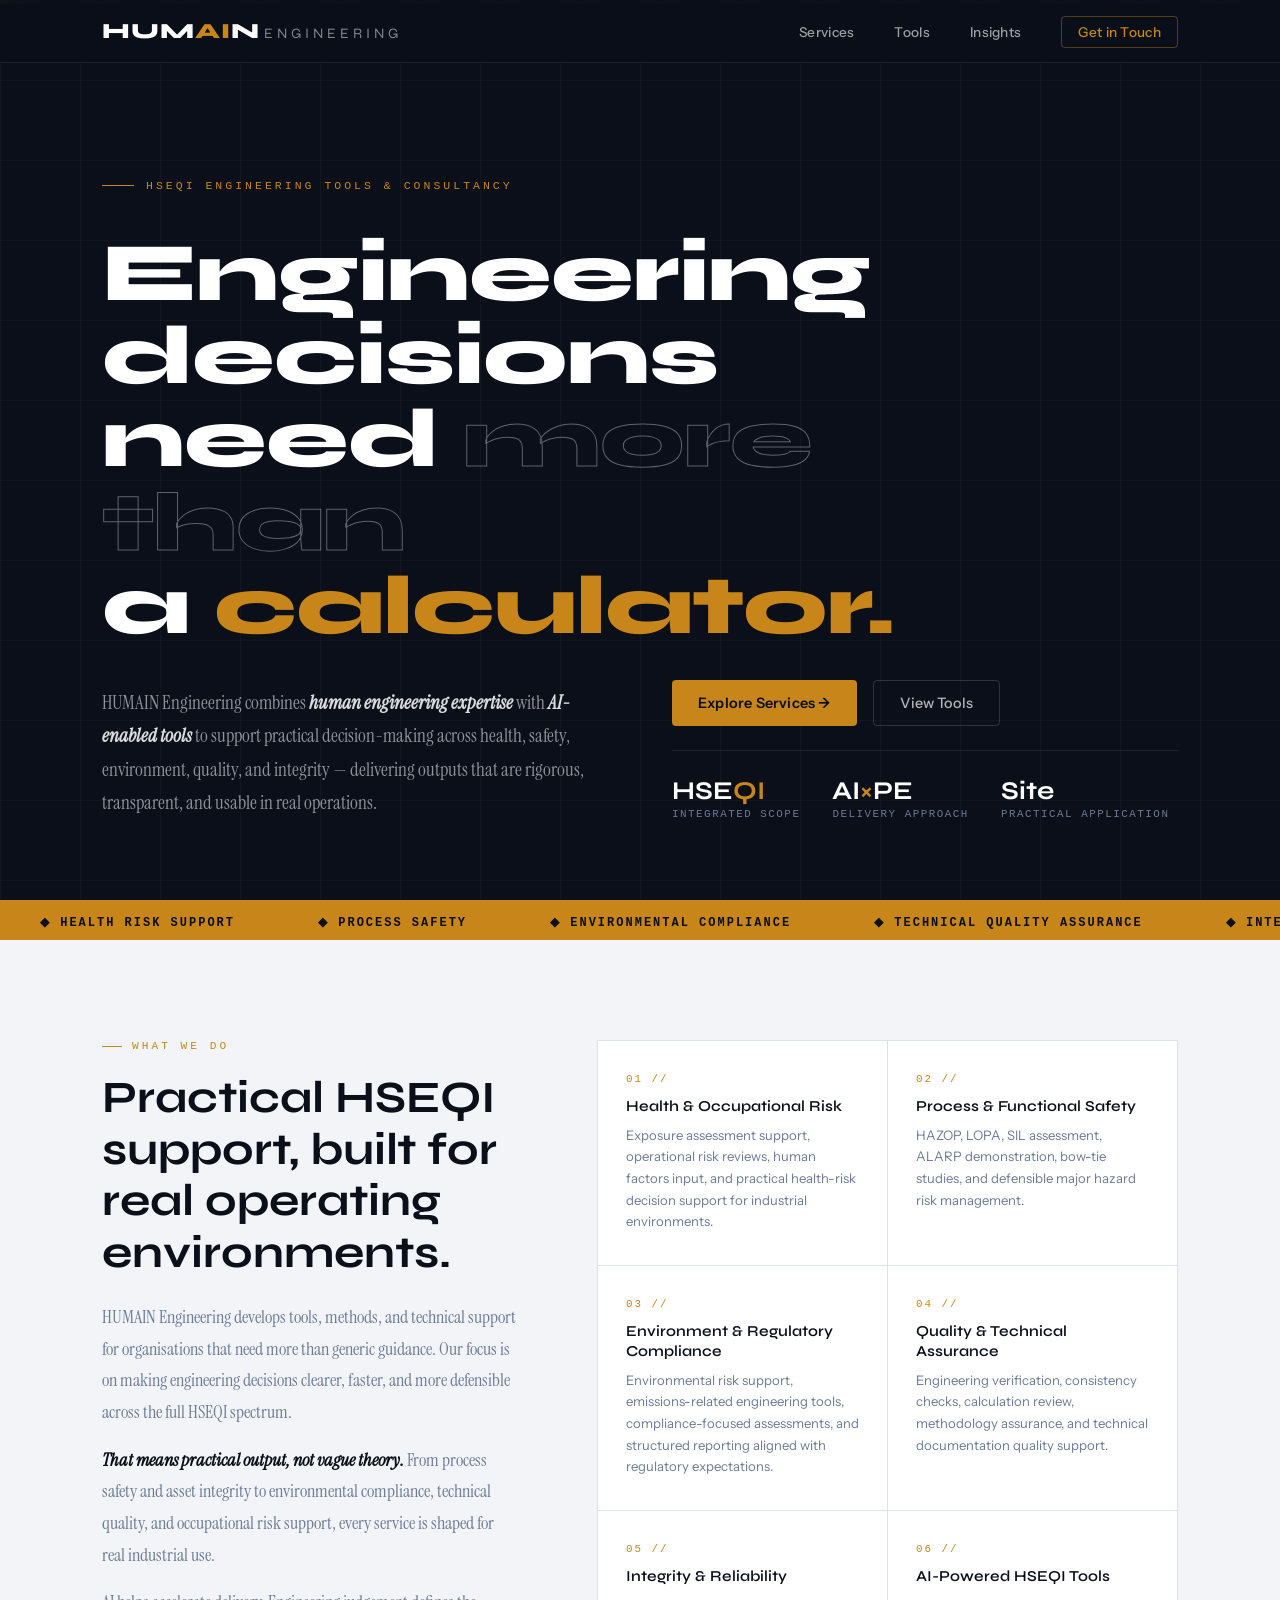
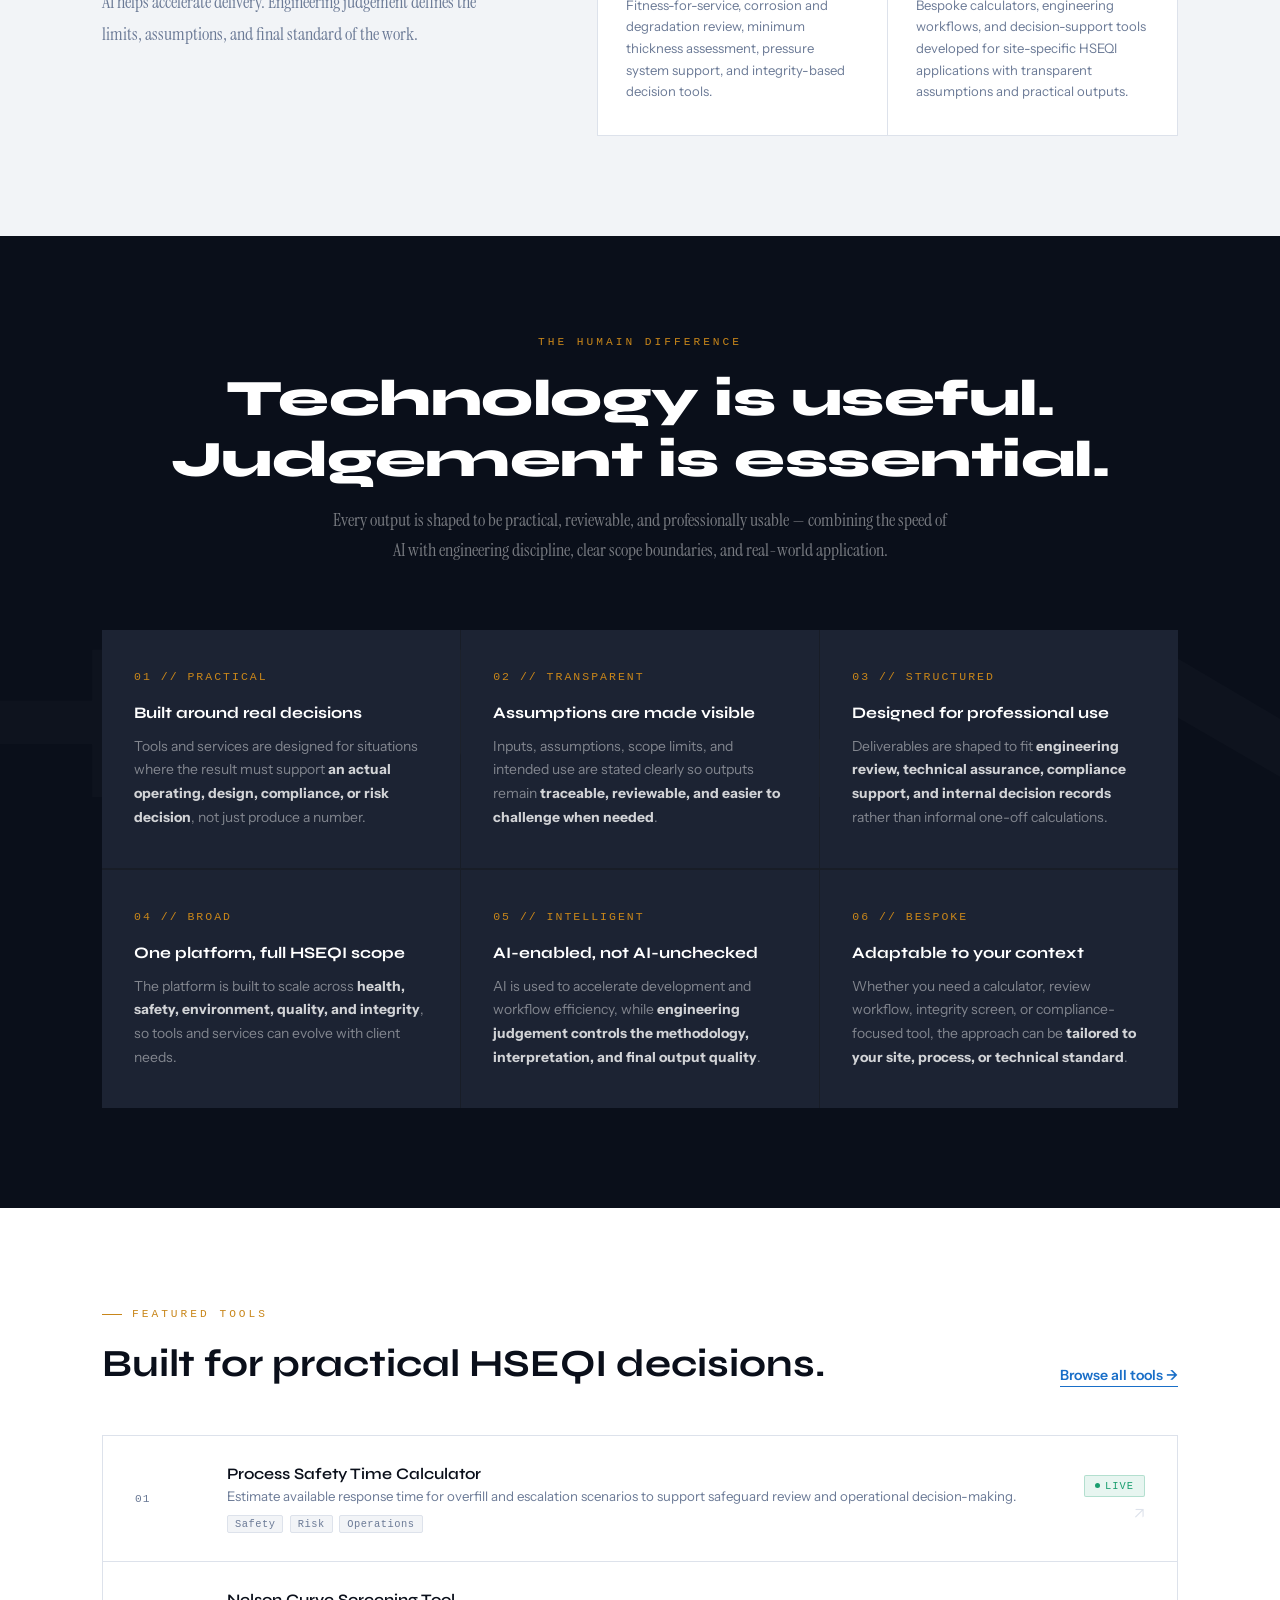
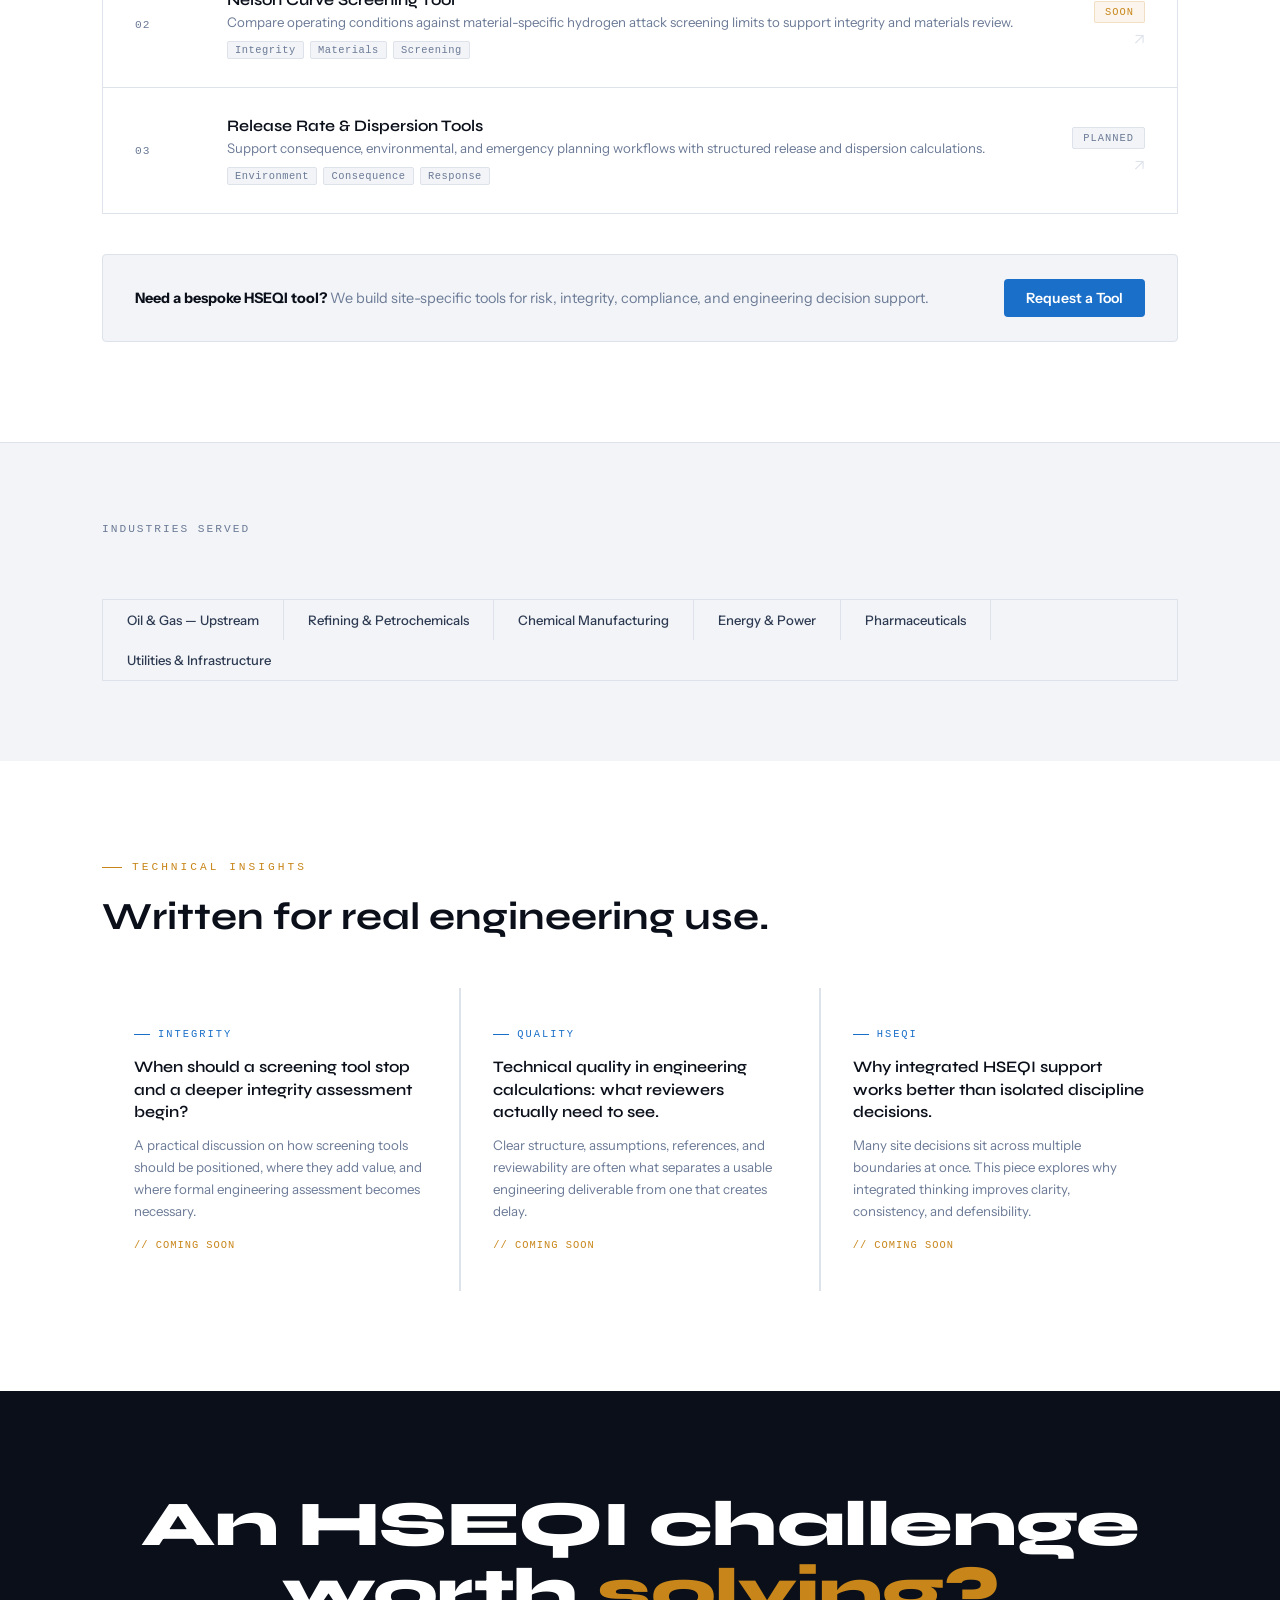
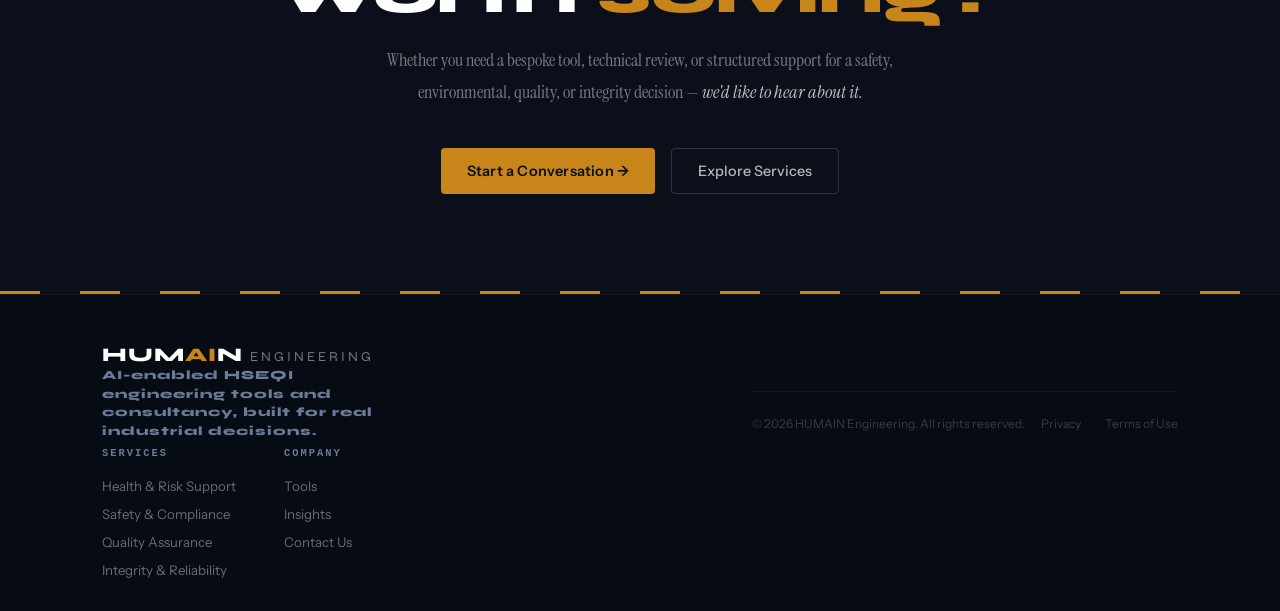
<file: index.html>
<!DOCTYPE html>
<html lang="en">
<head>
  <meta charset="UTF-8"/>
  <meta name="viewport" content="width=device-width, initial-scale=1.0"/>
  <title>HUMAIN Engineering — HSEQI Tools, Consultancy, and Intelligent Decision Support</title>
  <meta name="description" content="HumAIn Engineering provides practical HSEQI tools and consultancy across health, safety, environment, quality, and integrity — combining human engineering judgement with AI-enabled solutions for real-world industrial applications."/>
  <link rel="preconnect" href="https://fonts.googleapis.com">
  <link href="https://fonts.googleapis.com/css2?family=Syne:wght@400;600;700;800&family=Instrument+Sans:wght@400;500;600&family=Instrument+Serif:ital@0;1&display=swap" rel="stylesheet">
  <style>
    :root {
      --ink:       #0a0f1a;
      --ink-soft:  #1c2333;
      --steel:     #2d3a52;
      --fog:       #f2f4f7;
      --white:     #ffffff;
      --rule:      #dde2eb;
      --accent:    #c8861a;
      --accent2:   #1a6fc8;
      --muted:     #6b7a96;
      --live:      #1a9e6f;
    }

    *, *::before, *::after { box-sizing: border-box; margin: 0; padding: 0; }
    html { scroll-behavior: smooth; font-size: 16px; }

    body {
      font-family: 'Instrument Sans', sans-serif;
      background: var(--white);
      color: var(--ink);
      overflow-x: hidden;
    }

    .container { max-width: 1140px; margin: 0 auto; padding: 0 2rem; }
    .mono { font-family: 'Courier New', monospace; }

    a:focus-visible, button:focus-visible {
      outline: 2px solid var(--accent);
      outline-offset: 3px;
    }

    nav {
      position: fixed; top: 0; left: 0; right: 0; z-index: 200;
      background: rgba(10,15,26,0.96);
      backdrop-filter: blur(16px);
      border-bottom: 1px solid rgba(255,255,255,0.07);
    }
    .nav-inner {
      max-width: 1140px; margin: 0 auto; padding: 0 2rem;
      height: 62px; display: flex; align-items: center; justify-content: space-between;
    }
    .nav-brand {
      display: flex; align-items: baseline; gap: 0; text-decoration: none;
    }
    .nav-brand-hum { font-family:'Syne',sans-serif; font-weight:800; font-size:1.35rem; color:var(--white); letter-spacing:1px; }
    .nav-brand-ai { font-family:'Syne',sans-serif; font-weight:800; font-size:1.35rem; color:var(--accent); letter-spacing:1px; }
    .nav-brand-rest { font-family:'Syne',sans-serif; font-weight:400; font-size:0.9rem; color:rgba(255,255,255,0.5); letter-spacing:4px; margin-left:4px; }

    .nav-links { display:flex; align-items:center; gap:2.5rem; list-style:none; }
    .nav-links a { color:rgba(255,255,255,0.6); text-decoration:none; font-size:0.85rem; font-weight:500; letter-spacing:0.3px; transition:color 0.2s; }
    .nav-links a:hover { color:var(--white); }
    .nav-links .nav-contact {
      color: var(--accent) !important;
      border: 1px solid rgba(200,134,26,0.4);
      padding: 7px 16px; border-radius: 4px;
      transition: all 0.2s !important;
    }
    .nav-links .nav-contact:hover { background: var(--accent); color: var(--ink) !important; border-color: var(--accent); }

    .hero {
      min-height: 100vh;
      background: var(--ink);
      display: flex; flex-direction: column; justify-content: flex-end;
      padding: 0;
      position: relative; overflow: hidden;
    }
    .hero-bg {
      position: absolute; inset: 0;
      background-image:
        linear-gradient(rgba(255,255,255,0.028) 1px, transparent 1px),
        linear-gradient(90deg, rgba(255,255,255,0.028) 1px, transparent 1px);
      background-size: 80px 80px;
    }
    .hero-stripe {
      position: absolute; top: 0; left: 0; right: 0;
      height: 4px;
      background: repeating-linear-gradient(
        90deg,
        var(--accent) 0px, var(--accent) 40px,
        var(--ink) 40px, var(--ink) 80px
      );
    }

    .hero-content {
      position: relative; z-index: 2;
      max-width: 1140px; margin: 0 auto; padding: 0 2rem;
      padding-top: 160px; padding-bottom: 80px;
      width: 100%;
    }

    .hero-eyebrow {
      display: flex; align-items: center; gap: 12px;
      margin-bottom: 2.5rem;
    }
    .hero-eyebrow-line { width: 32px; height: 1px; background: var(--accent); }
    .hero-eyebrow span {
      font-family: 'Courier New', monospace;
      font-size: 0.72rem; color: var(--accent);
      text-transform: uppercase; letter-spacing: 3px;
    }

    .hero h1 {
      font-family: 'Syne', sans-serif;
      font-weight: 800;
      font-size: clamp(2.8rem, 6.5vw, 5.8rem);
      line-height: 1.0;
      color: var(--white);
      letter-spacing: -1px;
      max-width: 900px;
      margin-bottom: 2rem;
    }
    .hero h1 em {
      font-style: normal;
      color: transparent;
      -webkit-text-stroke: 1px rgba(255,255,255,0.35);
    }
    .hero h1 .amber { color: var(--accent); -webkit-text-stroke: 0; }

    .hero-body {
      display: grid; grid-template-columns: 1fr 1fr; gap: 4rem;
      align-items: end;
    }

    .hero-desc {
      font-family: 'Instrument Serif', serif;
      font-size: 1.2rem;
      color: rgba(255,255,255,0.55);
      line-height: 1.75;
      max-width: 520px;
    }
    .hero-desc strong { color: rgba(255,255,255,0.85); font-style: italic; }

    .hero-right { display: flex; flex-direction: column; gap: 1.5rem; }
    .hero-ctas { display: flex; gap: 1rem; flex-wrap: wrap; }

    .btn-amber {
      background: var(--accent); color: var(--ink);
      padding: 13px 26px; border-radius: 4px;
      text-decoration: none; font-weight: 600; font-size: 0.9rem;
      letter-spacing: 0.2px;
      transition: all 0.2s;
      display: inline-flex; align-items: center; gap: 8px;
    }
    .btn-amber:hover { background: #e09a25; transform: translateY(-1px); box-shadow: 0 6px 20px rgba(200,134,26,0.35); }

    .btn-ghost {
      background: transparent; color: rgba(255,255,255,0.7);
      padding: 13px 26px; border-radius: 4px;
      text-decoration: none; font-weight: 500; font-size: 0.9rem;
      border: 1px solid rgba(255,255,255,0.15);
      transition: all 0.2s;
    }
    .btn-ghost:hover { border-color: rgba(255,255,255,0.4); color: var(--white); }

    .hero-credentials {
      display: flex; gap: 2rem; flex-wrap: wrap;
      padding-top: 1.5rem;
      border-top: 1px solid rgba(255,255,255,0.08);
    }
    .cred-val {
      font-family: 'Syne', sans-serif;
      font-weight: 700; font-size: 1.6rem; color: var(--white);
    }
    .cred-val span { color: var(--accent); }
    .cred-label {
      font-family: 'Courier New', monospace;
      font-size: 0.68rem; color: var(--muted);
      text-transform: uppercase; letter-spacing: 1.5px;
      margin-top: 2px;
    }

    .ticker {
      background: var(--accent);
      overflow: hidden; white-space: nowrap;
      padding: 10px 0;
    }
    .ticker-track {
      display: inline-block;
      animation: ticker 30s linear infinite;
    }
    .ticker-track span {
      font-family: 'Courier New', monospace;
      font-size: 0.75rem; font-weight: 600;
      color: var(--ink);
      text-transform: uppercase; letter-spacing: 2px;
      padding: 0 2.5rem;
    }
    .ticker-track span::before { content: '◆  '; }
    @keyframes ticker { from { transform: translateX(0); } to { transform: translateX(-50%); } }

    .section-intro {
      padding: 100px 0;
      background: var(--fog);
    }
    .intro-grid {
      display: grid; grid-template-columns: 5fr 7fr; gap: 80px; align-items: start;
    }
    .section-tag {
      font-family: 'Courier New', monospace;
      font-size: 0.7rem; color: var(--accent);
      text-transform: uppercase; letter-spacing: 3px;
      margin-bottom: 1.25rem;
      display: flex; align-items: center; gap: 10px;
    }
    .section-tag::before { content:''; width:20px; height:1px; background:var(--accent); }

    .intro-left h2 {
      font-family: 'Syne', sans-serif;
      font-weight: 700; font-size: clamp(2rem, 3.5vw, 2.8rem);
      line-height: 1.15; color: var(--ink);
      margin-bottom: 1.5rem;
    }
    .intro-left p {
      font-family: 'Instrument Serif', serif;
      font-size: 1.1rem; color: var(--muted);
      line-height: 1.8; margin-bottom: 1rem;
    }
    .intro-left p strong { color: var(--ink); font-style: italic; }

    .intro-right {
      display: grid; grid-template-columns: 1fr 1fr; gap: 1px;
      background: var(--rule);
      border: 1px solid var(--rule);
    }
    .service-cell {
      background: var(--white);
      padding: 2rem 1.75rem;
      transition: background 0.2s;
      cursor: default;
    }
    .service-cell:hover { background: var(--ink); }
    .service-cell:hover .sc-num { color: var(--accent); }
    .service-cell:hover .sc-title { color: var(--white); }
    .service-cell:hover .sc-desc { color: rgba(255,255,255,0.5); }
    .sc-num {
      font-family: 'Courier New', monospace;
      font-size: 0.68rem; color: var(--accent);
      letter-spacing: 2px; margin-bottom: 0.75rem;
      transition: color 0.2s;
    }
    .sc-title {
      font-family: 'Syne', sans-serif;
      font-weight: 600; font-size: 0.95rem;
      color: var(--ink); margin-bottom: 0.5rem;
      transition: color 0.2s;
      line-height: 1.3;
    }
    .sc-desc {
      font-size: 0.82rem; color: var(--muted);
      line-height: 1.65; transition: color 0.2s;
    }

    .section-difference {
      padding: 100px 0;
      background: var(--ink);
      position: relative; overflow: hidden;
    }
    .section-difference::before {
      content: 'HU AI N';
      position: absolute; top: 50%; left: 50%;
      transform: translate(-50%, -50%);
      font-family: 'Syne', sans-serif; font-weight: 800;
      font-size: 18vw; color: rgba(255,255,255,0.02);
      white-space: nowrap; pointer-events: none;
      letter-spacing: 20px;
    }
    .diff-header { text-align: center; margin-bottom: 4rem; position: relative; z-index: 1; }
    .diff-header .section-tag { justify-content: center; }
    .diff-header .section-tag::before { display: none; }
    .diff-header h2 {
      font-family: 'Syne', sans-serif; font-weight: 800;
      font-size: clamp(2rem, 4vw, 3.2rem);
      color: var(--white); letter-spacing: -0.5px;
      margin-bottom: 1rem;
    }
    .diff-header p {
      font-family: 'Instrument Serif', serif;
      font-size: 1.1rem; color: rgba(255,255,255,0.45);
      max-width: 620px; margin: 0 auto; line-height: 1.7;
    }

    .diff-cards {
      display: grid; grid-template-columns: repeat(3, 1fr);
      gap: 1.5px; background: rgba(255,255,255,0.06);
      position: relative; z-index: 1;
    }
    .diff-card {
      background: var(--ink-soft);
      padding: 2.5rem 2rem;
      position: relative; overflow: hidden;
      transition: background 0.3s;
    }
    .diff-card:hover { background: #232f47; }
    .diff-card::after {
      content: '';
      position: absolute; bottom: 0; left: 0; right: 0;
      height: 2px; background: var(--accent);
      transform: scaleX(0); transform-origin: left;
      transition: transform 0.4s;
    }
    .diff-card:hover::after { transform: scaleX(1); }
    .diff-icon {
      font-family: 'Courier New', monospace;
      font-size: 0.72rem;
      color: var(--accent);
      letter-spacing: 2px;
      text-transform: uppercase;
      margin-bottom: 1.25rem;
      display: block;
    }
    .diff-card h3 {
      font-family: 'Syne', sans-serif;
      font-weight: 700; font-size: 1rem;
      color: var(--white); margin-bottom: 0.75rem;
    }
    .diff-card p {
      font-size: 0.87rem; color: rgba(255,255,255,0.45);
      line-height: 1.7;
    }
    .diff-card p strong { color: rgba(255,255,255,0.8); }

    .section-tools {
      padding: 100px 0;
      background: var(--white);
    }
    .tools-header {
      display: flex; justify-content: space-between; align-items: flex-end;
      margin-bottom: 3rem; flex-wrap: wrap; gap: 1rem;
    }
    .tools-header h2 {
      font-family: 'Syne', sans-serif; font-weight: 700;
      font-size: clamp(1.8rem, 3vw, 2.5rem);
      color: var(--ink);
    }
    .tools-header a {
      color: var(--accent2); text-decoration: none;
      font-size: 0.88rem; font-weight: 600;
      display: flex; align-items: center; gap: 6px;
      border-bottom: 1px solid var(--accent2);
      padding-bottom: 2px; transition: opacity 0.2s;
    }
    .tools-header a:hover { opacity: 0.7; }

    .tools-list { display: flex; flex-direction: column; gap: 0; border: 1px solid var(--rule); }
    .tool-row {
      display: grid; grid-template-columns: 60px 1fr auto;
      align-items: center; gap: 2rem;
      padding: 1.75rem 2rem;
      border-bottom: 1px solid var(--rule);
      text-decoration: none; color: inherit;
      transition: background 0.2s;
      position: relative;
    }
    .tool-row:last-child { border-bottom: none; }
    .tool-row:hover { background: var(--fog); }
    .tool-row::before {
      content: ''; position: absolute; left: 0; top: 0; bottom: 0;
      width: 3px; background: var(--accent);
      transform: scaleY(0); transform-origin: top;
      transition: transform 0.25s;
    }
    .tool-row:hover::before { transform: scaleY(1); }
    .tool-row-num {
      font-family: 'Courier New', monospace;
      font-size: 0.7rem; color: var(--muted);
      letter-spacing: 1px;
    }
    .tool-row-name {
      font-family: 'Syne', sans-serif;
      font-weight: 600; font-size: 1rem;
      color: var(--ink); margin-bottom: 0.25rem;
    }
    .tool-row-desc {
      font-size: 0.83rem; color: var(--muted); line-height: 1.5;
    }
    .tool-row-tags { display: flex; gap: 0.4rem; margin-top: 0.5rem; flex-wrap: wrap; }
    .tool-row-tag {
      font-family: 'Courier New', monospace;
      font-size: 0.65rem; letter-spacing: 0.5px;
      background: var(--fog); border: 1px solid var(--rule);
      padding: 2px 7px; border-radius: 2px; color: var(--muted);
    }
    .tool-row-status {
      display: flex; flex-direction: column; align-items: flex-end; gap: 6px;
      flex-shrink: 0;
    }
    .status-badge {
      display: inline-flex; align-items: center; gap: 5px;
      font-family: 'Courier New', monospace;
      font-size: 0.65rem; letter-spacing: 1px;
      padding: 4px 10px; border-radius: 2px;
      text-transform: uppercase;
    }
    .sb-live { background: rgba(26,158,111,0.1); color: var(--live); border: 1px solid rgba(26,158,111,0.25); }
    .sb-live::before { content:''; width:5px;height:5px;background:var(--live);border-radius:50%;animation:pulse 2s infinite; }
    .sb-soon { background: rgba(200,134,26,0.08); color: var(--accent); border: 1px solid rgba(200,134,26,0.2); }
    .sb-planned { background: var(--fog); color: var(--muted); border: 1px solid var(--rule); }
    .tool-arrow { font-size: 1rem; color: var(--rule); transition: color 0.2s, transform 0.2s; }
    .tool-row:hover .tool-arrow { color: var(--accent); transform: translate(3px,-3px); }
    @keyframes pulse { 0%,100%{opacity:1;transform:scale(1)}50%{opacity:0.4;transform:scale(1.5)} }

    .tools-cta-bar {
      margin-top: 2.5rem;
      background: var(--fog); border: 1px solid var(--rule);
      border-radius: 4px; padding: 1.5rem 2rem;
      display: flex; justify-content: space-between; align-items: center; flex-wrap: wrap; gap: 1rem;
    }
    .tools-cta-bar p { font-size: 0.9rem; color: var(--muted); }
    .tools-cta-bar p strong { color: var(--ink); }
    .btn-blue {
      background: var(--accent2); color: var(--white);
      padding: 10px 22px; border-radius: 4px;
      text-decoration: none; font-weight: 600; font-size: 0.88rem;
      transition: background 0.2s;
    }
    .btn-blue:hover { background: #155db5; }

    .section-industries {
      padding: 80px 0;
      background: var(--fog);
      border-top: 1px solid var(--rule);
    }
    .industries-inner {
      display: flex; align-items: center; gap: 4rem; flex-wrap: wrap;
    }
    .industries-label {
      font-family: 'Courier New', monospace;
      font-size: 0.7rem; color: var(--muted);
      text-transform: uppercase; letter-spacing: 2px;
      flex-shrink: 0;
    }
    .industries-list {
      display: flex; gap: 0; flex-wrap: wrap;
      border: 1px solid var(--rule);
    }
    .industry-item {
      padding: 0.75rem 1.5rem;
      border-right: 1px solid var(--rule);
      font-size: 0.82rem; font-weight: 500; color: var(--steel);
      transition: all 0.2s; cursor: default;
    }
    .industry-item:last-child { border-right: none; }
    .industry-item:hover { background: var(--ink); color: var(--white); }

    .section-insights {
      padding: 100px 0;
      background: var(--white);
    }
    .insights-grid { display: grid; grid-template-columns: repeat(3,1fr); gap: 2px; background: var(--rule); }
    .insight-card {
      background: var(--white);
      padding: 2.5rem 2rem;
      text-decoration: none; display: block;
      transition: background 0.2s;
    }
    .insight-card:hover { background: var(--fog); }
    .insight-topic {
      font-family: 'Courier New', monospace;
      font-size: 0.65rem; color: var(--accent2);
      text-transform: uppercase; letter-spacing: 2px;
      margin-bottom: 1rem;
      display: flex; align-items: center; gap: 8px;
    }
    .insight-topic::before { content:''; width:16px; height:1px; background:var(--accent2); }
    .insight-card h3 {
      font-family: 'Syne', sans-serif;
      font-weight: 600; font-size: 1rem;
      color: var(--ink); line-height: 1.4;
      margin-bottom: 0.75rem;
    }
    .insight-card p { font-size: 0.83rem; color: var(--muted); line-height: 1.65; margin-bottom: 1rem; }
    .insight-coming {
      font-family: 'Courier New', monospace;
      font-size: 0.65rem; color: var(--accent);
      text-transform: uppercase; letter-spacing: 1px;
    }

    .section-cta {
      padding: 100px 0;
      background: var(--ink);
      text-align: center;
      position: relative; overflow: hidden;
    }
    .section-cta::before {
      content: '';
      position: absolute; bottom: 0; left: 0; right: 0; height: 3px;
      background: repeating-linear-gradient(90deg, var(--accent) 0,var(--accent) 40px, transparent 40px, transparent 80px);
    }
    .cta-inner { position: relative; z-index: 1; }
    .cta-inner h2 {
      font-family: 'Syne', sans-serif; font-weight: 800;
      font-size: clamp(2rem, 5vw, 4rem);
      color: var(--white); line-height: 1.05;
      margin-bottom: 1.25rem; letter-spacing: -0.5px;
    }
    .cta-inner h2 span { color: var(--accent); }
    .cta-inner p {
      font-family: 'Instrument Serif', serif;
      font-size: 1.15rem; color: rgba(255,255,255,0.45);
      max-width: 560px; margin: 0 auto 2.5rem; line-height: 1.7;
    }
    .cta-inner p em { color: rgba(255,255,255,0.75); font-style: italic; }
    .cta-actions { display: flex; justify-content: center; gap: 1rem; flex-wrap: wrap; }

    footer {
      background: #060b14;
      border-top: 1px solid rgba(255,255,255,0.05);
      padding: 3rem 0 2rem;
    }
    .footer-inner {
      display: flex; justify-content: space-between;
      align-items: flex-start; flex-wrap: wrap; gap: 2rem;
    }
    .footer-brand-name {
      font-family: 'Syne', sans-serif; font-weight: 800;
      font-size: 1.2rem; color: var(--white); letter-spacing: 1px;
      margin-bottom: 0.4rem;
    }
    .footer-brand-name span { color: var(--accent); }
    .footer-brand-tag { font-size: 0.78rem; color: var(--muted); line-height: 1.5; max-width: 290px; }
    .footer-nav { display: flex; gap: 3rem; flex-wrap: wrap; }
    .footer-col h4 {
      font-family: 'Courier New', monospace;
      font-size: 0.65rem; color: var(--muted);
      text-transform: uppercase; letter-spacing: 2px;
      margin-bottom: 1rem;
    }
    .footer-col ul { list-style: none; display: flex; flex-direction: column; gap: 0.5rem; }
    .footer-col a { font-size: 0.83rem; color: rgba(255,255,255,0.4); text-decoration: none; transition: color 0.2s; }
    .footer-col a:hover { color: var(--white); }
    .footer-bottom {
      margin-top: 3rem; padding-top: 1.5rem;
      border-top: 1px solid rgba(255,255,255,0.05);
      display: flex; justify-content: space-between; align-items: center;
      flex-wrap: wrap; gap: 1rem;
    }
    .footer-copy { font-size: 0.75rem; color: rgba(255,255,255,0.2); }
    .footer-legal { display: flex; gap: 1.5rem; }
    .footer-legal a { font-size: 0.75rem; color: rgba(255,255,255,0.2); text-decoration: none; }
    .footer-legal a:hover { color: rgba(255,255,255,0.5); }

    .reveal { opacity:0; transform:translateY(28px); transition:opacity 0.65s ease, transform 0.65s ease; }
    .reveal.visible { opacity:1; transform:translateY(0); }
    .reveal-d1 { transition-delay: 0.1s; }
    .reveal-d2 { transition-delay: 0.2s; }
    .reveal-d3 { transition-delay: 0.3s; }

    @media(max-width:900px) {
      .intro-grid { grid-template-columns:1fr; gap:3rem; }
      .intro-right { grid-template-columns:1fr; }
      .diff-cards { grid-template-columns:1fr; }
      .insights-grid { grid-template-columns:1fr; }
      .hero-body { grid-template-columns:1fr; gap:2.5rem; }
      .tool-row { grid-template-columns:40px 1fr; }
      .tool-row-status { display:none; }
      .footer-nav { gap:2rem; }
    }
    @media(max-width:600px) {
      .nav-links { display:none; }
      .hero-credentials { gap:1.5rem; }
      .industries-list { flex-direction:column; }
      .industry-item { border-right:none; border-bottom:1px solid var(--rule); }
    }
    @media (prefers-reduced-motion: reduce) {
      html { scroll-behavior: auto; }
      .reveal { opacity: 1; transform: none; transition: none; }
      .ticker-track, .sb-live::before { animation: none; }
    }
  </style>
</head>
<body>

<nav aria-label="Primary navigation">
  <div class="nav-inner">
    <a href="/" class="nav-brand">
       <span class="nav-brand-hum">HUM</span><span class="nav-brand-ai">AI</span><span class="nav-brand-hum">N</span><span class="nav-brand-rest"> ENGINEERING</span>
    </a>
    <ul class="nav-links">
      <li><a href="/services/">Services</a></li>
      <li><a href="/tools/">Tools</a></li>
      <li><a href="/insights/">Insights</a></li>
      <li><a href="/contact/" class="nav-contact">Get in Touch</a></li>
    </ul>
  </div>
</nav>

<main>
  <section class="hero">
    <div class="hero-bg"></div>
    <div class="hero-stripe"></div>
    <div class="hero-content">
      <div class="hero-eyebrow">
        <div class="hero-eyebrow-line"></div>
        <span>HSEQI Engineering Tools &amp; Consultancy</span>
      </div>
      <h1>
        Engineering decisions<br>
        need <em>more than</em><br>
        a <span class="amber">calculator.</span>
      </h1>
      <div class="hero-body">
        <p class="hero-desc">
          HUMAIN Engineering combines <strong>human engineering expertise</strong> with <strong>AI-enabled tools</strong> to support practical decision-making across health, safety, environment, quality, and integrity — delivering outputs that are rigorous, transparent, and usable in real operations.
        </p>
        <div class="hero-right">
          <div class="hero-ctas">
            <a href="/services/" class="btn-amber">Explore Services →</a>
            <a href="/tools/" class="btn-ghost">View Tools</a>
          </div>
          <div class="hero-credentials">
            <div class="cred-item">
              <div class="cred-val">HSE<span>QI</span></div>
              <div class="cred-label">Integrated Scope</div>
            </div>
            <div class="cred-item">
              <div class="cred-val">AI<span>×</span>PE</div>
              <div class="cred-label">Delivery Approach</div>
            </div>
            <div class="cred-item">
              <div class="cred-val">Site</div>
              <div class="cred-label">Practical Application</div>
            </div>
          </div>
        </div>
      </div>
    </div>
  </section>

  <div class="ticker" aria-hidden="true">
    <div class="ticker-track">
      <span>Health Risk Support</span>
      <span>Process Safety</span>
      <span>Environmental Compliance</span>
      <span>Technical Quality Assurance</span>
      <span>Integrity Management</span>
      <span>Risk Assessment Tools</span>
      <span>Inspection Support</span>
      <span>Engineering Decision Support</span>
      <span>Health Risk Support</span>
      <span>Process Safety</span>
      <span>Environmental Compliance</span>
      <span>Technical Quality Assurance</span>
      <span>Integrity Management</span>
      <span>Risk Assessment Tools</span>
      <span>Inspection Support</span>
      <span>Engineering Decision Support</span>
    </div>
  </div>

  <section class="section-intro">
    <div class="container">
      <div class="intro-grid">
        <div class="intro-left reveal">
          <div class="section-tag">What We Do</div>
          <h2>Practical HSEQI support, built for real operating environments.</h2>
          <p>
            HUMAIN Engineering develops tools, methods, and technical support for organisations that need more than generic guidance. Our focus is on making engineering decisions clearer, faster, and more defensible across the full HSEQI spectrum.
          </p>
          <p>
            <strong>That means practical output, not vague theory.</strong> From process safety and asset integrity to environmental compliance, technical quality, and occupational risk support, every service is shaped for real industrial use.
          </p>
          <p>
            AI helps accelerate delivery. Engineering judgement defines the limits, assumptions, and final standard of the work.
          </p>
        </div>
        <div class="intro-right reveal reveal-d2">
          <div class="service-cell">
            <div class="sc-num">01 //</div>
            <div class="sc-title">Health &amp; Occupational Risk</div>
            <div class="sc-desc">Exposure assessment support, operational risk reviews, human factors input, and practical health-risk decision support for industrial environments.</div>
          </div>
          <div class="service-cell">
            <div class="sc-num">02 //</div>
            <div class="sc-title">Process &amp; Functional Safety</div>
            <div class="sc-desc">HAZOP, LOPA, SIL assessment, ALARP demonstration, bow-tie studies, and defensible major hazard risk management.</div>
          </div>
          <div class="service-cell">
            <div class="sc-num">03 //</div>
            <div class="sc-title">Environment &amp; Regulatory Compliance</div>
            <div class="sc-desc">Environmental risk support, emissions-related engineering tools, compliance-focused assessments, and structured reporting aligned with regulatory expectations.</div>
          </div>
          <div class="service-cell">
            <div class="sc-num">04 //</div>
            <div class="sc-title">Quality &amp; Technical Assurance</div>
            <div class="sc-desc">Engineering verification, consistency checks, calculation review, methodology assurance, and technical documentation quality support.</div>
          </div>
          <div class="service-cell">
            <div class="sc-num">05 //</div>
            <div class="sc-title">Integrity &amp; Reliability</div>
            <div class="sc-desc">Fitness-for-service, corrosion and degradation review, minimum thickness assessment, pressure system support, and integrity-based decision tools.</div>
          </div>
          <div class="service-cell">
            <div class="sc-num">06 //</div>
            <div class="sc-title">AI-Powered HSEQI Tools</div>
            <div class="sc-desc">Bespoke calculators, engineering workflows, and decision-support tools developed for site-specific HSEQI applications with transparent assumptions and practical outputs.</div>
          </div>
        </div>
      </div>
    </div>
  </section>

  <section class="section-difference">
    <div class="container">
      <div class="diff-header reveal">
        <div class="section-tag">The HUMAIN Difference</div>
        <h2>Technology is useful. Judgement is essential.</h2>
        <p>Every output is shaped to be practical, reviewable, and professionally usable — combining the speed of AI with engineering discipline, clear scope boundaries, and real-world application.</p>
      </div>
      <div class="diff-cards reveal">
        <div class="diff-card">
          <span class="diff-icon">01 // PRACTICAL</span>
          <h3>Built around real decisions</h3>
          <p>Tools and services are designed for situations where the result must support <strong>an actual operating, design, compliance, or risk decision</strong>, not just produce a number.</p>
        </div>
        <div class="diff-card">
          <span class="diff-icon">02 // TRANSPARENT</span>
          <h3>Assumptions are made visible</h3>
          <p>Inputs, assumptions, scope limits, and intended use are stated clearly so outputs remain <strong>traceable, reviewable, and easier to challenge when needed</strong>.</p>
        </div>
        <div class="diff-card">
          <span class="diff-icon">03 // STRUCTURED</span>
          <h3>Designed for professional use</h3>
          <p>Deliverables are shaped to fit <strong>engineering review, technical assurance, compliance support, and internal decision records</strong> rather than informal one-off calculations.</p>
        </div>
        <div class="diff-card">
          <span class="diff-icon">04 // BROAD</span>
          <h3>One platform, full HSEQI scope</h3>
          <p>The platform is built to scale across <strong>health, safety, environment, quality, and integrity</strong>, so tools and services can evolve with client needs.</p>
        </div>
        <div class="diff-card">
          <span class="diff-icon">05 // INTELLIGENT</span>
          <h3>AI-enabled, not AI-unchecked</h3>
          <p>AI is used to accelerate development and workflow efficiency, while <strong>engineering judgement controls the methodology, interpretation, and final output quality</strong>.</p>
        </div>
        <div class="diff-card">
          <span class="diff-icon">06 // BESPOKE</span>
          <h3>Adaptable to your context</h3>
          <p>Whether you need a calculator, review workflow, integrity screen, or compliance-focused tool, the approach can be <strong>tailored to your site, process, or technical standard</strong>.</p>
        </div>
      </div>
    </div>
  </section>

  <section class="section-tools">
    <div class="container">
      <div class="tools-header reveal">
        <div>
          <div class="section-tag">Featured Tools</div>
          <h2>Built for practical HSEQI decisions.</h2>
        </div>
        <a href="/tools/">Browse all tools →</a>
      </div>

      <div class="tools-list reveal reveal-d1">
        <a class="tool-row" href="/tools/process-safety-time/">
          <div class="tool-row-num">01</div>
          <div class="tool-row-info">
            <div class="tool-row-name">Process Safety Time Calculator</div>
            <div class="tool-row-desc">Estimate available response time for overfill and escalation scenarios to support safeguard review and operational decision-making.</div>
            <div class="tool-row-tags">
              <span class="tool-row-tag">Safety</span>
              <span class="tool-row-tag">Risk</span>
              <span class="tool-row-tag">Operations</span>
            </div>
          </div>
          <div class="tool-row-status">
            <span class="status-badge sb-live">Live</span>
            <span class="tool-arrow">↗</span>
          </div>
        </a>

        <a class="tool-row" href="/tools/nelson-curve/">
          <div class="tool-row-num">02</div>
          <div class="tool-row-info">
            <div class="tool-row-name">Nelson Curve Screening Tool</div>
            <div class="tool-row-desc">Compare operating conditions against material-specific hydrogen attack screening limits to support integrity and materials review.</div>
            <div class="tool-row-tags">
              <span class="tool-row-tag">Integrity</span>
              <span class="tool-row-tag">Materials</span>
              <span class="tool-row-tag">Screening</span>
            </div>
          </div>
          <div class="tool-row-status">
            <span class="status-badge sb-soon">Soon</span>
            <span class="tool-arrow">↗</span>
          </div>
        </a>

        <a class="tool-row" href="/tools/release-rate/">
          <div class="tool-row-num">03</div>
          <div class="tool-row-info">
            <div class="tool-row-name">Release Rate &amp; Dispersion Tools</div>
            <div class="tool-row-desc">Support consequence, environmental, and emergency planning workflows with structured release and dispersion calculations.</div>
            <div class="tool-row-tags">
              <span class="tool-row-tag">Environment</span>
              <span class="tool-row-tag">Consequence</span>
              <span class="tool-row-tag">Response</span>
            </div>
          </div>
          <div class="tool-row-status">
            <span class="status-badge sb-planned">Planned</span>
            <span class="tool-arrow">↗</span>
          </div>
        </a>
      </div>

      <div class="tools-cta-bar reveal">
        <p><strong>Need a bespoke HSEQI tool?</strong> We build site-specific tools for risk, integrity, compliance, and engineering decision support.</p>
        <a href="/contact/" class="btn-blue">Request a Tool</a>
      </div>
    </div>
  </section>

  <section class="section-industries">
    <div class="container">
      <div class="industries-inner">
        <div class="industries-label">Industries Served</div>
        <div class="industries-list">
          <div class="industry-item">Oil &amp; Gas — Upstream</div>
          <div class="industry-item">Refining &amp; Petrochemicals</div>
          <div class="industry-item">Chemical Manufacturing</div>
          <div class="industry-item">Energy &amp; Power</div>
          <div class="industry-item">Pharmaceuticals</div>
          <div class="industry-item">Utilities &amp; Infrastructure</div>
        </div>
      </div>
    </div>
  </section>

  <section class="section-insights">
    <div class="container">
      <div class="tools-header reveal">
        <div>
          <div class="section-tag">Technical Insights</div>
          <h2>Written for real engineering use.</h2>
        </div>
      </div>
      <div class="insights-grid reveal">
        <div class="insight-card">
          <div class="insight-topic">Integrity</div>
          <h3>When should a screening tool stop and a deeper integrity assessment begin?</h3>
          <p>A practical discussion on how screening tools should be positioned, where they add value, and where formal engineering assessment becomes necessary.</p>
          <div class="insight-coming">// Coming Soon</div>
        </div>
        <div class="insight-card">
          <div class="insight-topic">Quality</div>
          <h3>Technical quality in engineering calculations: what reviewers actually need to see.</h3>
          <p>Clear structure, assumptions, references, and reviewability are often what separates a usable engineering deliverable from one that creates delay.</p>
          <div class="insight-coming">// Coming Soon</div>
        </div>
        <div class="insight-card">
          <div class="insight-topic">HSEQI</div>
          <h3>Why integrated HSEQI support works better than isolated discipline decisions.</h3>
          <p>Many site decisions sit across multiple boundaries at once. This piece explores why integrated thinking improves clarity, consistency, and defensibility.</p>
          <div class="insight-coming">// Coming Soon</div>
        </div>
      </div>
    </div>
  </section>

  <section class="section-cta">
    <div class="container">
      <div class="cta-inner reveal">
        <h2>An HSEQI challenge<br>worth <span>solving?</span></h2>
        <p>Whether you need a bespoke tool, technical review, or structured support for a safety, environmental, quality, or integrity decision — <em>we'd like to hear about it.</em></p>
        <div class="cta-actions">
          <a href="/contact/" class="btn-amber">Start a Conversation →</a>
          <a href="/services/" class="btn-ghost">Explore Services</a>
        </div>
      </div>
    </div>
  </section>
</main>

<footer>
  <div class="container">
    <div class="footer-inner">
      <div class="footer-brand">
        <div class="footer-brand-name">HUM<span>AI</span>N <span style="font-weight:400;font-size:0.85rem;color:rgba(255,255,255,0.45);letter-spacing:3px;">ENGINEERING</span>
        <div class="footer-brand-tag">AI-enabled HSEQI engineering tools and consultancy, built for real industrial decisions.</div>
      </div>
      <div class="footer-nav">
        <div class="footer-col">
          <h4>Services</h4>
          <ul>
            <li><a href="/services/">Health &amp; Risk Support</a></li>
            <li><a href="/services/">Safety &amp; Compliance</a></li>
            <li><a href="/services/">Quality Assurance</a></li>
            <li><a href="/services/">Integrity &amp; Reliability</a></li>
          </ul>
        </div>
        <div class="footer-col">
          <h4>Company</h4>
          <ul>
            <li><a href="/tools/">Tools</a></li>
            <li><a href="/insights/">Insights</a></li>
            <li><a href="/contact/">Contact Us</a></li>
          </ul>
        </div>
      </div>
    </div>
    <div class="footer-bottom">
      <div class="footer-copy">© 2026 HUMAIN Engineering. All rights reserved.</div>
      <div class="footer-legal">
        <a href="/privacy/">Privacy</a>
        <a href="/terms/">Terms of Use</a>
      </div>
    </div>
  </div>
</footer>

<script>
  const obs = new IntersectionObserver(entries => {
    entries.forEach(e => { if (e.isIntersecting) e.target.classList.add('visible'); });
  }, { threshold: 0.08 });
  document.querySelectorAll('.reveal').forEach(el => obs.observe(el));
</script>
</body>
</html>
</file>
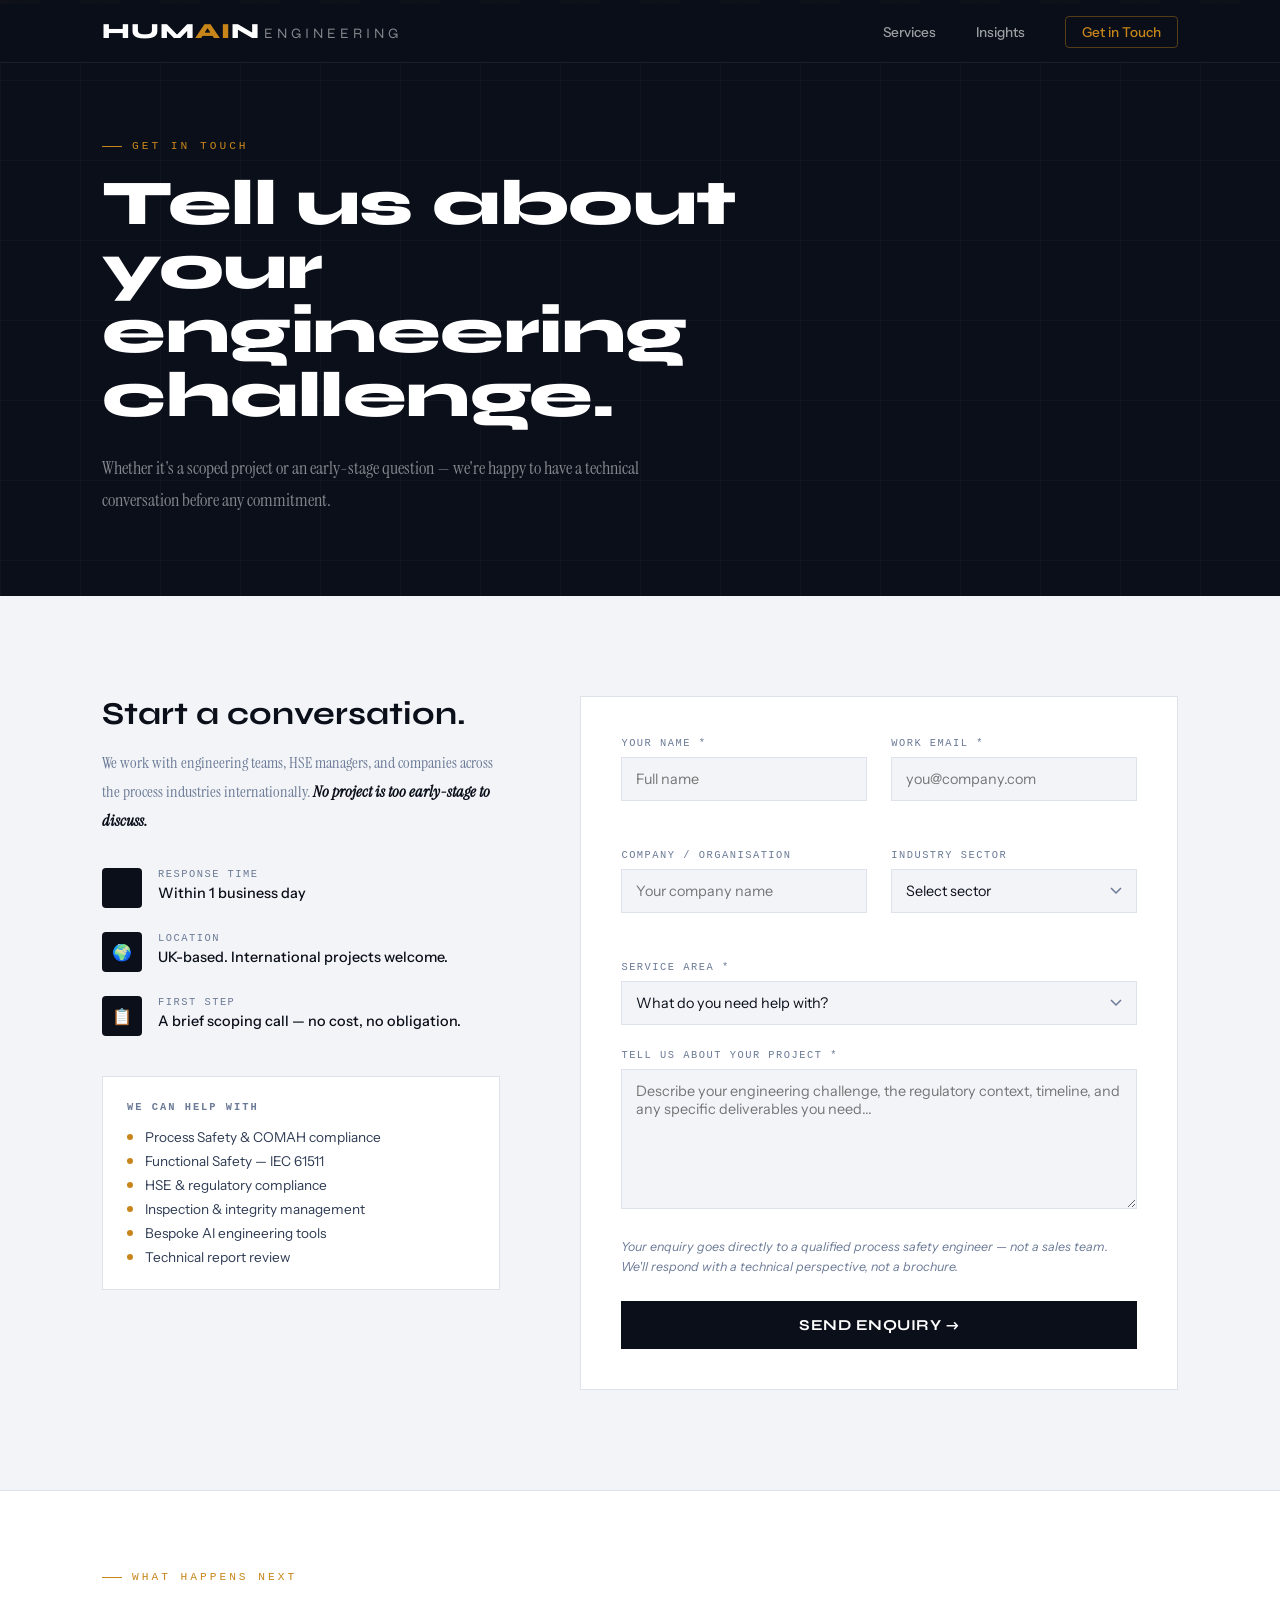
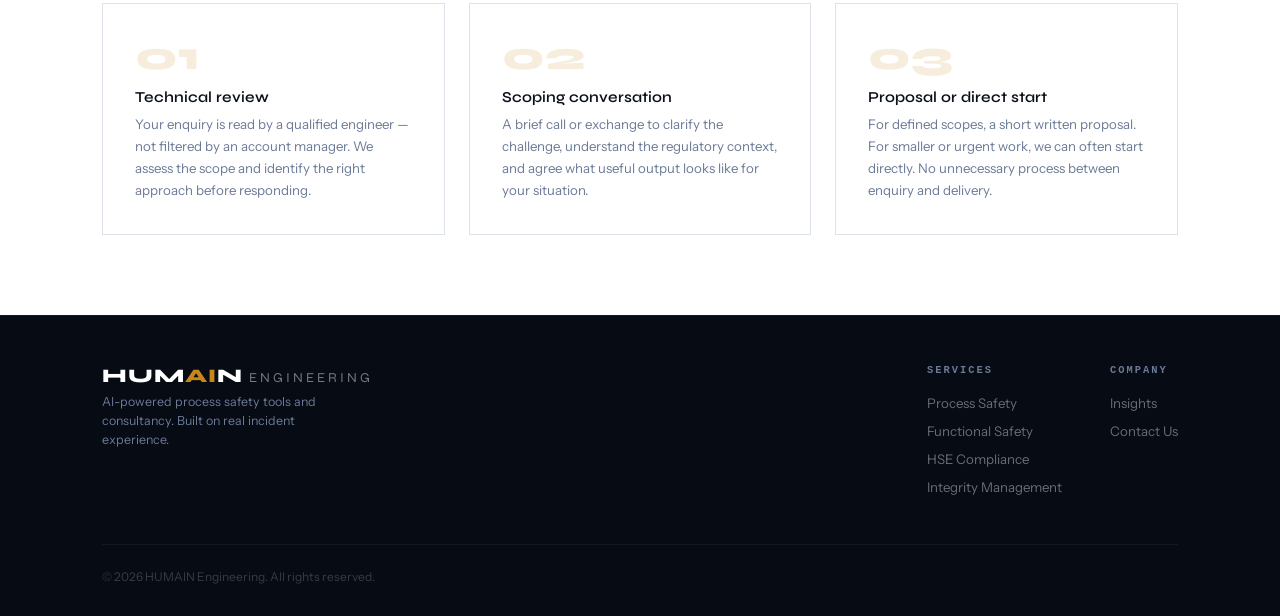
<file: contact/index.html>
<!DOCTYPE html>
<html lang="en">
<head>
  <meta charset="UTF-8"/>
  <meta name="viewport" content="width=device-width, initial-scale=1.0"/>
  <title>Contact — HUMAIN Engineering</title>
  <meta name="description" content="Get in touch with HUMAIN Engineering for process safety, functional safety and HSE consultancy."/>
  <link rel="preconnect" href="https://fonts.googleapis.com">
  <link href="https://fonts.googleapis.com/css2?family=Syne:wght@400;600;700;800&family=Instrument+Sans:wght@400;500;600&family=Instrument+Serif:ital@0;1&display=swap" rel="stylesheet">
  <style>
    :root {
      --ink:#0a0f1a; --ink-soft:#1c2333; --steel:#2d3a52;
      --fog:#f2f4f7; --white:#ffffff; --rule:#dde2eb;
      --accent:#c8861a; --accent2:#1a6fc8; --muted:#6b7a96; --live:#1a9e6f;
    }
    *,*::before,*::after{box-sizing:border-box;margin:0;padding:0;}
    html{scroll-behavior:smooth;}
    body{font-family:'Instrument Sans',sans-serif;background:var(--white);color:var(--ink);overflow-x:hidden;}
    .container{max-width:1140px;margin:0 auto;padding:0 2rem;}

    nav{position:fixed;top:0;left:0;right:0;z-index:200;background:rgba(10,15,26,0.96);backdrop-filter:blur(16px);border-bottom:1px solid rgba(255,255,255,0.07);}
    .nav-inner{max-width:1140px;margin:0 auto;padding:0 2rem;height:62px;display:flex;align-items:center;justify-content:space-between;}
    .nav-brand{display:flex;align-items:baseline;text-decoration:none;}
    .nav-brand-hum{font-family:'Syne',sans-serif;font-weight:800;font-size:1.35rem;color:var(--white);letter-spacing:1px;}
    .nav-brand-ai{font-family:'Syne',sans-serif;font-weight:800;font-size:1.35rem;color:var(--accent);letter-spacing:1px;}
    .nav-brand-rest{font-family:'Syne',sans-serif;font-weight:400;font-size:0.9rem;color:rgba(255,255,255,0.5);letter-spacing:4px;margin-left:4px;}
    .nav-links{display:flex;align-items:center;gap:2.5rem;list-style:none;}
    .nav-links a{color:rgba(255,255,255,0.6);text-decoration:none;font-size:0.85rem;font-weight:500;transition:color 0.2s;}
    .nav-links a:hover,.nav-links a.active{color:var(--white);}
    .nav-links .nav-contact{color:var(--accent)!important;border:1px solid rgba(200,134,26,0.4);padding:7px 16px;border-radius:4px;transition:all 0.2s!important;}
    .nav-links .nav-contact:hover{background:var(--accent);color:var(--ink)!important;}

    .page-hero{background:var(--ink);padding:140px 0 80px;position:relative;overflow:hidden;}
    .page-hero-bg{position:absolute;inset:0;background-image:linear-gradient(rgba(255,255,255,0.025) 1px,transparent 1px),linear-gradient(90deg,rgba(255,255,255,0.025) 1px,transparent 1px);background-size:80px 80px;}
    .hero-stripe{position:absolute;top:0;left:0;right:0;height:4px;background:repeating-linear-gradient(90deg,var(--accent) 0,var(--accent) 40px,var(--ink) 40px,var(--ink) 80px);}
    .page-hero-inner{position:relative;z-index:1;}
    .section-tag{font-family:'Courier New',monospace;font-size:0.7rem;color:var(--accent);text-transform:uppercase;letter-spacing:3px;margin-bottom:1.25rem;display:flex;align-items:center;gap:10px;}
    .section-tag::before{content:'';width:20px;height:1px;background:var(--accent);}
    .page-hero h1{font-family:'Syne',sans-serif;font-weight:800;font-size:clamp(2.5rem,5vw,4.5rem);color:var(--white);line-height:1.0;letter-spacing:-0.5px;margin-bottom:1.5rem;max-width:700px;}
    .page-hero p{font-family:'Instrument Serif',serif;font-size:1.15rem;color:rgba(255,255,255,0.5);max-width:560px;line-height:1.75;}

    /* CONTACT SECTION */
    .section-contact{padding:100px 0;background:var(--fog);}
    .contact-grid{display:grid;grid-template-columns:2fr 3fr;gap:80px;align-items:start;}

    .contact-info{}
    .contact-info h2{font-family:'Syne',sans-serif;font-weight:700;font-size:clamp(1.6rem,2.5vw,2.2rem);color:var(--ink);line-height:1.15;margin-bottom:1rem;}
    .contact-info p{font-family:'Instrument Serif',serif;font-size:1rem;color:var(--muted);line-height:1.8;margin-bottom:2rem;}
    .contact-info p strong{color:var(--ink);font-style:italic;}

    .contact-details{display:flex;flex-direction:column;gap:1.5rem;margin-bottom:2.5rem;}
    .contact-detail{display:flex;gap:1rem;align-items:flex-start;}
    .contact-detail-icon{width:40px;height:40px;background:var(--ink);border-radius:4px;display:flex;align-items:center;justify-content:center;font-size:1rem;flex-shrink:0;}
    .contact-detail-text{}
    .contact-detail-label{font-family:'Courier New',monospace;font-size:0.65rem;color:var(--muted);text-transform:uppercase;letter-spacing:1.5px;margin-bottom:0.25rem;}
    .contact-detail-value{font-size:0.9rem;color:var(--ink);font-weight:500;}

    .contact-disciplines{border:1px solid var(--rule);background:var(--white);padding:1.5rem;}
    .contact-disciplines h4{font-family:'Courier New',monospace;font-size:0.65rem;color:var(--muted);text-transform:uppercase;letter-spacing:2px;margin-bottom:1rem;}
    .disc-list{display:flex;flex-direction:column;gap:0.5rem;}
    .disc-item{display:flex;align-items:center;gap:0.75rem;font-size:0.85rem;color:var(--steel);}
    .disc-item::before{content:'';width:6px;height:6px;background:var(--accent);border-radius:50%;flex-shrink:0;}

    /* FORM */
    .contact-form-wrap{background:var(--white);border:1px solid var(--rule);padding:2.5rem;}

    .form-group{margin-bottom:1.5rem;}
    .form-row{display:grid;grid-template-columns:1fr 1fr;gap:1.5rem;margin-bottom:1.5rem;}
    .form-group label{display:block;font-family:'Courier New',monospace;font-size:0.65rem;color:var(--muted);text-transform:uppercase;letter-spacing:1.5px;margin-bottom:0.5rem;}
    .form-group input,
    .form-group select,
    .form-group textarea{
      width:100%;border:1px solid var(--rule);background:var(--fog);
      padding:12px 14px;font-family:'Instrument Sans',sans-serif;
      font-size:0.9rem;color:var(--ink);border-radius:0;outline:none;
      transition:border-color 0.2s,background 0.2s;
      appearance:none;
    }
    .form-group input:focus,
    .form-group select:focus,
    .form-group textarea:focus{border-color:var(--accent);background:var(--white);}
    .form-group textarea{min-height:140px;resize:vertical;}
    .form-group select{cursor:pointer;background-image:url("data:image/svg+xml,%3Csvg xmlns='http://www.w3.org/2000/svg' width='12' height='8' viewBox='0 0 12 8'%3E%3Cpath d='M1 1l5 5 5-5' stroke='%236b7a96' stroke-width='1.5' fill='none'/%3E%3C/svg%3E");background-repeat:no-repeat;background-position:right 14px center;padding-right:36px;}

    .form-note{font-size:0.78rem;color:var(--muted);line-height:1.6;margin-bottom:1.5rem;font-style:italic;}

    .btn-submit{width:100%;background:var(--ink);color:var(--white);border:none;padding:15px;font-family:'Syne',sans-serif;font-weight:700;font-size:0.95rem;letter-spacing:0.5px;cursor:pointer;transition:background 0.2s;text-transform:uppercase;}
    .btn-submit:hover{background:var(--accent);}
    .btn-submit:disabled{background:var(--muted);cursor:not-allowed;}

    .form-success{display:none;text-align:center;padding:3rem 2rem;}
    .form-success-icon{font-size:2.5rem;margin-bottom:1rem;}
    .form-success h3{font-family:'Syne',sans-serif;font-weight:700;font-size:1.4rem;color:var(--ink);margin-bottom:0.5rem;}
    .form-success p{font-size:0.9rem;color:var(--muted);line-height:1.6;}

    /* WHAT TO EXPECT */
    .section-expect{padding:80px 0;background:var(--white);border-top:1px solid var(--rule);}
    .expect-grid{display:grid;grid-template-columns:repeat(3,1fr);gap:1.5rem;}
    .expect-card{padding:2rem;border:1px solid var(--rule);transition:box-shadow 0.2s;}
    .expect-card:hover{box-shadow:0 4px 20px rgba(0,0,0,0.06);}
    .expect-num{font-family:'Syne',sans-serif;font-weight:800;font-size:2.5rem;color:rgba(200,134,26,0.15);line-height:1;margin-bottom:0.75rem;}
    .expect-card h3{font-family:'Syne',sans-serif;font-weight:600;font-size:0.95rem;color:var(--ink);margin-bottom:0.5rem;}
    .expect-card p{font-size:0.83rem;color:var(--muted);line-height:1.65;}

    footer{background:#060b14;border-top:1px solid rgba(255,255,255,0.05);padding:3rem 0 2rem;}
    .footer-inner{display:flex;justify-content:space-between;align-items:flex-start;flex-wrap:wrap;gap:2rem;}
    .footer-brand-name{font-family:'Syne',sans-serif;font-weight:800;font-size:1.2rem;color:var(--white);letter-spacing:1px;margin-bottom:0.4rem;}
    .footer-brand-name span{color:var(--accent);}
    .footer-brand-tag{font-size:0.78rem;color:var(--muted);max-width:260px;line-height:1.5;}
    .footer-nav{display:flex;gap:3rem;flex-wrap:wrap;}
    .footer-col h4{font-family:'Courier New',monospace;font-size:0.65rem;color:var(--muted);text-transform:uppercase;letter-spacing:2px;margin-bottom:1rem;}
    .footer-col ul{list-style:none;display:flex;flex-direction:column;gap:0.5rem;}
    .footer-col a{font-size:0.83rem;color:rgba(255,255,255,0.4);text-decoration:none;transition:color 0.2s;}
    .footer-col a:hover{color:var(--white);}
    .footer-bottom{margin-top:3rem;padding-top:1.5rem;border-top:1px solid rgba(255,255,255,0.05);display:flex;justify-content:space-between;align-items:center;flex-wrap:wrap;gap:1rem;}
    .footer-copy{font-size:0.75rem;color:rgba(255,255,255,0.2);}

    .reveal{opacity:0;transform:translateY(24px);transition:opacity 0.6s ease,transform 0.6s ease;}
    .reveal.visible{opacity:1;transform:translateY(0);}

    @media(max-width:900px){
      .contact-grid{grid-template-columns:1fr;gap:3rem;}
      .form-row{grid-template-columns:1fr;}
      .expect-grid{grid-template-columns:1fr;}
      .nav-links{display:none;}
    }
  </style>
</head>
<body>

<nav>
  <div class="nav-inner">
    <a href="/" class="nav-brand">
      <span class="nav-brand-hum">HUM</span><span class="nav-brand-ai">AI</span><span class="nav-brand-hum">N</span><span class="nav-brand-rest"> ENGINEERING
    </a>
    <ul class="nav-links">
      <li><a href="/services/">Services</a></li>
      <li><a href="/insights/">Insights</a></li>
      <li><a href="/contact/" class="nav-contact active">Get in Touch</a></li>
    </ul>
  </div>
</nav>

<section class="page-hero">
  <div class="page-hero-bg"></div>
  <div class="hero-stripe"></div>
  <div class="page-hero-inner container">
    <div class="section-tag">Get in Touch</div>
    <h1>Tell us about your engineering challenge.</h1>
    <p>Whether it's a scoped project or an early-stage question — we're happy to have a technical conversation before any commitment.</p>
  </div>
</section>

<section class="section-contact">
  <div class="container">
    <div class="contact-grid reveal">

      <div class="contact-info">
        <h2>Start a conversation.</h2>
        <p>We work with engineering teams, HSE managers, and companies across the process industries internationally. <strong>No project is too early-stage to discuss.</strong></p>

        <div class="contact-details">
          <div class="contact-detail">
            <div class="contact-detail-icon">⏱</div>
            <div class="contact-detail-text">
              <div class="contact-detail-label">Response Time</div>
              <div class="contact-detail-value">Within 1 business day</div>
            </div>
          </div>
          <div class="contact-detail">
            <div class="contact-detail-icon">🌍</div>
            <div class="contact-detail-text">
              <div class="contact-detail-label">Location</div>
              <div class="contact-detail-value">UK-based. International projects welcome.</div>
            </div>
          </div>
          <div class="contact-detail">
            <div class="contact-detail-icon">📋</div>
            <div class="contact-detail-text">
              <div class="contact-detail-label">First Step</div>
              <div class="contact-detail-value">A brief scoping call — no cost, no obligation.</div>
            </div>
          </div>
        </div>

        <div class="contact-disciplines">
          <h4>We can help with</h4>
          <div class="disc-list">
            <div class="disc-item">Process Safety &amp; COMAH compliance</div>
            <div class="disc-item">Functional Safety — IEC 61511</div>
            <div class="disc-item">HSE &amp; regulatory compliance</div>
            <div class="disc-item">Inspection &amp; integrity management</div>
            <div class="disc-item">Bespoke AI engineering tools</div>
            <div class="disc-item">Technical report review</div>
          </div>
        </div>
      </div>

      <div class="contact-form-wrap">
        <form id="contactForm"
              action="https://formspree.io/f/meepapwo"
              method="POST"
              onsubmit="handleSubmit(event)">
          <div class="form-row">
            <div class="form-group">
              <label>Your Name *</label>
              <input type="text" name="name" placeholder="Full name" required/>
            </div>
            <div class="form-group">
              <label>Work Email *</label>
              <input type="email" name="email" placeholder="you@company.com" required/>
            </div>
          </div>
          <div class="form-row">
            <div class="form-group">
              <label>Company / Organisation</label>
              <input type="text" name="company" placeholder="Your company name"/>
            </div>
            <div class="form-group">
              <label>Industry Sector</label>
              <select name="industry">
                <option value="" disabled selected>Select sector</option>
                <option>Oil &amp; Gas — Upstream</option>
                <option>Refining &amp; Petrochemicals</option>
                <option>Chemical Manufacturing</option>
                <option>Power Generation</option>
                <option>Pharmaceuticals</option>
                <option>Water &amp; Utilities</option>
                <option>Other</option>
              </select>
            </div>
          </div>
          <div class="form-group">
            <label>Service Area *</label>
            <select name="service" required>
              <option value="" disabled selected>What do you need help with?</option>
              <option>Process Safety &amp; COMAH</option>
              <option>Functional Safety — IEC 61511</option>
              <option>HSE &amp; Regulatory Compliance</option>
              <option>Inspection &amp; Integrity Management</option>
              <option>Bespoke Engineering Tool</option>
              <option>Technical Report Review</option>
              <option>Not sure yet — want to discuss</option>
            </select>
          </div>
          <div class="form-group">
            <label>Tell us about your project *</label>
            <textarea name="message" placeholder="Describe your engineering challenge, the regulatory context, timeline, and any specific deliverables you need..." required></textarea>
          </div>
          <!-- Formspree spam protection -->
          <input type="text" name="_gotcha" style="display:none"/>
          <input type="hidden" name="_subject" value="New Enquiry — HUMAIN Engineering"/>
          <p class="form-note">Your enquiry goes directly to a qualified process safety engineer — not a sales team. We'll respond with a technical perspective, not a brochure.</p>
          <button type="submit" class="btn-submit">Send Enquiry →</button>
        </form>

        <div class="form-success" id="formSuccess">
          <div class="form-success-icon">✓</div>
          <h3>Enquiry received.</h3>
          <p>A qualified engineer will review your message and respond within one business day. We'll come back with a technical perspective on your challenge.</p>
        </div>
      </div>

    </div>
  </div>
</section>

<!-- WHAT TO EXPECT -->
<section class="section-expect">
  <div class="container">
    <div class="section-tag reveal">What Happens Next</div>
    <div class="expect-grid reveal">
      <div class="expect-card">
        <div class="expect-num">01</div>
        <h3>Technical review</h3>
        <p>Your enquiry is read by a qualified engineer — not filtered by an account manager. We assess the scope and identify the right approach before responding.</p>
      </div>
      <div class="expect-card">
        <div class="expect-num">02</div>
        <h3>Scoping conversation</h3>
        <p>A brief call or exchange to clarify the challenge, understand the regulatory context, and agree what useful output looks like for your situation.</p>
      </div>
      <div class="expect-card">
        <div class="expect-num">03</div>
        <h3>Proposal or direct start</h3>
        <p>For defined scopes, a short written proposal. For smaller or urgent work, we can often start directly. No unnecessary process between enquiry and delivery.</p>
      </div>
    </div>
  </div>
</section>

<footer>
  <div class="container">
    <div class="footer-inner">
      <div class="footer-brand">
        <div class="footer-brand-name">HUM<span>AI</span>N<span style="font-weight:400;font-size:0.85rem;color:rgba(255,255,255,0.45);letter-spacing:3px;"> ENGINEERING</span></div>
        <div class="footer-brand-tag">AI-powered process safety tools and consultancy. Built on real incident experience.</div>
      </div>
      <div class="footer-nav">
        <div class="footer-col">
          <h4>Services</h4>
          <ul>
            <li><a href="/services/">Process Safety</a></li>
            <li><a href="/services/">Functional Safety</a></li>
            <li><a href="/services/">HSE Compliance</a></li>
            <li><a href="/services/">Integrity Management</a></li>
          </ul>
        </div>
        <div class="footer-col">
          <h4>Company</h4>
          <ul>
            <li><a href="/insights/">Insights</a></li>
            <li><a href="/contact/">Contact Us</a></li>
          </ul>
        </div>
      </div>
    </div>
    <div class="footer-bottom">
      <div class="footer-copy">© 2026 HUMAIN Engineering. All rights reserved.</div>
    </div>
  </div>
</footer>

<script>
  const obs = new IntersectionObserver(entries => {
    entries.forEach(e => { if(e.isIntersecting) e.target.classList.add('visible'); });
  }, { threshold: 0.08 });
  document.querySelectorAll('.reveal').forEach(el => obs.observe(el));

  async function handleSubmit(e) {
    e.preventDefault();
    const form = e.target;
    const btn = form.querySelector('.btn-submit');
    btn.textContent = 'Sending...';
    btn.disabled = true;

    try {
      const response = await fetch(form.action, {
        method: 'POST',
        body: new FormData(form),
        headers: { 'Accept': 'application/json' }
      });

      if (response.ok) {
        form.style.display = 'none';
        document.getElementById('formSuccess').style.display = 'block';
      } else {
        btn.textContent = 'Something went wrong — please try again';
        btn.disabled = false;
        btn.style.background = '#c62828';
      }
    } catch (error) {
      btn.textContent = 'Something went wrong — please try again';
      btn.disabled = false;
      btn.style.background = '#c62828';
    }
  }
</script>
</body>
</html>
</file>
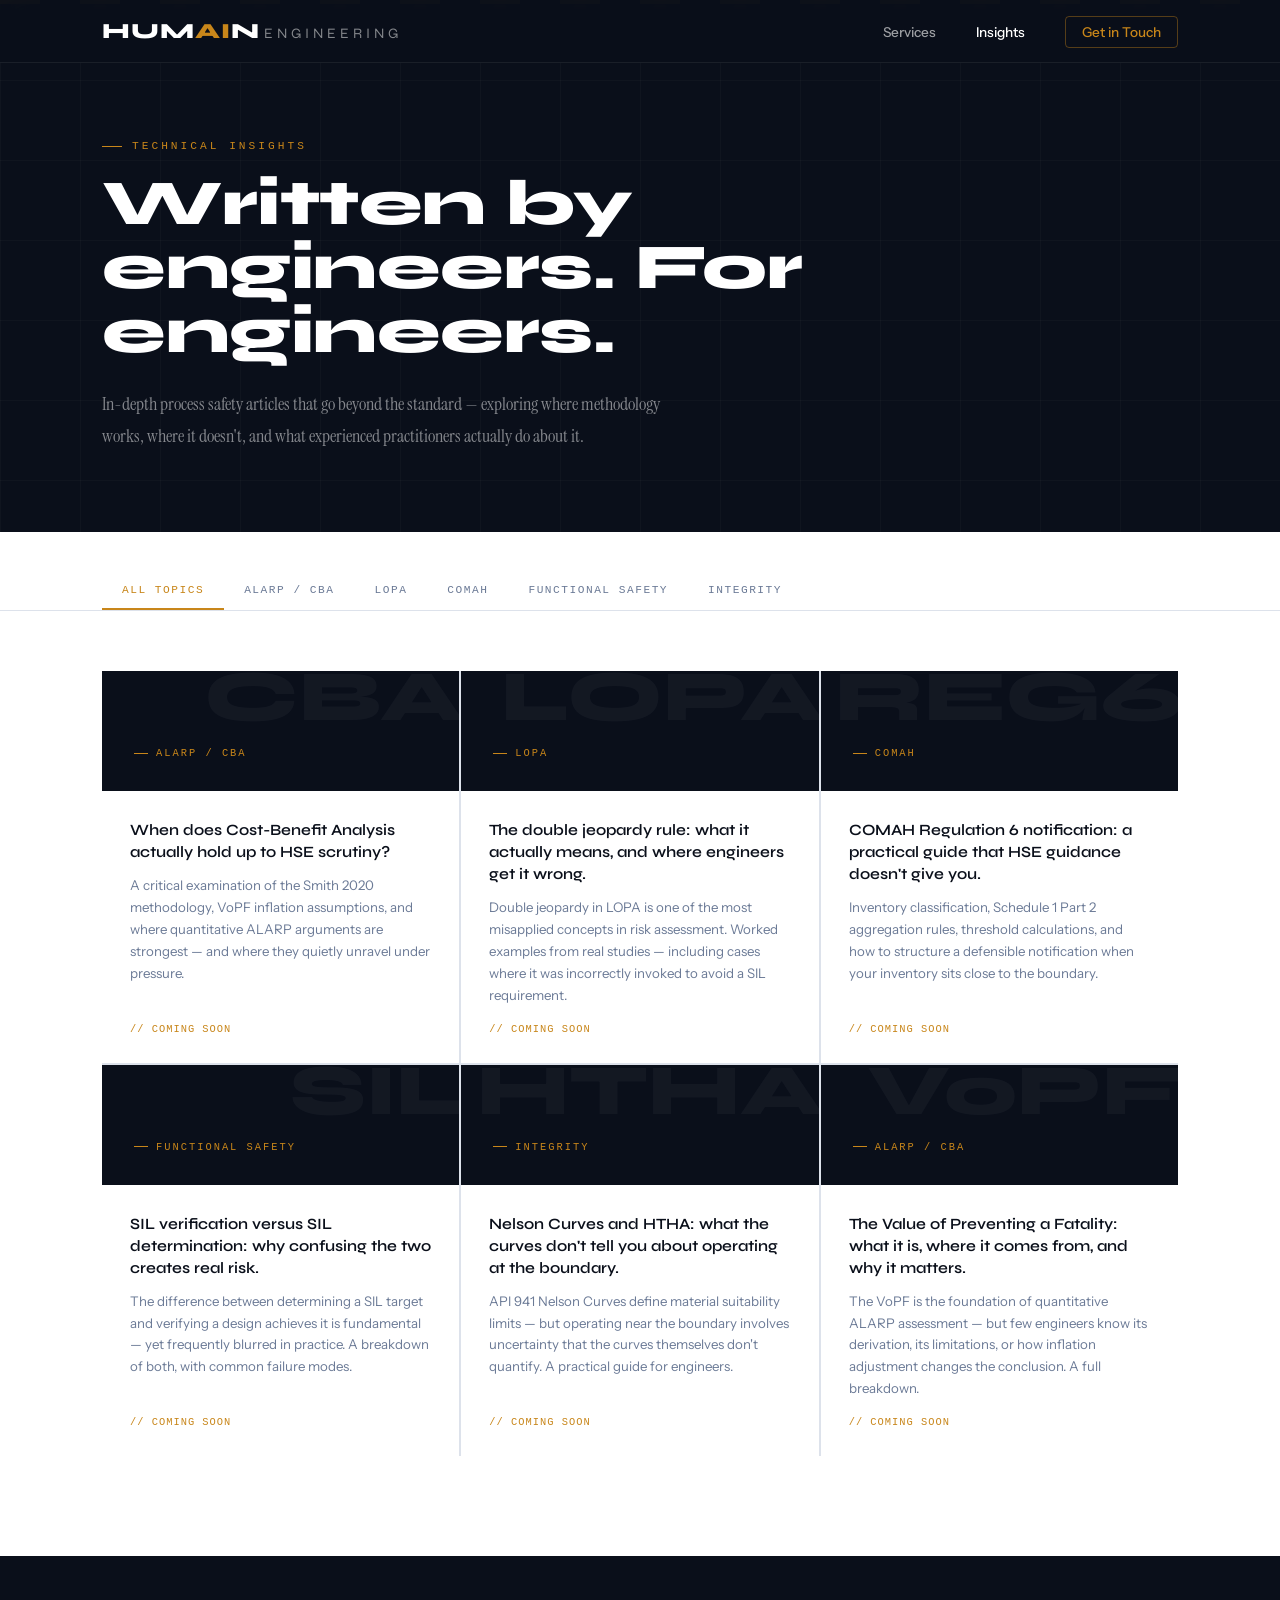
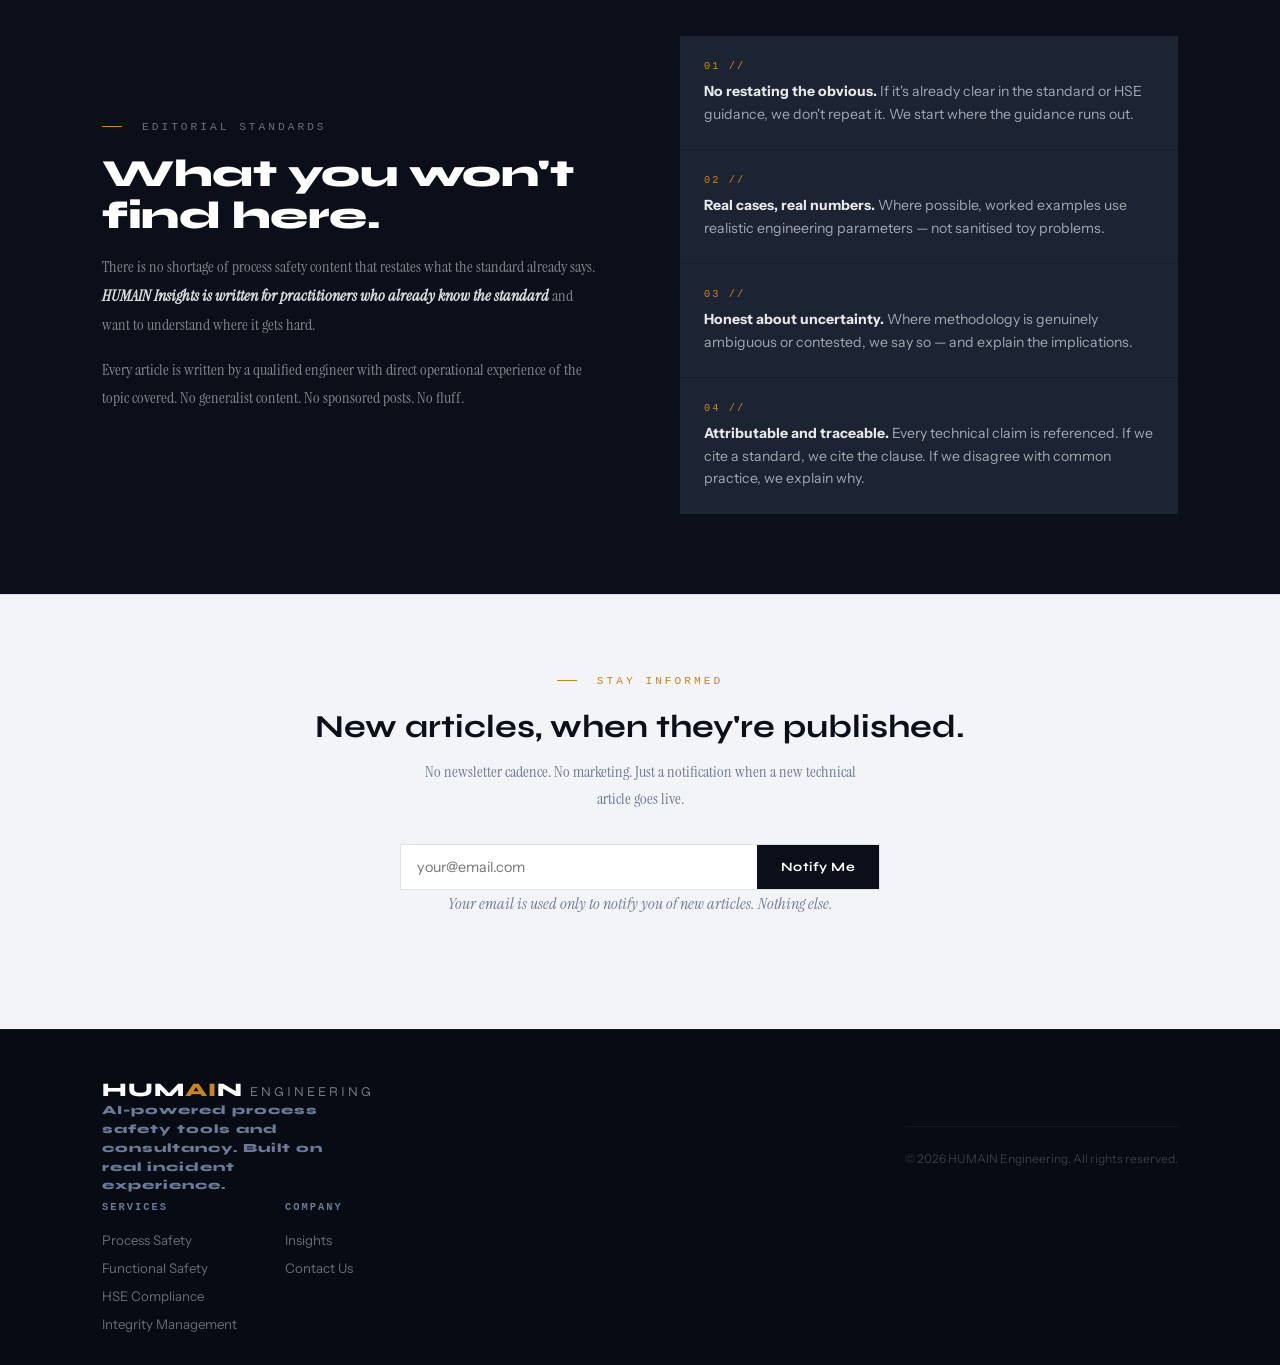
<file: insights/index.html>
<!DOCTYPE html>
<html lang="en">
<head>
  <meta charset="UTF-8"/>
  <meta name="viewport" content="width=device-width, initial-scale=1.0"/>
  <title>Insights — HUMAIN Engineering</title>
  <meta name="description" content="Technical process safety articles written by engineers for engineers. ALARP, LOPA, COMAH, functional safety and more."/>
  <link rel="preconnect" href="https://fonts.googleapis.com">
  <link href="https://fonts.googleapis.com/css2?family=Syne:wght@400;600;700;800&family=Instrument+Sans:wght@400;500;600&family=Instrument+Serif:ital@0;1&display=swap" rel="stylesheet">
  <style>
    :root {
      --ink:#0a0f1a; --ink-soft:#1c2333; --steel:#2d3a52;
      --fog:#f2f4f7; --white:#ffffff; --rule:#dde2eb;
      --accent:#c8861a; --accent2:#1a6fc8; --muted:#6b7a96; --live:#1a9e6f;
    }
    *,*::before,*::after{box-sizing:border-box;margin:0;padding:0;}
    html{scroll-behavior:smooth;}
    body{font-family:'Instrument Sans',sans-serif;background:var(--white);color:var(--ink);overflow-x:hidden;}
    .container{max-width:1140px;margin:0 auto;padding:0 2rem;}

    nav{position:fixed;top:0;left:0;right:0;z-index:200;background:rgba(10,15,26,0.96);backdrop-filter:blur(16px);border-bottom:1px solid rgba(255,255,255,0.07);}
    .nav-inner{max-width:1140px;margin:0 auto;padding:0 2rem;height:62px;display:flex;align-items:center;justify-content:space-between;}
    .nav-brand{display:flex;align-items:baseline;text-decoration:none;}
    .nav-brand-hum{font-family:'Syne',sans-serif;font-weight:800;font-size:1.35rem;color:var(--white);letter-spacing:1px;}
    .nav-brand-ai{font-family:'Syne',sans-serif;font-weight:800;font-size:1.35rem;color:var(--accent);letter-spacing:1px;}
    .nav-brand-rest{font-family:'Syne',sans-serif;font-weight:400;font-size:0.9rem;color:rgba(255,255,255,0.5);letter-spacing:4px;margin-left:4px;}
    .nav-links{display:flex;align-items:center;gap:2.5rem;list-style:none;}
    .nav-links a{color:rgba(255,255,255,0.6);text-decoration:none;font-size:0.85rem;font-weight:500;transition:color 0.2s;}
    .nav-links a:hover,.nav-links a.active{color:var(--white);}
    .nav-links .nav-contact{color:var(--accent)!important;border:1px solid rgba(200,134,26,0.4);padding:7px 16px;border-radius:4px;transition:all 0.2s!important;}
    .nav-links .nav-contact:hover{background:var(--accent);color:var(--ink)!important;}

    .page-hero{background:var(--ink);padding:140px 0 80px;position:relative;overflow:hidden;}
    .page-hero-bg{position:absolute;inset:0;background-image:linear-gradient(rgba(255,255,255,0.025) 1px,transparent 1px),linear-gradient(90deg,rgba(255,255,255,0.025) 1px,transparent 1px);background-size:80px 80px;}
    .hero-stripe{position:absolute;top:0;left:0;right:0;height:4px;background:repeating-linear-gradient(90deg,var(--accent) 0,var(--accent) 40px,var(--ink) 40px,var(--ink) 80px);}
    .page-hero-inner{position:relative;z-index:1;}
    .section-tag{font-family:'Courier New',monospace;font-size:0.7rem;color:var(--accent);text-transform:uppercase;letter-spacing:3px;margin-bottom:1.25rem;display:flex;align-items:center;gap:10px;}
    .section-tag::before{content:'';width:20px;height:1px;background:var(--accent);}
    .page-hero h1{font-family:'Syne',sans-serif;font-weight:800;font-size:clamp(2.5rem,5vw,4.5rem);color:var(--white);line-height:1.0;letter-spacing:-0.5px;margin-bottom:1.5rem;max-width:700px;}
    .page-hero p{font-family:'Instrument Serif',serif;font-size:1.15rem;color:rgba(255,255,255,0.5);max-width:560px;line-height:1.75;}

    /* FILTER */
    .section-filter{padding:40px 0 0;background:var(--white);border-bottom:1px solid var(--rule);}
    .filter-row{display:flex;gap:0;overflow-x:auto;}
    .filter-btn{padding:12px 20px;font-family:'Courier New',monospace;font-size:0.7rem;color:var(--muted);text-transform:uppercase;letter-spacing:1.5px;background:none;border:none;border-bottom:2px solid transparent;cursor:pointer;transition:all 0.2s;white-space:nowrap;}
    .filter-btn:hover{color:var(--ink);}
    .filter-btn.active{color:var(--accent);border-bottom-color:var(--accent);}

    /* ARTICLES */
    .section-articles{padding:60px 0 100px;background:var(--white);}

    .articles-grid{display:grid;grid-template-columns:repeat(3,1fr);gap:2px;background:var(--rule);}

    .article-card{background:var(--white);display:flex;flex-direction:column;transition:background 0.2s;cursor:default;}
    .article-card.available{cursor:pointer;}
    .article-card.available:hover{background:var(--fog);}

    .article-card-top{background:var(--ink);padding:2rem;position:relative;overflow:hidden;min-height:120px;display:flex;flex-direction:column;justify-content:flex-end;}
    .article-card-top::after{content:attr(data-bg);position:absolute;top:-10px;right:-5px;font-family:'Syne',sans-serif;font-weight:800;font-size:4.5rem;color:rgba(255,255,255,0.04);pointer-events:none;line-height:1;}
    .article-topic{font-family:'Courier New',monospace;font-size:0.65rem;color:var(--accent);text-transform:uppercase;letter-spacing:2px;display:flex;align-items:center;gap:8px;}
    .article-topic::before{content:'';width:14px;height:1px;background:var(--accent);}

    .article-card-body{padding:1.75rem;flex:1;display:flex;flex-direction:column;}
    .article-card-body h3{font-family:'Syne',sans-serif;font-weight:600;font-size:0.98rem;color:var(--ink);line-height:1.4;margin-bottom:0.75rem;}
    .article-card-body p{font-size:0.83rem;color:var(--muted);line-height:1.65;flex:1;margin-bottom:1rem;}

    .article-status{font-family:'Courier New',monospace;font-size:0.65rem;text-transform:uppercase;letter-spacing:1px;}
    .status-coming{color:var(--accent);}
    .status-live{color:var(--live);display:flex;align-items:center;gap:6px;}
    .status-live::before{content:'';width:5px;height:5px;background:var(--live);border-radius:50%;animation:pulse 2s infinite;}
    @keyframes pulse{0%,100%{opacity:1;transform:scale(1)}50%{opacity:0.4;transform:scale(1.5)}}

    /* EDITORIAL NOTE */
    .section-editorial{padding:80px 0;background:var(--ink);}
    .editorial-inner{display:grid;grid-template-columns:1fr 1fr;gap:80px;align-items:center;}
    .editorial-left h2{font-family:'Syne',sans-serif;font-weight:800;font-size:clamp(1.8rem,3vw,2.5rem);color:var(--white);line-height:1.1;margin-bottom:1rem;letter-spacing:-0.5px;}
    .editorial-left p{font-family:'Instrument Serif',serif;font-size:1rem;color:rgba(255,255,255,0.5);line-height:1.8;margin-bottom:1rem;}
    .editorial-left p strong{color:rgba(255,255,255,0.85);font-style:italic;}
    .editorial-right{display:flex;flex-direction:column;gap:1px;background:rgba(255,255,255,0.06);}
    .editorial-principle{background:var(--ink-soft);padding:1.5rem;transition:background 0.2s;}
    .editorial-principle:hover{background:#232f47;}
    .ep-num{font-family:'Courier New',monospace;font-size:0.65rem;color:var(--accent);letter-spacing:2px;margin-bottom:0.5rem;}
    .ep-text{font-size:0.88rem;color:rgba(255,255,255,0.6);line-height:1.6;}
    .ep-text strong{color:rgba(255,255,255,0.9);}

    /* NOTIFY */
    .section-notify{padding:80px 0;background:var(--fog);text-align:center;border-top:1px solid var(--rule);}
    .section-notify h2{font-family:'Syne',sans-serif;font-weight:700;font-size:clamp(1.6rem,2.5vw,2.2rem);color:var(--ink);margin-bottom:0.75rem;}
    .section-notify p{font-family:'Instrument Serif',serif;font-size:1rem;color:var(--muted);max-width:440px;margin:0 auto 2rem;line-height:1.7;}
    .notify-form{display:flex;gap:0;max-width:480px;margin:0 auto;border:1px solid var(--rule);}
    .notify-form input{flex:1;padding:13px 16px;font-family:'Instrument Sans',sans-serif;font-size:0.9rem;border:none;outline:none;background:var(--white);color:var(--ink);}
    .notify-form button{background:var(--ink);color:var(--white);border:none;padding:13px 24px;font-family:'Syne',sans-serif;font-weight:700;font-size:0.8rem;letter-spacing:0.5px;cursor:pointer;transition:background 0.2s;white-space:nowrap;}
    .notify-form button:hover{background:var(--accent);}
    .notify-note{font-size:0.75rem;color:var(--muted);margin-top:0.75rem;font-style:italic;}

    footer{background:#060b14;border-top:1px solid rgba(255,255,255,0.05);padding:3rem 0 2rem;}
    .footer-inner{display:flex;justify-content:space-between;align-items:flex-start;flex-wrap:wrap;gap:2rem;}
    .footer-brand-name{font-family:'Syne',sans-serif;font-weight:800;font-size:1.2rem;color:var(--white);letter-spacing:1px;margin-bottom:0.4rem;}
    .footer-brand-name span{color:var(--accent);}
    .footer-brand-tag{font-size:0.78rem;color:var(--muted);max-width:260px;line-height:1.5;}
    .footer-nav{display:flex;gap:3rem;flex-wrap:wrap;}
    .footer-col h4{font-family:'Courier New',monospace;font-size:0.65rem;color:var(--muted);text-transform:uppercase;letter-spacing:2px;margin-bottom:1rem;}
    .footer-col ul{list-style:none;display:flex;flex-direction:column;gap:0.5rem;}
    .footer-col a{font-size:0.83rem;color:rgba(255,255,255,0.4);text-decoration:none;transition:color 0.2s;}
    .footer-col a:hover{color:var(--white);}
    .footer-bottom{margin-top:3rem;padding-top:1.5rem;border-top:1px solid rgba(255,255,255,0.05);display:flex;justify-content:space-between;flex-wrap:wrap;gap:1rem;}
    .footer-copy{font-size:0.75rem;color:rgba(255,255,255,0.2);}

    .reveal{opacity:0;transform:translateY(24px);transition:opacity 0.6s ease,transform 0.6s ease;}
    .reveal.visible{opacity:1;transform:translateY(0);}

    @media(max-width:900px){
      .articles-grid{grid-template-columns:1fr;}
      .editorial-inner{grid-template-columns:1fr;gap:3rem;}
      .nav-links{display:none;}
    }
    @media(max-width:600px){
      .notify-form{flex-direction:column;}
    }
  </style>
</head>
<body>

<nav>
  <div class="nav-inner">
    <a href="/" class="nav-brand">
      <span class="nav-brand-hum">HUM</span><span class="nav-brand-ai">AI</span><span class="nav-brand-hum">N</span><span class="nav-brand-rest"> ENGINEERING</span>
    </a>
    <ul class="nav-links">
      <li><a href="/services/">Services</a></li>
      <li><a href="/insights/" class="active">Insights</a></li>
      <li><a href="/contact/" class="nav-contact">Get in Touch</a></li>
    </ul>
  </div>
</nav>

<section class="page-hero">
  <div class="page-hero-bg"></div>
  <div class="hero-stripe"></div>
  <div class="page-hero-inner container">
    <div class="section-tag">Technical Insights</div>
    <h1>Written by engineers. For engineers.</h1>
    <p>In-depth process safety articles that go beyond the standard — exploring where methodology works, where it doesn't, and what experienced practitioners actually do about it.</p>
  </div>
</section>

<section class="section-filter">
  <div class="container">
    <div class="filter-row">
      <button class="filter-btn active" onclick="filterArticles('all',this)">All Topics</button>
      <button class="filter-btn" onclick="filterArticles('alarp',this)">ALARP / CBA</button>
      <button class="filter-btn" onclick="filterArticles('lopa',this)">LOPA</button>
      <button class="filter-btn" onclick="filterArticles('comah',this)">COMAH</button>
      <button class="filter-btn" onclick="filterArticles('functional',this)">Functional Safety</button>
      <button class="filter-btn" onclick="filterArticles('integrity',this)">Integrity</button>
    </div>
  </div>
</section>

<section class="section-articles">
  <div class="container">
    <div class="articles-grid reveal" id="articlesGrid">

      <div class="article-card" data-topic="alarp">
        <div class="article-card-top" data-bg="CBA">
          <div class="article-topic">ALARP / CBA</div>
        </div>
        <div class="article-card-body">
          <h3>When does Cost-Benefit Analysis actually hold up to HSE scrutiny?</h3>
          <p>A critical examination of the Smith 2020 methodology, VoPF inflation assumptions, and where quantitative ALARP arguments are strongest — and where they quietly unravel under pressure.</p>
          <div class="article-status status-coming">// Coming Soon</div>
        </div>
      </div>

      <div class="article-card" data-topic="lopa">
        <div class="article-card-top" data-bg="LOPA">
          <div class="article-topic">LOPA</div>
        </div>
        <div class="article-card-body">
          <h3>The double jeopardy rule: what it actually means, and where engineers get it wrong.</h3>
          <p>Double jeopardy in LOPA is one of the most misapplied concepts in risk assessment. Worked examples from real studies — including cases where it was incorrectly invoked to avoid a SIL requirement.</p>
          <div class="article-status status-coming">// Coming Soon</div>
        </div>
      </div>

      <div class="article-card" data-topic="comah">
        <div class="article-card-top" data-bg="REG6">
          <div class="article-topic">COMAH</div>
        </div>
        <div class="article-card-body">
          <h3>COMAH Regulation 6 notification: a practical guide that HSE guidance doesn't give you.</h3>
          <p>Inventory classification, Schedule 1 Part 2 aggregation rules, threshold calculations, and how to structure a defensible notification when your inventory sits close to the boundary.</p>
          <div class="article-status status-coming">// Coming Soon</div>
        </div>
      </div>

      <div class="article-card" data-topic="functional">
        <div class="article-card-top" data-bg="SIL">
          <div class="article-topic">Functional Safety</div>
        </div>
        <div class="article-card-body">
          <h3>SIL verification versus SIL determination: why confusing the two creates real risk.</h3>
          <p>The difference between determining a SIL target and verifying a design achieves it is fundamental — yet frequently blurred in practice. A breakdown of both, with common failure modes.</p>
          <div class="article-status status-coming">// Coming Soon</div>
        </div>
      </div>

      <div class="article-card" data-topic="integrity">
        <div class="article-card-top" data-bg="HTHA">
          <div class="article-topic">Integrity</div>
        </div>
        <div class="article-card-body">
          <h3>Nelson Curves and HTHA: what the curves don't tell you about operating at the boundary.</h3>
          <p>API 941 Nelson Curves define material suitability limits — but operating near the boundary involves uncertainty that the curves themselves don't quantify. A practical guide for engineers.</p>
          <div class="article-status status-coming">// Coming Soon</div>
        </div>
      </div>

      <div class="article-card" data-topic="alarp">
        <div class="article-card-top" data-bg="VoPF">
          <div class="article-topic">ALARP / CBA</div>
        </div>
        <div class="article-card-body">
          <h3>The Value of Preventing a Fatality: what it is, where it comes from, and why it matters.</h3>
          <p>The VoPF is the foundation of quantitative ALARP assessment — but few engineers know its derivation, its limitations, or how inflation adjustment changes the conclusion. A full breakdown.</p>
          <div class="article-status status-coming">// Coming Soon</div>
        </div>
      </div>

    </div>
  </div>
</section>

<!-- EDITORIAL PRINCIPLES -->
<section class="section-editorial">
  <div class="container">
    <div class="editorial-inner reveal">
      <div class="editorial-left">
        <div class="section-tag" style="color:rgba(255,255,255,0.4)"><span></span>Editorial Standards</div>
        <h2>What you won't find here.</h2>
        <p>There is no shortage of process safety content that restates what the standard already says. <strong>HUMAIN Insights is written for practitioners who already know the standard</strong> and want to understand where it gets hard.</p>
        <p>Every article is written by a qualified engineer with direct operational experience of the topic covered. No generalist content. No sponsored posts. No fluff.</p>
      </div>
      <div class="editorial-right">
        <div class="editorial-principle">
          <div class="ep-num">01 //</div>
          <div class="ep-text"><strong>No restating the obvious.</strong> If it's already clear in the standard or HSE guidance, we don't repeat it. We start where the guidance runs out.</div>
        </div>
        <div class="editorial-principle">
          <div class="ep-num">02 //</div>
          <div class="ep-text"><strong>Real cases, real numbers.</strong> Where possible, worked examples use realistic engineering parameters — not sanitised toy problems.</div>
        </div>
        <div class="editorial-principle">
          <div class="ep-num">03 //</div>
          <div class="ep-text"><strong>Honest about uncertainty.</strong> Where methodology is genuinely ambiguous or contested, we say so — and explain the implications.</div>
        </div>
        <div class="editorial-principle">
          <div class="ep-num">04 //</div>
          <div class="ep-text"><strong>Attributable and traceable.</strong> Every technical claim is referenced. If we cite a standard, we cite the clause. If we disagree with common practice, we explain why.</div>
        </div>
      </div>
    </div>
  </div>
</section>

<!-- NOTIFY -->
<section class="section-notify">
  <div class="container">
    <div class="reveal">
      <div class="section-tag" style="justify-content:center;"><span></span>Stay Informed</div>
      <h2>New articles, when they're published.</h2>
      <p>No newsletter cadence. No marketing. Just a notification when a new technical article goes live.</p>
      <div class="notify-form">
        <input type="email" id="notifyEmail" placeholder="your@email.com"/>
        <button onclick="notifySubmit()">Notify Me</button>
      </div>
      <p class="notify-note" id="notifyNote">Your email is used only to notify you of new articles. Nothing else.</p>
    </div>
  </div>
</section>

<footer>
  <div class="container">
    <div class="footer-inner">
      <div class="footer-brand">
        <div class="footer-brand-name">HUM<span>AI</span>N <span style="font-weight:400;font-size:0.85rem;color:rgba(255,255,255,0.45);letter-spacing:3px;">ENGINEERING</span>
        <div class="footer-brand-tag">AI-powered process safety tools and consultancy. Built on real incident experience.</div>
      </div>
      <div class="footer-nav">
        <div class="footer-col">
          <h4>Services</h4>
          <ul>
            <li><a href="/services/">Process Safety</a></li>
            <li><a href="/services/">Functional Safety</a></li>
            <li><a href="/services/">HSE Compliance</a></li>
            <li><a href="/services/">Integrity Management</a></li>
          </ul>
        </div>
        <div class="footer-col">
          <h4>Company</h4>
          <ul>
            <li><a href="/insights/">Insights</a></li>
            <li><a href="/contact/">Contact Us</a></li>
          </ul>
        </div>
      </div>
    </div>
    <div class="footer-bottom">
      <div class="footer-copy">© 2026 HUMAIN Engineering. All rights reserved.</div>
    </div>
  </div>
</footer>

<script>
  const obs = new IntersectionObserver(entries => {
    entries.forEach(e => { if(e.isIntersecting) e.target.classList.add('visible'); });
  }, { threshold: 0.08 });
  document.querySelectorAll('.reveal').forEach(el => obs.observe(el));

  function filterArticles(topic, btn) {
    document.querySelectorAll('.filter-btn').forEach(b => b.classList.remove('active'));
    btn.classList.add('active');
    document.querySelectorAll('.article-card').forEach(card => {
      card.style.display = (topic === 'all' || card.dataset.topic === topic) ? 'flex' : 'none';
      card.style.flexDirection = 'column';
    });
  }

  function notifySubmit() {
    const email = document.getElementById('notifyEmail').value.trim();
    if (!email || !email.includes('@')) { alert('Please enter a valid email address.'); return; }
    document.getElementById('notifyNote').textContent = '✓ You\'ll be notified when new articles are published.';
    document.getElementById('notifyNote').style.color = '#1a9e6f';
    document.getElementById('notifyEmail').disabled = true;
    document.querySelector('.notify-form button').disabled = true;
    document.querySelector('.notify-form button').textContent = 'Subscribed';
  }
</script>
</body>
</html>
</file>
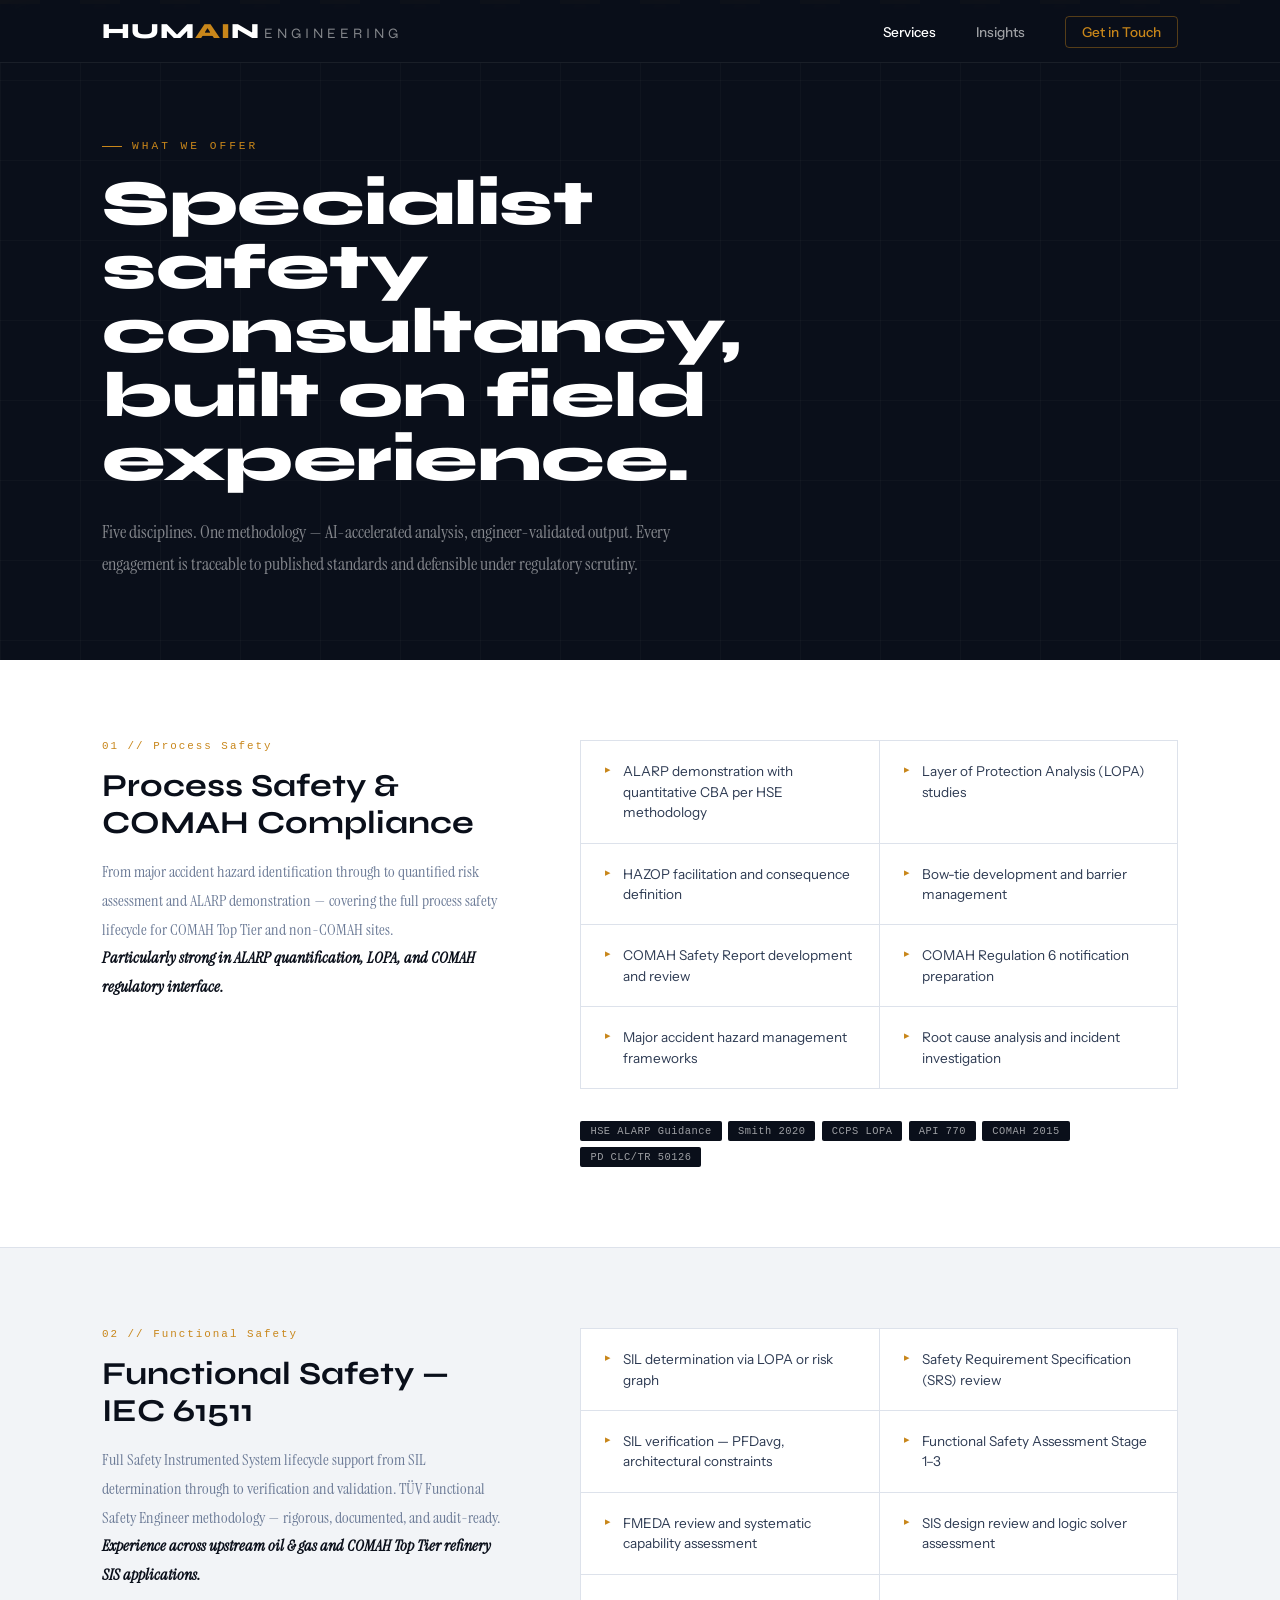
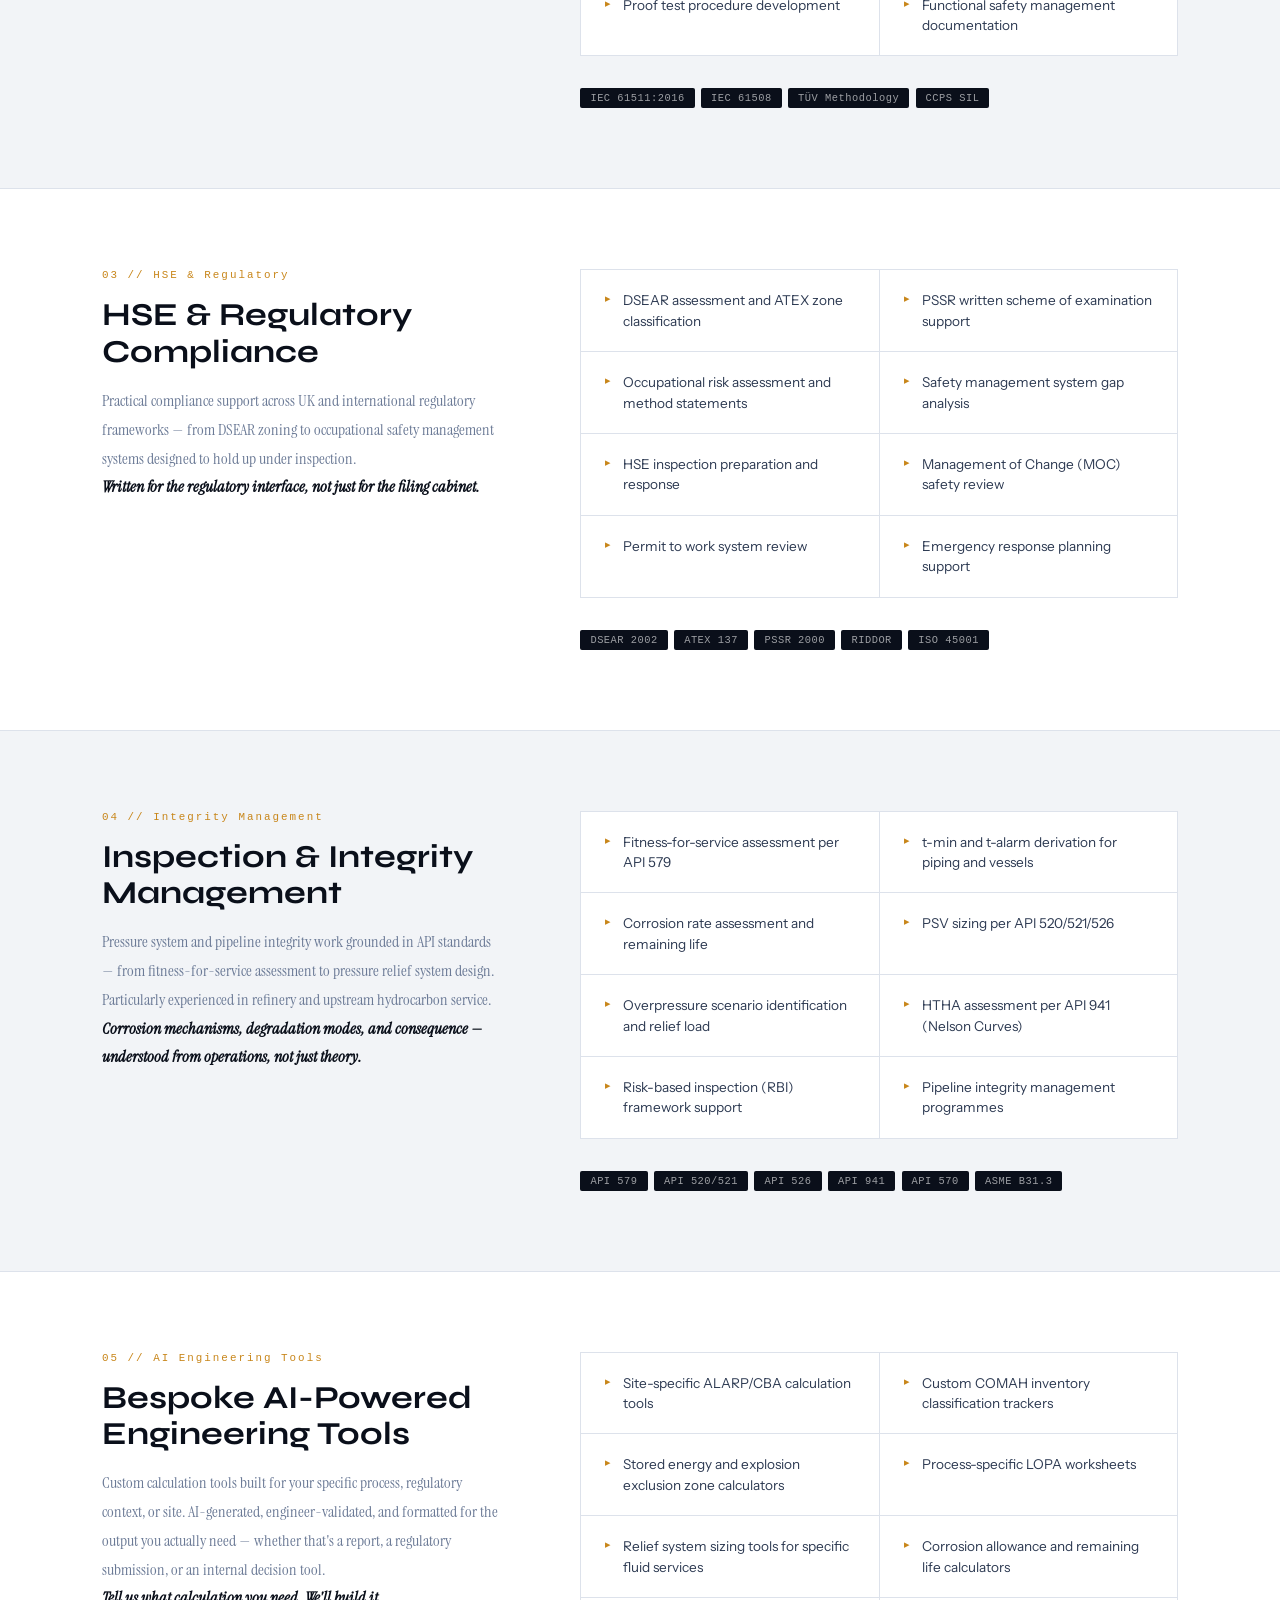
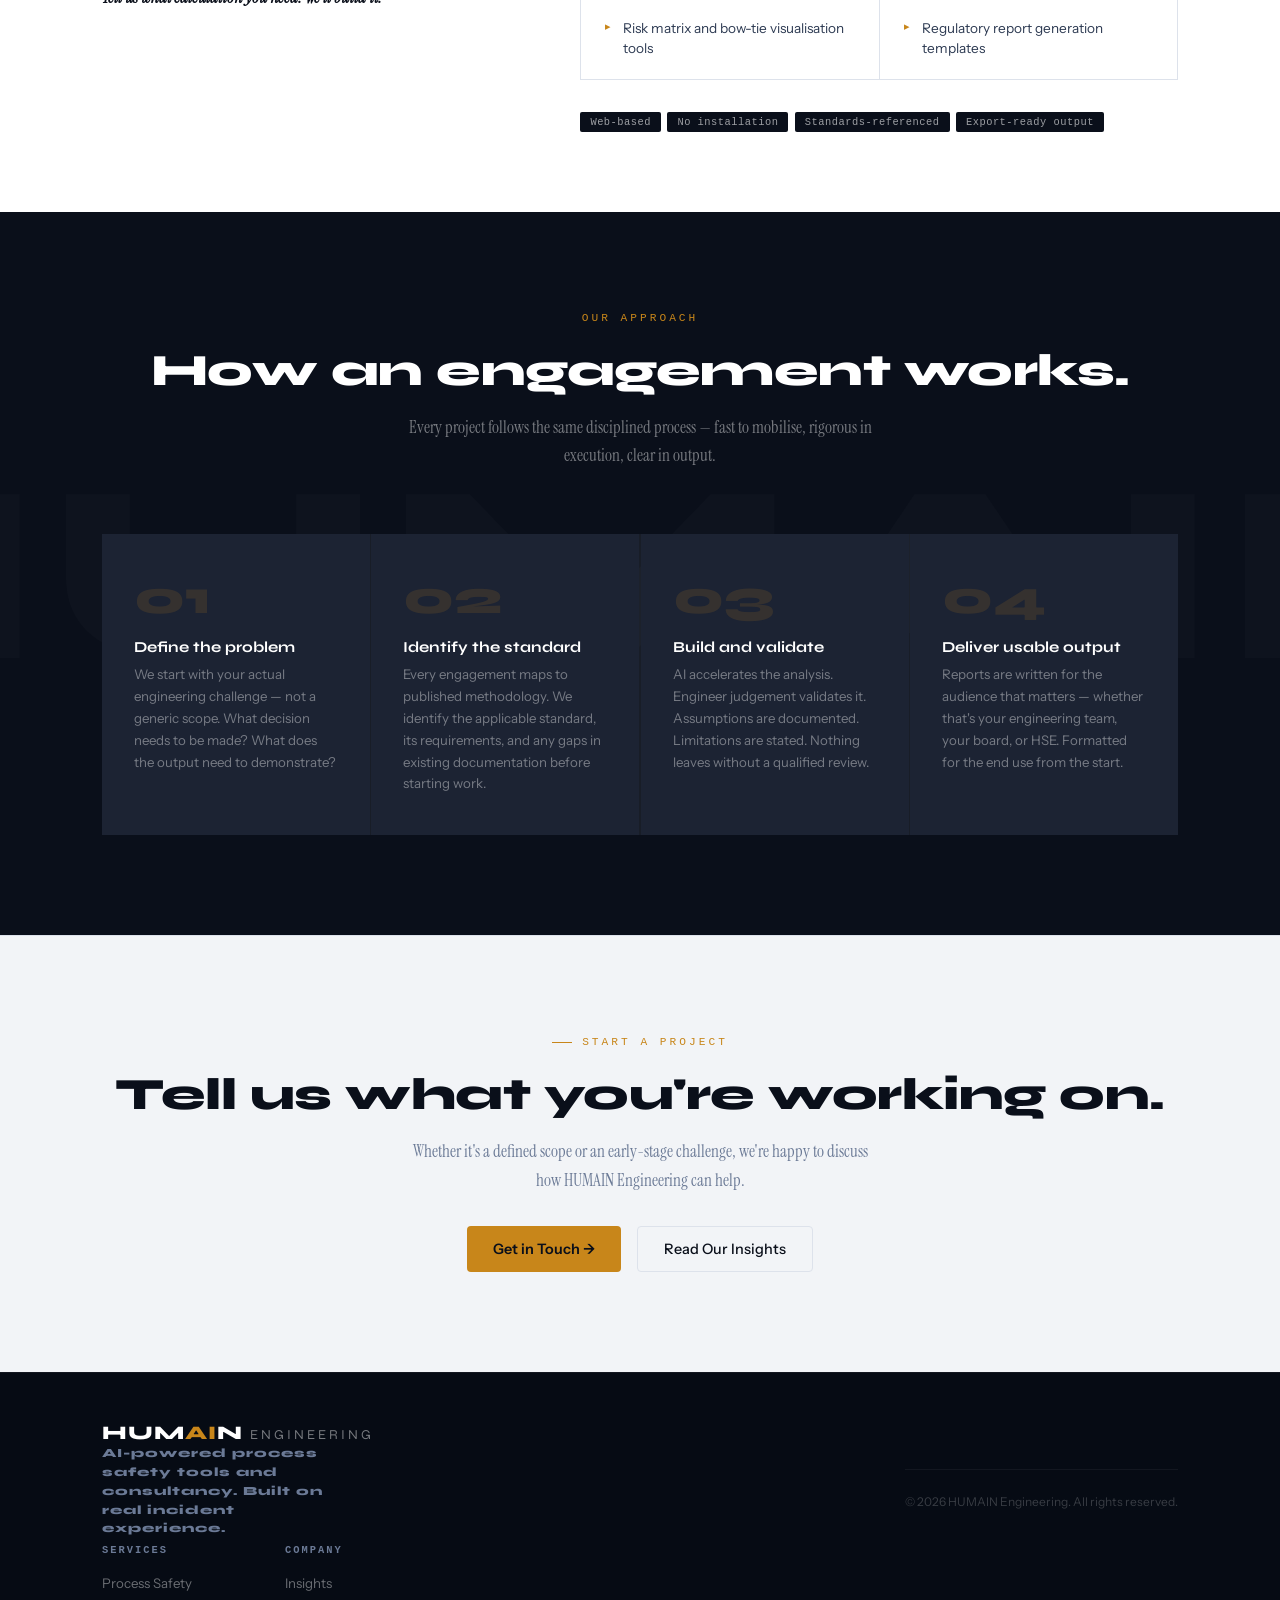
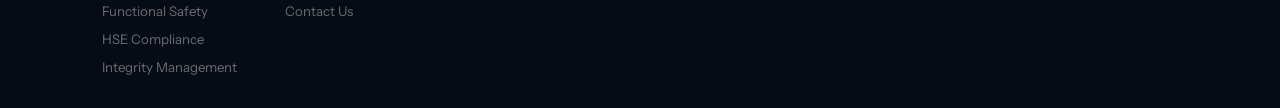
<file: services/index.html>
<!DOCTYPE html>
<html lang="en">
<head>
  <meta charset="UTF-8"/>
  <meta name="viewport" content="width=device-width, initial-scale=1.0"/>
  <title>Services — HUMAIN Engineering</title>
  <meta name="description" content="Process safety, functional safety, HSE compliance and integrity management consultancy. AI-powered tools validated by experienced engineers."/>
  <link rel="preconnect" href="https://fonts.googleapis.com">
  <link href="https://fonts.googleapis.com/css2?family=Syne:wght@400;600;700;800&family=Instrument+Sans:wght@400;500;600&family=Instrument+Serif:ital@0;1&display=swap" rel="stylesheet">
  <style>
    :root {
      --ink: #0a0f1a; --ink-soft: #1c2333; --steel: #2d3a52;
      --fog: #f2f4f7; --white: #ffffff; --rule: #dde2eb;
      --accent: #c8861a; --accent2: #1a6fc8; --muted: #6b7a96; --live: #1a9e6f;
    }
    *, *::before, *::after { box-sizing: border-box; margin: 0; padding: 0; }
    html { scroll-behavior: smooth; }
    body { font-family: 'Instrument Sans', sans-serif; background: var(--white); color: var(--ink); overflow-x: hidden; }
    .container { max-width: 1140px; margin: 0 auto; padding: 0 2rem; }

    /* NAV */
    nav { position: fixed; top: 0; left: 0; right: 0; z-index: 200; background: rgba(10,15,26,0.96); backdrop-filter: blur(16px); border-bottom: 1px solid rgba(255,255,255,0.07); }
    .nav-inner { max-width: 1140px; margin: 0 auto; padding: 0 2rem; height: 62px; display: flex; align-items: center; justify-content: space-between; }
    .nav-brand { display: flex; align-items: baseline; text-decoration: none; }
    .nav-brand-hum { font-family:'Syne',sans-serif; font-weight:800; font-size:1.35rem; color:var(--white); letter-spacing:1px; }
    .nav-brand-ai { font-family:'Syne',sans-serif; font-weight:800; font-size:1.35rem; color:var(--accent); letter-spacing:1px; }
    .nav-brand-rest { font-family:'Syne',sans-serif; font-weight:400; font-size:0.9rem; color:rgba(255,255,255,0.5); letter-spacing:4px; margin-left:4px; }
    .nav-links { display:flex; align-items:center; gap:2.5rem; list-style:none; }
    .nav-links a { color:rgba(255,255,255,0.6); text-decoration:none; font-size:0.85rem; font-weight:500; transition:color 0.2s; }
    .nav-links a:hover, .nav-links a.active { color:var(--white); }
    .nav-links .nav-contact { color:var(--accent) !important; border:1px solid rgba(200,134,26,0.4); padding:7px 16px; border-radius:4px; transition:all 0.2s !important; }
    .nav-links .nav-contact:hover { background:var(--accent); color:var(--ink) !important; }

    /* PAGE HERO */
    .page-hero { background: var(--ink); padding: 140px 0 80px; position: relative; overflow: hidden; }
    .page-hero-bg { position:absolute; inset:0; background-image: linear-gradient(rgba(255,255,255,0.025) 1px,transparent 1px), linear-gradient(90deg,rgba(255,255,255,0.025) 1px,transparent 1px); background-size:80px 80px; }
    .hero-stripe { position:absolute; top:0; left:0; right:0; height:4px; background: repeating-linear-gradient(90deg, var(--accent) 0,var(--accent) 40px, var(--ink) 40px, var(--ink) 80px); }
    .page-hero-inner { position: relative; z-index: 1; }
    .section-tag { font-family:'Courier New',monospace; font-size:0.7rem; color:var(--accent); text-transform:uppercase; letter-spacing:3px; margin-bottom:1.25rem; display:flex; align-items:center; gap:10px; }
    .section-tag::before { content:''; width:20px; height:1px; background:var(--accent); }
    .page-hero h1 { font-family:'Syne',sans-serif; font-weight:800; font-size:clamp(2.5rem,5vw,4.5rem); color:var(--white); line-height:1.0; letter-spacing:-0.5px; margin-bottom:1.5rem; max-width:700px; }
    .page-hero p { font-family:'Instrument Serif',serif; font-size:1.15rem; color:rgba(255,255,255,0.5); max-width:580px; line-height:1.75; }

    /* SERVICES MAIN */
    .section-services { padding: 0; background: var(--white); }

    .service-block {
      border-bottom: 1px solid var(--rule);
      padding: 80px 0;
    }
    .service-block:last-child { border-bottom: none; }
    .service-block:nth-child(even) { background: var(--fog); }

    .service-block-inner {
      display: grid; grid-template-columns: 2fr 3fr; gap: 80px; align-items: start;
    }

    .service-left {}
    .service-num {
      font-family:'Courier New',monospace; font-size:0.68rem;
      color:var(--accent); letter-spacing:2px; margin-bottom:1rem;
    }
    .service-left h2 {
      font-family:'Syne',sans-serif; font-weight:700;
      font-size:clamp(1.6rem,2.5vw,2.2rem);
      color:var(--ink); line-height:1.15; margin-bottom:1rem;
    }
    .service-left p {
      font-family:'Instrument Serif',serif;
      font-size:1rem; color:var(--muted); line-height:1.8;
    }
    .service-left p strong { color:var(--ink); font-style:italic; }

    .service-right {}
    .service-deliverables {
      display: grid; grid-template-columns: 1fr 1fr; gap: 1px;
      background: var(--rule); border: 1px solid var(--rule);
      margin-bottom: 2rem;
    }
    .deliverable {
      background: var(--white);
      padding: 1.25rem 1.5rem;
      display: flex; gap: 0.75rem; align-items: flex-start;
    }
    .service-block:nth-child(even) .deliverable { background: var(--white); }
    .deliverable-tick {
      font-family:'Courier New',monospace; font-size:0.7rem;
      color:var(--accent); margin-top:2px; flex-shrink:0;
    }
    .deliverable-text { font-size:0.85rem; color:var(--steel); line-height:1.5; }

    .service-standards {
      display: flex; flex-wrap: wrap; gap: 0.4rem;
    }
    .std-tag {
      font-family:'Courier New',monospace; font-size:0.65rem;
      background: var(--ink); color: rgba(255,255,255,0.6);
      padding: 4px 10px; border-radius: 2px; letter-spacing:0.5px;
    }

    /* APPROACH */
    .section-approach {
      padding: 100px 0; background: var(--ink);
      position: relative; overflow: hidden;
    }
    .section-approach::before {
      content:'HUMAIN'; position:absolute; top:50%; left:50%;
      transform:translate(-50%,-50%);
      font-family:'Syne',sans-serif; font-weight:800;
      font-size:20vw; color:rgba(255,255,255,0.02);
      pointer-events:none; letter-spacing:10px; white-space:nowrap;
    }
    .approach-header { text-align:center; margin-bottom:4rem; position:relative; z-index:1; }
    .approach-header .section-tag { justify-content:center; }
    .approach-header .section-tag::before { display:none; }
    .approach-header h2 { font-family:'Syne',sans-serif; font-weight:800; font-size:clamp(2rem,3.5vw,3rem); color:var(--white); letter-spacing:-0.5px; margin-bottom:1rem; }
    .approach-header p { font-family:'Instrument Serif',serif; font-size:1.05rem; color:rgba(255,255,255,0.45); max-width:500px; margin:0 auto; line-height:1.7; }

    .approach-steps {
      display: grid; grid-template-columns: repeat(4,1fr);
      gap: 1.5px; background: rgba(255,255,255,0.06);
      position: relative; z-index:1;
    }
    .approach-step {
      background: var(--ink-soft); padding: 2.5rem 2rem;
      position:relative;
    }
    .approach-step::after {
      content:''; position:absolute; top:0; left:0; right:0; height:2px;
      background:var(--accent); transform:scaleX(0); transform-origin:left;
      transition:transform 0.4s;
    }
    .approach-step:hover::after { transform:scaleX(1); }
    .approach-step:hover { background:#232f47; }
    .step-num { font-family:'Syne',sans-serif; font-weight:800; font-size:3rem; color:rgba(200,134,26,0.15); line-height:1; margin-bottom:1rem; }
    .approach-step h3 { font-family:'Syne',sans-serif; font-weight:700; font-size:0.95rem; color:var(--white); margin-bottom:0.5rem; }
    .approach-step p { font-size:0.83rem; color:rgba(255,255,255,0.4); line-height:1.65; }

    /* CTA */
    .section-cta { padding:100px 0; background:var(--fog); text-align:center; border-top:1px solid var(--rule); }
    .section-cta h2 { font-family:'Syne',sans-serif; font-weight:800; font-size:clamp(1.8rem,3.5vw,3rem); color:var(--ink); margin-bottom:1rem; letter-spacing:-0.5px; }
    .section-cta p { font-family:'Instrument Serif',serif; font-size:1.05rem; color:var(--muted); max-width:480px; margin:0 auto 2rem; line-height:1.7; }
    .cta-actions { display:flex; justify-content:center; gap:1rem; flex-wrap:wrap; }
    .btn-amber { background:var(--accent); color:var(--ink); padding:13px 26px; border-radius:4px; text-decoration:none; font-weight:600; font-size:0.9rem; transition:all 0.2s; display:inline-flex; align-items:center; gap:8px; }
    .btn-amber:hover { background:#e09a25; transform:translateY(-1px); box-shadow:0 6px 20px rgba(200,134,26,0.3); }
    .btn-outline { background:transparent; color:var(--ink); padding:13px 26px; border-radius:4px; text-decoration:none; font-weight:500; font-size:0.9rem; border:1px solid var(--rule); transition:all 0.2s; }
    .btn-outline:hover { border-color:var(--ink); }

    /* FOOTER */
    footer { background:#060b14; border-top:1px solid rgba(255,255,255,0.05); padding:3rem 0 2rem; }
    .footer-inner { display:flex; justify-content:space-between; align-items:flex-start; flex-wrap:wrap; gap:2rem; }
    .footer-brand-name { font-family:'Syne',sans-serif; font-weight:800; font-size:1.2rem; color:var(--white); letter-spacing:1px; margin-bottom:0.4rem; }
    .footer-brand-name span { color:var(--accent); }
    .footer-brand-tag { font-size:0.78rem; color:var(--muted); max-width:260px; line-height:1.5; }
    .footer-nav { display:flex; gap:3rem; flex-wrap:wrap; }
    .footer-col h4 { font-family:'Courier New',monospace; font-size:0.65rem; color:var(--muted); text-transform:uppercase; letter-spacing:2px; margin-bottom:1rem; }
    .footer-col ul { list-style:none; display:flex; flex-direction:column; gap:0.5rem; }
    .footer-col a { font-size:0.83rem; color:rgba(255,255,255,0.4); text-decoration:none; transition:color 0.2s; }
    .footer-col a:hover { color:var(--white); }
    .footer-bottom { margin-top:3rem; padding-top:1.5rem; border-top:1px solid rgba(255,255,255,0.05); display:flex; justify-content:space-between; align-items:center; flex-wrap:wrap; gap:1rem; }
    .footer-copy { font-size:0.75rem; color:rgba(255,255,255,0.2); }

    /* REVEAL */
    .reveal { opacity:0; transform:translateY(24px); transition:opacity 0.6s ease, transform 0.6s ease; }
    .reveal.visible { opacity:1; transform:translateY(0); }

    @media(max-width:900px) {
      .service-block-inner { grid-template-columns:1fr; gap:3rem; }
      .service-deliverables { grid-template-columns:1fr; }
      .approach-steps { grid-template-columns:1fr 1fr; }
      .nav-links { display:none; }
    }
    @media(max-width:600px) { .approach-steps { grid-template-columns:1fr; } }
  </style>
</head>
<body>

<nav>
  <div class="nav-inner">
    <a href="/" class="nav-brand">
      <span class="nav-brand-hum">HUM</span><span class="nav-brand-ai">AI</span><span class="nav-brand-hum">N</span><span class="nav-brand-rest"> ENGINEERING</span>
    </a>
    <ul class="nav-links">
      <li><a href="/services/" class="active">Services</a></li>
      <li><a href="/insights/">Insights</a></li>
      <li><a href="/contact/" class="nav-contact">Get in Touch</a></li>
    </ul>
  </div>
</nav>

<section class="page-hero">
  <div class="page-hero-bg"></div>
  <div class="hero-stripe"></div>
  <div class="page-hero-inner container">
    <div class="section-tag">What We Offer</div>
    <h1>Specialist safety consultancy, built on field experience.</h1>
    <p>Five disciplines. One methodology — AI-accelerated analysis, engineer-validated output. Every engagement is traceable to published standards and defensible under regulatory scrutiny.</p>
  </div>
</section>

<section class="section-services">

  <!-- 01 Process Safety -->
  <div class="service-block">
    <div class="container">
      <div class="service-block-inner reveal">
        <div class="service-left">
          <div class="service-num">01 // Process Safety</div>
          <h2>Process Safety &amp; COMAH Compliance</h2>
          <p>From major accident hazard identification through to quantified risk assessment and ALARP demonstration — covering the full process safety lifecycle for COMAH Top Tier and non-COMAH sites.</p>
          <p><strong>Particularly strong in ALARP quantification, LOPA, and COMAH regulatory interface.</strong></p>
        </div>
        <div class="service-right">
          <div class="service-deliverables">
            <div class="deliverable"><span class="deliverable-tick">▸</span><span class="deliverable-text">ALARP demonstration with quantitative CBA per HSE methodology</span></div>
            <div class="deliverable"><span class="deliverable-tick">▸</span><span class="deliverable-text">Layer of Protection Analysis (LOPA) studies</span></div>
            <div class="deliverable"><span class="deliverable-tick">▸</span><span class="deliverable-text">HAZOP facilitation and consequence definition</span></div>
            <div class="deliverable"><span class="deliverable-tick">▸</span><span class="deliverable-text">Bow-tie development and barrier management</span></div>
            <div class="deliverable"><span class="deliverable-tick">▸</span><span class="deliverable-text">COMAH Safety Report development and review</span></div>
            <div class="deliverable"><span class="deliverable-tick">▸</span><span class="deliverable-text">COMAH Regulation 6 notification preparation</span></div>
            <div class="deliverable"><span class="deliverable-tick">▸</span><span class="deliverable-text">Major accident hazard management frameworks</span></div>
            <div class="deliverable"><span class="deliverable-tick">▸</span><span class="deliverable-text">Root cause analysis and incident investigation</span></div>
          </div>
          <div class="service-standards">
            <span class="std-tag">HSE ALARP Guidance</span>
            <span class="std-tag">Smith 2020</span>
            <span class="std-tag">CCPS LOPA</span>
            <span class="std-tag">API 770</span>
            <span class="std-tag">COMAH 2015</span>
            <span class="std-tag">PD CLC/TR 50126</span>
          </div>
        </div>
      </div>
    </div>
  </div>

  <!-- 02 Functional Safety -->
  <div class="service-block">
    <div class="container">
      <div class="service-block-inner reveal">
        <div class="service-left">
          <div class="service-num">02 // Functional Safety</div>
          <h2>Functional Safety — IEC 61511</h2>
          <p>Full Safety Instrumented System lifecycle support from SIL determination through to verification and validation. TÜV Functional Safety Engineer methodology — rigorous, documented, and audit-ready.</p>
          <p><strong>Experience across upstream oil &amp; gas and COMAH Top Tier refinery SIS applications.</strong></p>
        </div>
        <div class="service-right">
          <div class="service-deliverables">
            <div class="deliverable"><span class="deliverable-tick">▸</span><span class="deliverable-text">SIL determination via LOPA or risk graph</span></div>
            <div class="deliverable"><span class="deliverable-tick">▸</span><span class="deliverable-text">Safety Requirement Specification (SRS) review</span></div>
            <div class="deliverable"><span class="deliverable-tick">▸</span><span class="deliverable-text">SIL verification — PFDavg, architectural constraints</span></div>
            <div class="deliverable"><span class="deliverable-tick">▸</span><span class="deliverable-text">Functional Safety Assessment Stage 1–3</span></div>
            <div class="deliverable"><span class="deliverable-tick">▸</span><span class="deliverable-text">FMEDA review and systematic capability assessment</span></div>
            <div class="deliverable"><span class="deliverable-tick">▸</span><span class="deliverable-text">SIS design review and logic solver assessment</span></div>
            <div class="deliverable"><span class="deliverable-tick">▸</span><span class="deliverable-text">Proof test procedure development</span></div>
            <div class="deliverable"><span class="deliverable-tick">▸</span><span class="deliverable-text">Functional safety management documentation</span></div>
          </div>
          <div class="service-standards">
            <span class="std-tag">IEC 61511:2016</span>
            <span class="std-tag">IEC 61508</span>
            <span class="std-tag">TÜV Methodology</span>
            <span class="std-tag">CCPS SIL</span>
          </div>
        </div>
      </div>
    </div>
  </div>

  <!-- 03 HSE Compliance -->
  <div class="service-block">
    <div class="container">
      <div class="service-block-inner reveal">
        <div class="service-left">
          <div class="service-num">03 // HSE &amp; Regulatory</div>
          <h2>HSE &amp; Regulatory Compliance</h2>
          <p>Practical compliance support across UK and international regulatory frameworks — from DSEAR zoning to occupational safety management systems designed to hold up under inspection.</p>
          <p><strong>Written for the regulatory interface, not just for the filing cabinet.</strong></p>
        </div>
        <div class="service-right">
          <div class="service-deliverables">
            <div class="deliverable"><span class="deliverable-tick">▸</span><span class="deliverable-text">DSEAR assessment and ATEX zone classification</span></div>
            <div class="deliverable"><span class="deliverable-tick">▸</span><span class="deliverable-text">PSSR written scheme of examination support</span></div>
            <div class="deliverable"><span class="deliverable-tick">▸</span><span class="deliverable-text">Occupational risk assessment and method statements</span></div>
            <div class="deliverable"><span class="deliverable-tick">▸</span><span class="deliverable-text">Safety management system gap analysis</span></div>
            <div class="deliverable"><span class="deliverable-tick">▸</span><span class="deliverable-text">HSE inspection preparation and response</span></div>
            <div class="deliverable"><span class="deliverable-tick">▸</span><span class="deliverable-text">Management of Change (MOC) safety review</span></div>
            <div class="deliverable"><span class="deliverable-tick">▸</span><span class="deliverable-text">Permit to work system review</span></div>
            <div class="deliverable"><span class="deliverable-tick">▸</span><span class="deliverable-text">Emergency response planning support</span></div>
          </div>
          <div class="service-standards">
            <span class="std-tag">DSEAR 2002</span>
            <span class="std-tag">ATEX 137</span>
            <span class="std-tag">PSSR 2000</span>
            <span class="std-tag">RIDDOR</span>
            <span class="std-tag">ISO 45001</span>
          </div>
        </div>
      </div>
    </div>
  </div>

  <!-- 04 Integrity -->
  <div class="service-block">
    <div class="container">
      <div class="service-block-inner reveal">
        <div class="service-left">
          <div class="service-num">04 // Integrity Management</div>
          <h2>Inspection &amp; Integrity Management</h2>
          <p>Pressure system and pipeline integrity work grounded in API standards — from fitness-for-service assessment to pressure relief system design. Particularly experienced in refinery and upstream hydrocarbon service.</p>
          <p><strong>Corrosion mechanisms, degradation modes, and consequence — understood from operations, not just theory.</strong></p>
        </div>
        <div class="service-right">
          <div class="service-deliverables">
            <div class="deliverable"><span class="deliverable-tick">▸</span><span class="deliverable-text">Fitness-for-service assessment per API 579</span></div>
            <div class="deliverable"><span class="deliverable-tick">▸</span><span class="deliverable-text">t-min and t-alarm derivation for piping and vessels</span></div>
            <div class="deliverable"><span class="deliverable-tick">▸</span><span class="deliverable-text">Corrosion rate assessment and remaining life</span></div>
            <div class="deliverable"><span class="deliverable-tick">▸</span><span class="deliverable-text">PSV sizing per API 520/521/526</span></div>
            <div class="deliverable"><span class="deliverable-tick">▸</span><span class="deliverable-text">Overpressure scenario identification and relief load</span></div>
            <div class="deliverable"><span class="deliverable-tick">▸</span><span class="deliverable-text">HTHA assessment per API 941 (Nelson Curves)</span></div>
            <div class="deliverable"><span class="deliverable-tick">▸</span><span class="deliverable-text">Risk-based inspection (RBI) framework support</span></div>
            <div class="deliverable"><span class="deliverable-tick">▸</span><span class="deliverable-text">Pipeline integrity management programmes</span></div>
          </div>
          <div class="service-standards">
            <span class="std-tag">API 579</span>
            <span class="std-tag">API 520/521</span>
            <span class="std-tag">API 526</span>
            <span class="std-tag">API 941</span>
            <span class="std-tag">API 570</span>
            <span class="std-tag">ASME B31.3</span>
          </div>
        </div>
      </div>
    </div>
  </div>

  <!-- 05 Bespoke Tools -->
  <div class="service-block">
    <div class="container">
      <div class="service-block-inner reveal">
        <div class="service-left">
          <div class="service-num">05 // AI Engineering Tools</div>
          <h2>Bespoke AI-Powered Engineering Tools</h2>
          <p>Custom calculation tools built for your specific process, regulatory context, or site. AI-generated, engineer-validated, and formatted for the output you actually need — whether that's a report, a regulatory submission, or an internal decision tool.</p>
          <p><strong>Tell us what calculation you need. We'll build it.</strong></p>
        </div>
        <div class="service-right">
          <div class="service-deliverables">
            <div class="deliverable"><span class="deliverable-tick">▸</span><span class="deliverable-text">Site-specific ALARP/CBA calculation tools</span></div>
            <div class="deliverable"><span class="deliverable-tick">▸</span><span class="deliverable-text">Custom COMAH inventory classification trackers</span></div>
            <div class="deliverable"><span class="deliverable-tick">▸</span><span class="deliverable-text">Stored energy and explosion exclusion zone calculators</span></div>
            <div class="deliverable"><span class="deliverable-tick">▸</span><span class="deliverable-text">Process-specific LOPA worksheets</span></div>
            <div class="deliverable"><span class="deliverable-tick">▸</span><span class="deliverable-text">Relief system sizing tools for specific fluid services</span></div>
            <div class="deliverable"><span class="deliverable-tick">▸</span><span class="deliverable-text">Corrosion allowance and remaining life calculators</span></div>
            <div class="deliverable"><span class="deliverable-tick">▸</span><span class="deliverable-text">Risk matrix and bow-tie visualisation tools</span></div>
            <div class="deliverable"><span class="deliverable-tick">▸</span><span class="deliverable-text">Regulatory report generation templates</span></div>
          </div>
          <div class="service-standards">
            <span class="std-tag">Web-based</span>
            <span class="std-tag">No installation</span>
            <span class="std-tag">Standards-referenced</span>
            <span class="std-tag">Export-ready output</span>
          </div>
        </div>
      </div>
    </div>
  </div>

</section>

<!-- APPROACH -->
<section class="section-approach">
  <div class="container">
    <div class="approach-header reveal">
      <div class="section-tag">Our Approach</div>
      <h2>How an engagement works.</h2>
      <p>Every project follows the same disciplined process — fast to mobilise, rigorous in execution, clear in output.</p>
    </div>
    <div class="approach-steps reveal">
      <div class="approach-step">
        <div class="step-num">01</div>
        <h3>Define the problem</h3>
        <p>We start with your actual engineering challenge — not a generic scope. What decision needs to be made? What does the output need to demonstrate?</p>
      </div>
      <div class="approach-step">
        <div class="step-num">02</div>
        <h3>Identify the standard</h3>
        <p>Every engagement maps to published methodology. We identify the applicable standard, its requirements, and any gaps in existing documentation before starting work.</p>
      </div>
      <div class="approach-step">
        <div class="step-num">03</div>
        <h3>Build and validate</h3>
        <p>AI accelerates the analysis. Engineer judgement validates it. Assumptions are documented. Limitations are stated. Nothing leaves without a qualified review.</p>
      </div>
      <div class="approach-step">
        <div class="step-num">04</div>
        <h3>Deliver usable output</h3>
        <p>Reports are written for the audience that matters — whether that's your engineering team, your board, or HSE. Formatted for the end use from the start.</p>
      </div>
    </div>
  </div>
</section>

<!-- CTA -->
<section class="section-cta">
  <div class="container">
    <div class="reveal">
      <div class="section-tag" style="justify-content:center;"><span style="display:none"></span>Start a Project</div>
      <h2>Tell us what you're working on.</h2>
      <p>Whether it's a defined scope or an early-stage challenge, we're happy to discuss how HUMAIN Engineering can help.</p>
      <div class="cta-actions">
        <a href="/contact/" class="btn-amber">Get in Touch →</a>
        <a href="/insights/" class="btn-outline">Read Our Insights</a>
      </div>
    </div>
  </div>
</section>

<footer>
  <div class="container">
    <div class="footer-inner">
      <div class="footer-brand">
        <div class="footer-brand-name">HUM<span>AI</span>N <span style="font-weight:400;font-size:0.85rem;color:rgba(255,255,255,0.45);letter-spacing:3px;">ENGINEERING</span>
        <div class="footer-brand-tag">AI-powered process safety tools and consultancy. Built on real incident experience.</div>
      </div>
      <div class="footer-nav">
        <div class="footer-col">
          <h4>Services</h4>
          <ul>
            <li><a href="/services/">Process Safety</a></li>
            <li><a href="/services/">Functional Safety</a></li>
            <li><a href="/services/">HSE Compliance</a></li>
            <li><a href="/services/">Integrity Management</a></li>
          </ul>
        </div>
        <div class="footer-col">
          <h4>Company</h4>
          <ul>
            <li><a href="/insights/">Insights</a></li>
            <li><a href="/contact/">Contact Us</a></li>
          </ul>
        </div>
      </div>
    </div>
    <div class="footer-bottom">
      <div class="footer-copy">© 2026 HUMAIN Engineering. All rights reserved.</div>
    </div>
  </div>
</footer>

<script>
  const obs = new IntersectionObserver(entries => {
    entries.forEach(e => { if(e.isIntersecting) e.target.classList.add('visible'); });
  }, { threshold: 0.08 });
  document.querySelectorAll('.reveal').forEach(el => obs.observe(el));
</script>
</body>
</html>
</file>
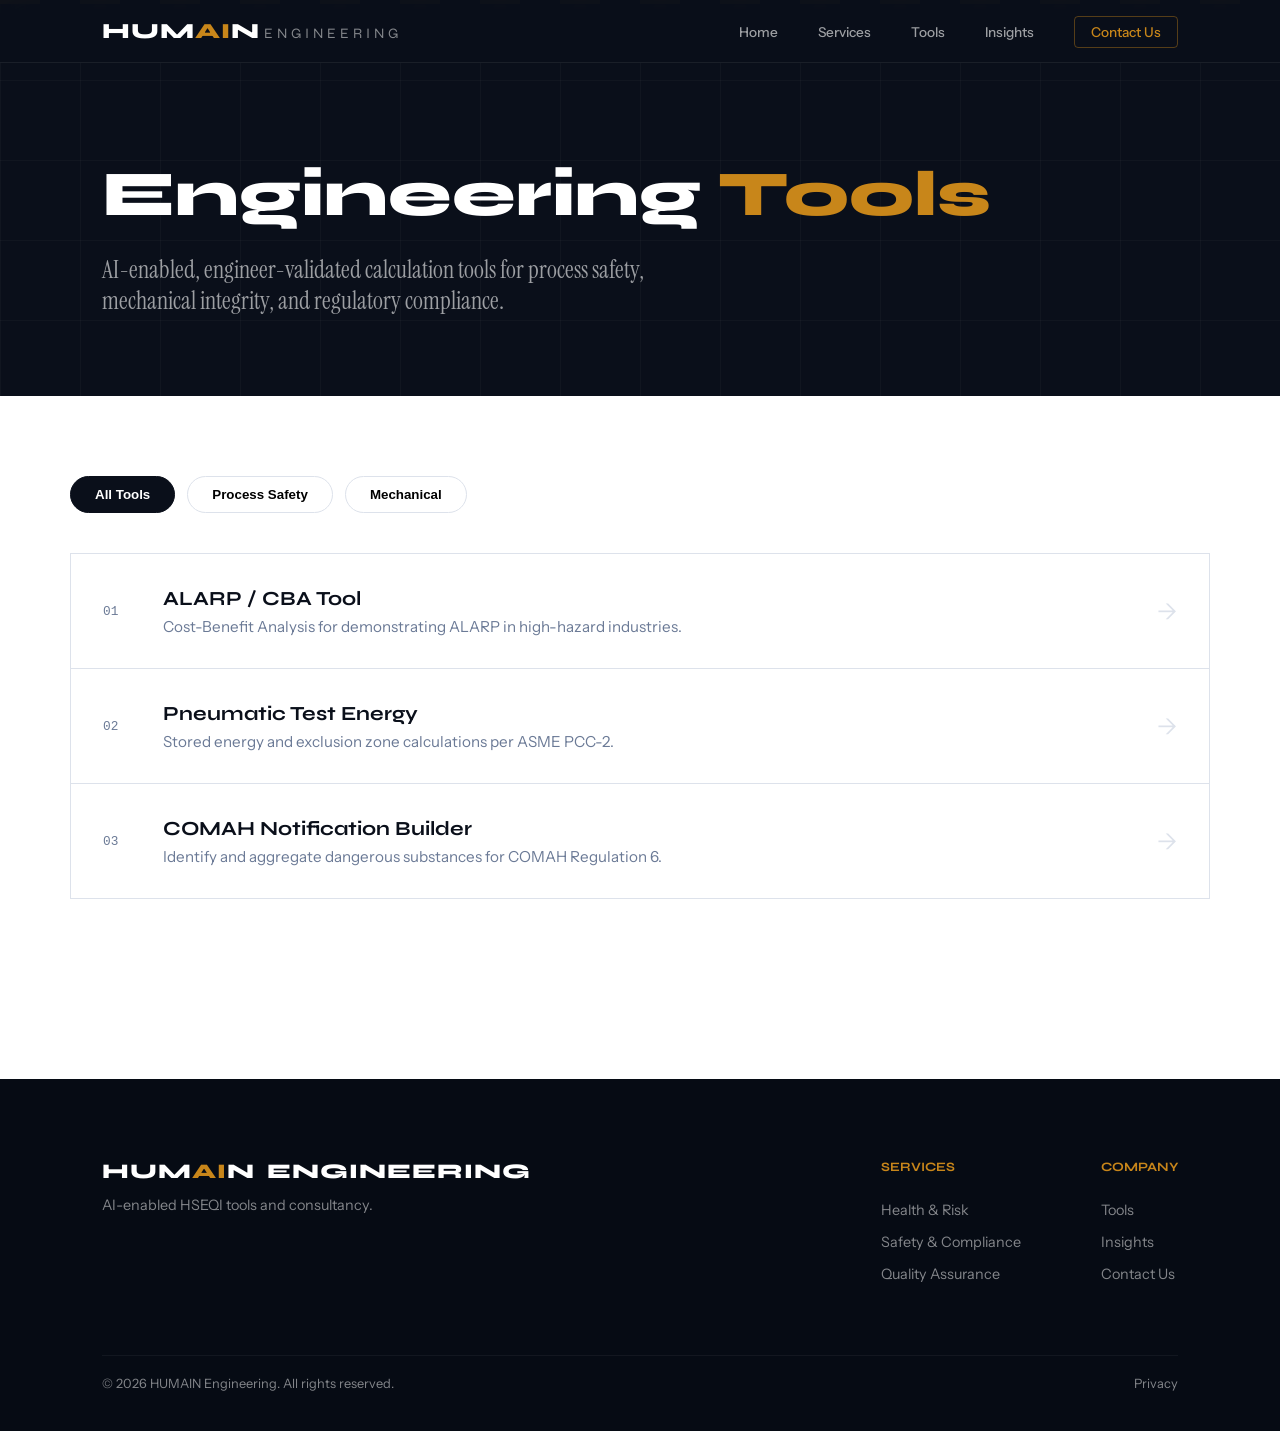
<file: tools/index.html>
<!DOCTYPE html>
<html lang="en">
<head>
  <meta charset="UTF-8"/>
  <meta name="viewport" content="width=device-width, initial-scale=1.0"/>
  <title>Engineering Tools — HUMAIN Engineering</title>
  <meta name="description" content="Free process safety and engineering calculation tools. ALARP/CBA, Pneumatic Pressure Test stored energy, and more — AI-generated, engineer-validated."/>
  
  <link rel="preconnect" href="https://fonts.googleapis.com">
  <link href="https://fonts.googleapis.com/css2?family=Syne:wght@400;600;700;800&family=Instrument+Sans:wght@400;500;600&family=Instrument+Serif:ital@0;1&display=swap" rel="stylesheet">
  
  <style>
    /* EXACT STYLES FROM INDEX.HTML */
    :root {
      --ink:       #0a0f1a;
      --ink-soft:  #1c2333;
      --steel:     #2d3a52;
      --fog:       #f2f4f7;
      --white:     #ffffff;
      --rule:      #dde2eb;
      --accent:    #c8861a;
      --accent2:   #1a6fc8;
      --muted:     #6b7a96;
      --live:      #1a9e6f;
    }

    *, *::before, *::after { box-sizing: border-box; margin: 0; padding: 0; }
    html { scroll-behavior: smooth; font-size: 16px; }
    body { font-family: 'Instrument Sans', sans-serif; background: var(--white); color: var(--ink); overflow-x: hidden; }
    .container { max-width: 1140px; margin: 0 auto; padding: 0 2rem; }

    /* NAV REPLICA */
    nav {
      position: fixed; top: 0; left: 0; right: 0; z-index: 200;
      background: rgba(10,15,26,0.96); backdrop-filter: blur(16px);
      border-bottom: 1px solid rgba(255,255,255,0.07);
    }
    .nav-inner { max-width: 1140px; margin: 0 auto; padding: 0 2rem; height: 62px; display: flex; align-items: center; justify-content: space-between; }
    .nav-brand { display: flex; align-items: baseline; text-decoration: none; }
    .nav-brand-hum { font-family:'Syne',sans-serif; font-weight:800; font-size:1.35rem; color:var(--white); letter-spacing:1px; }
    .nav-brand-ai { font-family:'Syne',sans-serif; font-weight:800; font-size:1.35rem; color:var(--accent); letter-spacing:1px; }
    .nav-brand-rest { font-family:'Syne',sans-serif; font-weight:400; font-size:0.9rem; color:rgba(255,255,255,0.5); letter-spacing:4px; margin-left:4px; }
    
    .nav-links { display:flex; gap:2.5rem; list-style:none; align-items: center; }
    .nav-links a { color:rgba(255,255,255,0.6); text-decoration:none; font-size:0.85rem; font-weight:500; }
    .nav-contact { color: var(--accent) !important; border: 1px solid rgba(200,134,26,0.4); padding: 7px 16px; border-radius: 4px; }

    /* HERO SECTION */
    .hero {
      background: var(--ink); padding: 160px 0 80px; position: relative; overflow: hidden; color: var(--white);
    }
    .hero-bg {
      position: absolute; inset: 0;
      background-image: linear-gradient(rgba(255,255,255,0.028) 1px, transparent 1px), linear-gradient(90deg, rgba(255,255,255,0.028) 1px, transparent 1px);
      background-size: 80px 80px;
    }
    .hero-stripe {
      position: absolute; top: 0; left: 0; right: 0; height: 4px;
      background: repeating-linear-gradient(90deg, var(--accent) 0px, var(--accent) 40px, var(--ink) 40px, var(--ink) 80px);
    }
    .hero-content { position: relative; z-index: 2; }
    .hero h1 { font-family: 'Syne', sans-serif; font-size: clamp(2.5rem, 5vw, 4rem); font-weight: 800; margin-bottom: 1.5rem; line-height: 1.1; }
    .hero p { font-family: 'Instrument Serif', serif; font-size: 1.5rem; color: rgba(255,255,255,0.6); max-width: 600px; }

    /* TOOLS LIST (MATCHING THE FEATURED TOOLS GRID STYLE) */
    .tools-section { padding: 80px 0; }
    .filter-bar { display: flex; gap: 12px; margin-bottom: 40px; }
    .filter-btn {
      padding: 10px 24px; border-radius: 100px; border: 1px solid var(--rule);
      background: transparent; font-weight: 600; cursor: pointer; transition: 0.2s;
    }
    .filter-btn.active { background: var(--ink); color: white; border-color: var(--ink); }

    .tools-grid { display: flex; flex-direction: column; border: 1px solid var(--rule); }
    .tool-row {
      display: grid; grid-template-columns: 60px 1fr auto; align-items: center;
      padding: 2rem; border-bottom: 1px solid var(--rule);
      text-decoration: none; color: inherit; transition: background 0.2s;
    }
    .tool-row:last-child { border-bottom: none; }
    .tool-row:hover { background: var(--fog); }
    .tool-row-num { font-family: 'Courier New', monospace; font-size: 0.8rem; color: var(--muted); }
    .tool-row-title { font-family: 'Syne', sans-serif; font-weight: 700; font-size: 1.25rem; margin-bottom: 6px; }
    .tool-row-desc { color: var(--muted); font-size: 0.95rem; }
    .tool-arrow { font-size: 1.5rem; color: var(--rule); transition: 0.2s; }
    .tool-row:hover .tool-arrow { color: var(--accent); transform: translateX(5px); }

    /* FOOTER (UPDATED LOGO WEIGHT) */
    footer { background: #060b14; color: var(--white); padding: 80px 0 40px; margin-top: 100px; }
    .footer-grid { display: flex; justify-content: space-between; flex-wrap: wrap; gap: 40px; margin-bottom: 60px; }
    
    /* Footer Logo: Bold "ENGINEERING" as requested */
    .footer-brand-name { font-family: 'Syne', sans-serif; font-weight: 800; font-size: 1.3rem; letter-spacing: 1px; }
    .footer-brand-name span { color: var(--accent); }
    .footer-brand-name .bold-eng { color: var(--white); margin-left: 5px; }

    .footer-nav { display: flex; gap: 80px; }
    .footer-col h4 { font-family: 'Syne', sans-serif; font-size: 0.8rem; text-transform: uppercase; margin-bottom: 24px; color: var(--accent); }
    .footer-col ul { list-style: none; }
    .footer-col li { margin-bottom: 12px; }
    .footer-col a { color: rgba(255,255,255,0.5); text-decoration: none; font-size: 0.9rem; }
    .footer-bottom { border-top: 1px solid rgba(255,255,255,0.1); padding-top: 20px; display: flex; justify-content: space-between; font-size: 0.8rem; opacity: 0.5; }
  </style>
</head>
<body>

<nav>
  <div class="nav-inner">
    <a href="/" class="nav-brand">
      <span class="nav-brand-hum">HUM</span><span class="nav-brand-ai">AI</span><span class="nav-brand-hum">N</span>
      <span class="nav-brand-rest">ENGINEERING</span>
    </a>
    <ul class="nav-links">
      <li><a href="/">Home</a></li>
      <li><a href="/services/">Services</a></li>
      <li><a href="/tools/">Tools</a></li>
      <li><a href="/insights/">Insights</a></li>
      <li><a href="/contact/" class="nav-contact">Contact Us</a></li>
    </ul>
  </div>
</nav>

<section class="hero">
  <div class="hero-bg"></div>
  <div class="hero-stripe"></div>
  <div class="container hero-content">
    <h1>Engineering <span style="color:var(--accent)">Tools</span></h1>
    <p>AI-enabled, engineer-validated calculation tools for process safety, mechanical integrity, and regulatory compliance.</p>
  </div>
</section>

<main class="container tools-section">
  <div class="filter-bar">
    <button class="filter-btn active" onclick="filter('all', this)">All Tools</button>
    <button class="filter-btn" onclick="filter('safety', this)">Process Safety</button>
    <button class="filter-btn" onclick="filter('mechanical', this)">Mechanical</button>
  </div>

  <div class="tools-grid">
    <a href="/tools/alarp-cba.html" class="tool-row" data-cat="safety">
      <div class="tool-row-num">01</div>
      <div>
        <div class="tool-row-title">ALARP / CBA Tool</div>
        <div class="tool-row-desc">Cost-Benefit Analysis for demonstrating ALARP in high-hazard industries.</div>
      </div>
      <div class="tool-arrow">→</div>
    </a>

    <a href="/tools/pneumatic-pressure-test.html" class="tool-row" data-cat="mechanical">
      <div class="tool-row-num">02</div>
      <div>
        <div class="tool-row-title">Pneumatic Test Energy</div>
        <div class="tool-row-desc">Stored energy and exclusion zone calculations per ASME PCC-2.</div>
      </div>
      <div class="tool-arrow">→</div>
    </a>

    <a href="/tools/HUMAIN_COMAH_Notification_Builder.html" class="tool-row" data-cat="safety">
      <div class="tool-row-num">03</div>
      <div>
        <div class="tool-row-title">COMAH Notification Builder</div>
        <div class="tool-row-desc">Identify and aggregate dangerous substances for COMAH Regulation 6.</div>
      </div>
      <div class="tool-arrow">→</div>
    </a>
  </div>
</main>

<footer>
  <div class="container">
    <div class="footer-grid">
      <div class="footer-brand">
        <div class="footer-brand-name">HUM<span>AI</span>N <span class="bold-eng">ENGINEERING</span></div>
        <div style="color: rgba(255,255,255,0.5); font-size: 0.9rem; margin-top: 12px;">AI-enabled HSEQI tools and consultancy.</div>
      </div>
      <div class="footer-nav">
        <div class="footer-col">
          <h4>Services</h4>
          <ul>
            <li><a href="/services/">Health & Risk</a></li>
            <li><a href="/services/">Safety & Compliance</a></li>
            <li><a href="/services/">Quality Assurance</a></li>
          </ul>
        </div>
        <div class="footer-col">
          <h4>Company</h4>
          <ul>
            <li><a href="/tools/">Tools</a></li>
            <li><a href="/insights/">Insights</a></li>
            <li><a href="/contact/">Contact Us</a></li>
          </ul>
        </div>
      </div>
    </div>
    <div class="footer-bottom">
      <div>© 2026 HUMAIN Engineering. All rights reserved.</div>
      <div><a href="/privacy/" style="color:inherit; text-decoration:none;">Privacy</a></div>
    </div>
  </div>
</footer>

<script>
function filter(cat, btn) {
  document.querySelectorAll('.filter-btn').forEach(b => b.classList.remove('active'));
  btn.classList.add('active');
  document.querySelectorAll('.tool-row').forEach(row => {
    row.style.display = (cat === 'all' || row.getAttribute('data-cat') === cat) ? 'grid' : 'none';
  });
}
</script>

</body>
</html>
</file>
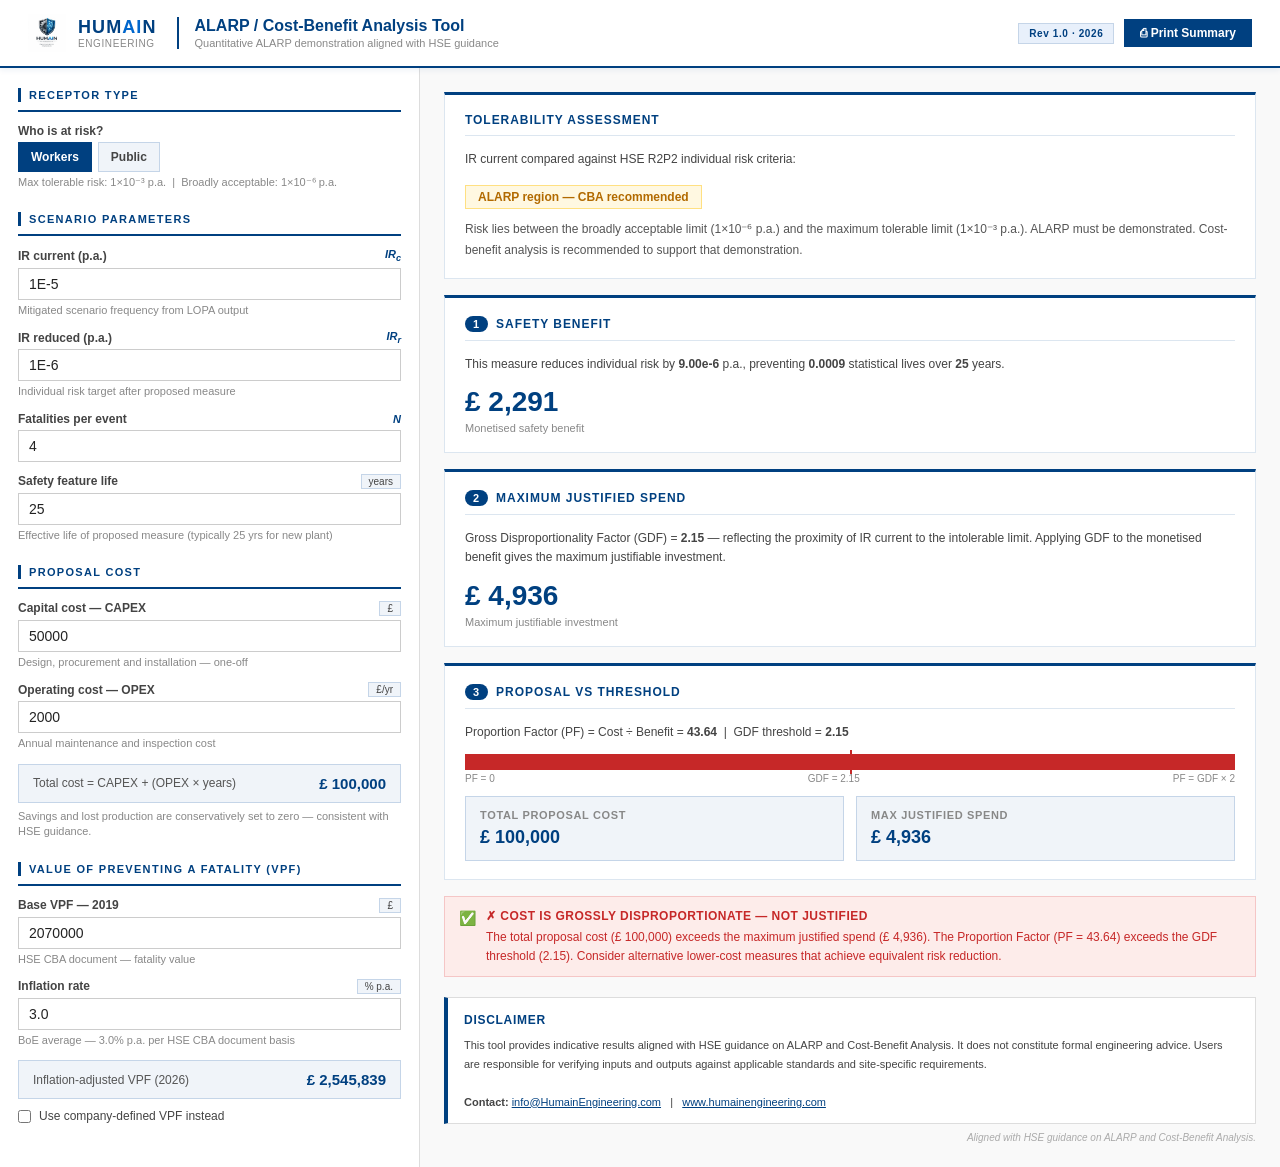
<file: tools/Alarp_CBA_Tool.html>
<!DOCTYPE html>
<html lang="en">
<head>
<meta charset="UTF-8">
<meta name="viewport" content="width=device-width, initial-scale=1.0">
<title>ALARP / Cost-Benefit Analysis Tool | HUMAIN Engineering</title>
<style>
*{box-sizing:border-box;margin:0;padding:0;}
html{scroll-behavior:smooth;}
body{background:#f9f9f9;color:#222;font-family:Arial,sans-serif;font-size:14px;min-height:100vh;}

/* ═══ HEADER ═══ */
header{
  display:flex;align-items:center;gap:16px;
  padding:14px 28px;
  border-bottom:2px solid #004080;
  background:#fff;
  position:sticky;top:0;z-index:200;
  box-shadow:0 2px 6px rgba(0,64,128,0.08);
}
.logo{display:flex;align-items:center;gap:12px;text-decoration:none;}
.logo img{height:38px;width:auto;}
.logo-text{display:flex;flex-direction:column;}
.logo-text .brand{font-size:18px;font-weight:bold;color:#004080;letter-spacing:0.06em;line-height:1;}
.logo-text .brand em{color:#0066cc;font-style:normal;}
.logo-text .sub{font-size:10px;color:#888;letter-spacing:0.06em;margin-top:2px;}
.header-title{border-left:2px solid #004080;padding-left:16px;margin-left:4px;}
.header-title h1{font-size:16px;font-weight:bold;color:#004080;}
.header-title p{font-size:11px;color:#888;margin-top:2px;}
.header-right{margin-left:auto;display:flex;align-items:center;gap:10px;}
.code-badge{font-size:10px;letter-spacing:0.06em;padding:4px 10px;background:#e8f0fb;border:1px solid #c5d5e8;color:#004080;font-weight:bold;}
.print-btn{font-size:12px;font-weight:bold;padding:7px 16px;background:#004080;border:none;color:#fff;cursor:pointer;transition:background 0.15s;}
.print-btn:hover{background:#0066cc;}

/* ═══ MAIN GRID ═══ */
.main{display:grid;grid-template-columns:420px 1fr;min-height:calc(100vh - 66px);}

/* ═══ LEFT PANEL ═══ */
.left{border-right:1px solid #ddd;padding:20px 18px;overflow-y:auto;background:#fff;}
.section{margin-bottom:22px;}
.sec-head{
  font-size:11px;font-weight:bold;letter-spacing:0.12em;text-transform:uppercase;
  color:#004080;display:flex;align-items:center;gap:8px;
  padding-bottom:8px;border-bottom:2px solid #004080;margin-bottom:12px;
}
.sec-head::before{content:'';display:block;width:3px;height:14px;background:#004080;flex-shrink:0;}

.field{margin-bottom:12px;}
.field label{display:flex;justify-content:space-between;align-items:center;margin-bottom:4px;font-size:12px;font-weight:bold;color:#444;}
.field label .unit-tag{font-size:10px;background:#f0f4f9;color:#444;padding:1px 7px;border:1px solid #c5d5e8;font-weight:normal;}
.field label .sym{font-size:11px;color:#004080;font-style:italic;}
input[type=number],select,input[type=text]{
  width:100%;background:#fff;border:1px solid #ccc;color:#222;
  font-family:Arial,sans-serif;font-size:14px;padding:7px 10px;
  outline:none;transition:border-color 0.15s;appearance:none;-moz-appearance:textfield;border-radius:0;
}
input[type=number]::-webkit-outer-spin-button,input[type=number]::-webkit-inner-spin-button{-webkit-appearance:none;}
input[type=number]:focus,select:focus,input[type=text]:focus{border-color:#004080;box-shadow:0 0 0 2px rgba(0,64,128,0.1);}
select{cursor:pointer;background-image:url("data:image/svg+xml,%3Csvg xmlns='http://www.w3.org/2000/svg' width='10' height='6'%3E%3Cpath d='M0 0l5 6 5-6z' fill='%23888'/%3E%3C/svg%3E");background-repeat:no-repeat;background-position:right 10px center;padding-right:28px;}
.field-hint{font-size:11px;color:#888;margin-top:3px;line-height:1.4;}

.radio-btn{display:flex;align-items:center;gap:6px;background:#f0f4f9;border:1px solid #c5d5e8;padding:7px 12px;cursor:pointer;font-size:12px;font-weight:bold;color:#444;transition:all 0.15s;user-select:none;}
.radio-btn.active{background:#004080;border-color:#004080;color:#fff;}
.radio-btn:hover:not(.active){background:#dce6f0;border-color:#004080;color:#004080;}
.radio-row{display:flex;gap:6px;flex-wrap:wrap;}

/* cost total box */
.calc-box{background:#f0f4f9;border:1px solid #c5d5e8;padding:10px 14px;display:flex;justify-content:space-between;align-items:center;margin-top:4px;}
.calc-box-label{font-size:12px;color:#555;}
.calc-box-value{font-size:15px;font-weight:bold;color:#004080;}

/* VPF override */
.toggle-row{display:flex;align-items:center;gap:8px;margin-top:10px;margin-bottom:10px;}
.toggle-row input[type=checkbox]{width:auto;margin:0;cursor:pointer;}
.toggle-row label{font-size:12px;color:#444;margin:0;font-weight:normal;cursor:pointer;}

.warning-inline{font-size:11px;color:#c62828;margin-top:4px;display:none;}

/* alert boxes */
.alert{padding:10px 14px;margin-top:8px;display:flex;gap:10px;align-items:flex-start;font-size:12px;line-height:1.5;}
.alert .al-icon{font-size:14px;flex-shrink:0;margin-top:1px;}
.alert.red{background:#fdecea;border:1px solid #f5c6c6;color:#c62828;}
.alert.yellow{background:#fff8e1;border:1px solid #ffe082;color:#b26a00;}
.alert.green{background:#e8f5e9;border:1px solid #c8e6c9;color:#2e7d32;}
.alert.blue{background:#e8f0fb;border:1px solid #c5d5e8;color:#004080;}
.alert-title{font-size:12px;font-weight:bold;text-transform:uppercase;letter-spacing:0.04em;margin-bottom:3px;}

/* ═══ RIGHT PANEL ═══ */
.right{padding:24px;overflow-y:auto;background:#f9f9f9;}

/* results idle */
.results-idle{display:flex;flex-direction:column;align-items:center;justify-content:center;min-height:300px;border:2px dashed #ddd;background:#fff;color:#888;gap:12px;}
.results-idle .idle-icon{font-size:36px;opacity:0.3;}
.results-idle p{font-size:12px;letter-spacing:0.04em;}

/* result cards */
.r-card{background:#fff;border:1px solid #dce6f0;padding:18px 20px;border-top:3px solid #004080;margin-bottom:16px;}
.r-card-title{font-size:12px;font-weight:bold;letter-spacing:0.08em;text-transform:uppercase;color:#004080;margin-bottom:14px;padding-bottom:8px;border-bottom:1px solid #dce6f0;display:flex;align-items:center;gap:8px;}
.r-card-title .step{font-size:11px;font-weight:bold;background:#004080;color:#fff;padding:2px 8px;border-radius:50px;}

.val-row{display:flex;justify-content:space-between;align-items:baseline;padding:6px 0;border-bottom:1px solid #dce6f0;}
.val-row:last-child{border-bottom:none;}
.val-label{font-size:12px;color:#444;}
.val-num{font-size:16px;font-weight:bold;color:#004080;display:flex;align-items:baseline;gap:5px;}
.val-num .u{font-size:11px;color:#888;font-weight:normal;}

/* step body text */
.step-body{font-size:12px;color:#444;line-height:1.6;margin-bottom:12px;}

/* big value */
.big-val{font-size:28px;font-weight:bold;color:#004080;margin:8px 0 4px;}

/* PF bar */
.pf-bar-wrap{margin:10px 0;}
.pf-bar-track{background:#e0e8f0;height:16px;position:relative;overflow:visible;}
.pf-bar-fill{height:16px;transition:width 0.4s;}
.pf-bar-fill.safe{background:#2e7d32;}
.pf-bar-fill.warn{background:#b26a00;}
.pf-bar-fill.danger{background:#c62828;}
.pf-bar-marker{position:absolute;top:-4px;width:2px;background:#c62828;height:24px;}
.pf-labels{display:flex;justify-content:space-between;font-size:10px;color:#888;margin-top:3px;}

/* tol badge */
.tol-badge{display:inline-block;padding:4px 12px;font-size:12px;font-weight:bold;margin-top:4px;}
.tol-intolerable{background:#fdecea;color:#c62828;border:1px solid #f5c6c6;}
.tol-alarp{background:#fff8e1;color:#b26a00;border:1px solid #ffe082;}
.tol-acceptable{background:#e8f5e9;color:#2e7d32;border:1px solid #c8e6c9;}

/* cost comparison row */
.compare-row{display:flex;gap:12px;margin-top:12px;}
.compare-box{flex:1;background:#f0f4f9;border:1px solid #c5d5e8;padding:12px 14px;}
.compare-box .cb-label{font-size:11px;font-weight:bold;letter-spacing:0.06em;text-transform:uppercase;color:#888;margin-bottom:6px;}
.compare-box .cb-val{font-size:18px;font-weight:bold;color:#004080;}

/* disclaimer */
.disclaimer{background:#fff;border:1px solid #ddd;border-left:4px solid #004080;padding:12px 16px;font-size:11px;color:#444;line-height:1.7;margin-top:20px;}
.disclaimer .sn-title{font-size:12px;font-weight:bold;letter-spacing:0.06em;text-transform:uppercase;color:#004080;margin-bottom:6px;}

/* align note */
.align-note{font-size:10px;color:#aaa;text-align:right;margin-top:8px;font-style:italic;}

/* print */
@media print{
  header,.results-idle,.print-btn{display:none!important;}
  body{background:#fff;}
  .main{display:block;}
  .left{display:none;}
  .right{padding:16px;background:#fff;}
  .r-card{border:1px solid #ccc;page-break-inside:avoid;margin-bottom:12px;}
  .print-header{display:block!important;}
  @page{size:A4;margin:14mm;}
}
.print-header{display:none;margin-bottom:16px;padding-bottom:10px;border-bottom:2px solid #004080;}
.print-header h2{font-size:16px;font-weight:bold;color:#004080;}
.print-header p{font-size:11px;color:#666;margin-top:3px;}

@media(max-width:860px){.main{grid-template-columns:1fr;}.left{border-right:none;border-bottom:1px solid #ddd;}}
</style>
</head>
<body>

<header>
  <div class="logo">
    <img src="[data-uri]" alt="HUMAIN Engineering" />
    <div class="logo-text">
      <div class="brand">HUM<em>AI</em>N</div>
      <div class="sub">ENGINEERING</div>
    </div>
  </div>
  <div class="header-title">
    <h1>ALARP / Cost-Benefit Analysis Tool</h1>
    <p>Quantitative ALARP demonstration aligned with HSE guidance</p>
  </div>
  <div class="header-right">
    <div class="code-badge">Rev 1.0 &middot; 2026</div>
    <button class="print-btn" onclick="window.print()">&#x2399; Print Summary</button>
  </div>
</header>

<div class="main">

<!-- ══════════ LEFT PANEL ══════════ -->
<div class="left">

  <!-- Print header -->
  <div class="print-header">
    <h2>HUMAIN Engineering &mdash; ALARP / Cost-Benefit Analysis Tool</h2>
    <p>Aligned with HSE R2P2 &amp; SPC/Permissioning/37 | Generated: <span id="printDate"></span></p>
  </div>

  <!-- RECEPTOR -->
  <div class="section">
    <div class="sec-head">Receptor Type</div>
    <div class="field">
      <label>Who is at risk?</label>
      <div class="radio-row" id="receptorRow">
        <div class="radio-btn active" data-val="worker" onclick="selectReceptor(this)">Workers</div>
        <div class="radio-btn" data-val="public" onclick="selectReceptor(this)">Public</div>
      </div>
      <div class="field-hint" id="receptor_hint">Max tolerable risk: 1&times;10&#8315;&#179; p.a. &nbsp;|&nbsp; Broadly acceptable: 1&times;10&#8315;&#8310; p.a.</div>
    </div>
  </div>

  <!-- SCENARIO -->
  <div class="section">
    <div class="sec-head">Scenario Parameters</div>
    <div class="field">
      <label>IR current (p.a.) <span class="sym">IR<sub>c</sub></span></label>
      <input type="text" id="ir_current" value="1E-5" oninput="calculate()" placeholder="e.g. 1E-5" />
      <div class="field-hint">Mitigated scenario frequency from LOPA output</div>
    </div>
    <div class="field">
      <label>IR reduced (p.a.) <span class="sym">IR<sub>r</sub></span></label>
      <input type="text" id="ir_reduced" value="1E-6" oninput="calculate()" placeholder="e.g. 1E-6" />
      <div class="field-hint">Individual risk target after proposed measure</div>
    </div>
    <div class="warning-inline" id="ir_warning">&#9888; IR reduced must be less than IR current and greater than zero.</div>
    <div class="field">
      <label>Fatalities per event <span class="sym">N</span></label>
      <input type="number" id="fatalities" value="4" min="1" oninput="calculate()" />
    </div>
    <div class="field">
      <label>Safety feature life <span class="unit-tag">years</span></label>
      <input type="number" id="years" value="25" min="1" oninput="calculate()" />
      <div class="field-hint">Effective life of proposed measure (typically 25 yrs for new plant)</div>
    </div>
  </div>

  <!-- COST -->
  <div class="section">
    <div class="sec-head">Proposal Cost</div>
    <div class="field">
      <label>Capital cost &mdash; CAPEX <span class="unit-tag">&pound;</span></label>
      <input type="number" id="capex" value="50000" min="0" oninput="calculate()" />
      <div class="field-hint">Design, procurement and installation &mdash; one-off</div>
    </div>
    <div class="field">
      <label>Operating cost &mdash; OPEX <span class="unit-tag">&pound;/yr</span></label>
      <input type="number" id="opex" value="2000" min="0" oninput="calculate()" />
      <div class="field-hint">Annual maintenance and inspection cost</div>
    </div>
    <div class="calc-box">
      <span class="calc-box-label">Total cost = CAPEX + (OPEX &times; years)</span>
      <span class="calc-box-value" id="total_cost_display">&pound; 100,000</span>
    </div>
    <div class="field-hint" style="margin-top:6px;">Savings and lost production are conservatively set to zero &mdash; consistent with HSE guidance.</div>
  </div>

  <!-- VPF -->
  <div class="section">
    <div class="sec-head">Value of Preventing a Fatality (VPF)</div>
    <div class="field">
      <label>Base VPF &mdash; 2019 <span class="unit-tag">&pound;</span></label>
      <input type="number" id="cpl_base" value="2070000" min="0" oninput="calculate()" />
      <div class="field-hint">HSE CBA document &mdash; fatality value</div>
    </div>
    <div class="field">
      <label>Inflation rate <span class="unit-tag">% p.a.</span></label>
      <input type="number" id="inflation_rate" value="3.0" step="0.1" min="0" oninput="calculate()" />
      <div class="field-hint">BoE average &mdash; 3.0% p.a. per HSE CBA document basis</div>
    </div>
    <div class="calc-box">
      <span class="calc-box-label">Inflation-adjusted VPF (<span id="current_year_label">2026</span>)</span>
      <span class="calc-box-value" id="cpl_adjusted">&pound; 2,546,482</span>
    </div>
    <div class="toggle-row">
      <input type="checkbox" id="cpl_override_toggle" onchange="toggleVPF()" />
      <label for="cpl_override_toggle">Use company-defined VPF instead</label>
    </div>
    <div id="cpl_override_section" style="display:none;">
      <div class="field">
        <label>Company VPF <span class="unit-tag">&pound;</span></label>
        <input type="number" id="cpl_custom" value="5000000" min="0" oninput="calculate()" />
        <div class="field-hint">Some companies set VPF at &pound;5,000,000 or higher</div>
      </div>
    </div>
  </div>

</div><!-- /left -->

<!-- ══════════ RIGHT PANEL ══════════ -->
<div class="right">

  <!-- Idle state -->
  <div class="results-idle" id="resultsIdle" style="display:none;">
    <div class="idle-icon">&#x29C6;</div>
    <p>Enter parameters to generate CBA results</p>
  </div>

  <!-- Tolerability -->
  <div class="r-card" id="tolCard">
    <div class="r-card-title">Tolerability Assessment</div>
    <div class="step-body">IR current compared against HSE R2P2 individual risk criteria:</div>
    <div id="tol_badge" class="tol-badge tol-alarp">ALARP region &mdash; CBA recommended</div>
    <div style="margin-top:10px;font-size:12px;color:#555;line-height:1.7;" id="tol_detail">
      Risk lies between the broadly acceptable limit (1&times;10&#8315;&#8310; p.a.) and the maximum tolerable limit.
      ALARP must be demonstrated. Cost-benefit analysis is recommended to support that demonstration.
    </div>
  </div>

  <!-- Step 1 -->
  <div class="r-card" id="step1Card">
    <div class="r-card-title"><span class="step">1</span> Safety Benefit</div>
    <div class="step-body" id="s1_body">This measure reduces individual risk by &mdash; p.a., preventing &mdash; statistical lives over &mdash; years.</div>
    <div class="big-val" id="s1_benefit">&mdash;</div>
    <div style="font-size:11px;color:#888;">Monetised safety benefit</div>
  </div>

  <!-- Step 2 -->
  <div class="r-card" id="step2Card">
    <div class="r-card-title"><span class="step">2</span> Maximum Justified Spend</div>
    <div class="step-body" id="s2_body">Gross Disproportionality Factor (GDF) = &mdash; &mdash; reflecting the proximity of IR current to the intolerable limit.</div>
    <div class="big-val" id="s2_max_spend">&mdash;</div>
    <div style="font-size:11px;color:#888;">Maximum justifiable investment</div>
  </div>

  <!-- Step 3 -->
  <div class="r-card" id="step3Card">
    <div class="r-card-title"><span class="step">3</span> Proposal vs Threshold</div>
    <div class="step-body">
      Proportion Factor (PF) = Cost &divide; Benefit = <strong id="s3_pf">&mdash;</strong>
      &nbsp;|&nbsp; GDF threshold = <strong id="s3_gdf_thresh">&mdash;</strong>
    </div>
    <div class="pf-bar-wrap">
      <div class="pf-bar-track" id="pf_track">
        <div class="pf-bar-fill safe" id="pf_fill" style="width:0%;"></div>
        <div class="pf-bar-marker" id="pf_marker" style="left:50%;"></div>
      </div>
      <div class="pf-labels">
        <span>PF = 0</span>
        <span id="pf_label_mid">GDF</span>
        <span>PF = GDF &times; 2</span>
      </div>
    </div>
    <div class="compare-row">
      <div class="compare-box">
        <div class="cb-label">Total proposal cost</div>
        <div class="cb-val" id="s3_cost">&mdash;</div>
      </div>
      <div class="compare-box">
        <div class="cb-label">Max justified spend</div>
        <div class="cb-val" id="s3_max">&mdash;</div>
      </div>
    </div>
  </div>

  <!-- Verdict -->
  <div id="verdict_card" class="alert green">
    <div class="al-icon">&#9989;</div>
    <div>
      <div class="alert-title" id="verdict_title">Measure is justified &mdash; adopt it</div>
      <div id="verdict_body" style="font-size:12px;line-height:1.6;">Enter parameters to generate results.</div>
    </div>
  </div>

  <!-- Disclaimer -->
  <div class="disclaimer">
    <div class="sn-title">Disclaimer</div>
    This tool provides indicative results aligned with HSE guidance on ALARP and Cost-Benefit Analysis.
    It does not constitute formal engineering advice. Users are responsible for verifying inputs and outputs
    against applicable standards and site-specific requirements.
    <br/><br/>
    <strong>Contact:</strong> <a href="mailto:info@HumainEngineering.com" style="color:#004080;">info@HumainEngineering.com</a>
    &nbsp;&nbsp;|&nbsp;&nbsp;
    <a href="https://www.humainengineering.com" target="_blank" style="color:#004080;">www.humainengineering.com</a>
  </div>
  <div class="align-note">Aligned with HSE guidance on ALARP and Cost-Benefit Analysis.</div>

</div><!-- /right -->
</div><!-- /main -->

<script>
document.getElementById('printDate').textContent = new Date().toLocaleDateString('en-GB');

function selectReceptor(el){
  document.querySelectorAll('#receptorRow .radio-btn').forEach(b=>b.classList.remove('active'));
  el.classList.add('active');
  const hint = document.getElementById('receptor_hint');
  if(el.dataset.val==='worker'){
    hint.textContent='Max tolerable risk: 1×10⁻³ p.a.  |  Broadly acceptable: 1×10⁻⁶ p.a.';
  } else {
    hint.textContent='Max tolerable risk: 1×10⁻⁴ p.a.  |  Broadly acceptable: 1×10⁻⁶ p.a.';
  }
  calculate();
}

function toggleVPF(){
  const on=document.getElementById('cpl_override_toggle').checked;
  document.getElementById('cpl_override_section').style.display=on?'block':'none';
  calculate();
}

function parseIR(v){return parseFloat(v.toString().trim().replace(/\s/g,'').toUpperCase());}
function fmtMoney(v){if(!isFinite(v)||isNaN(v))return'—';return'£ '+Math.round(v).toLocaleString('en-GB');}
function fmtSci(v){if(!isFinite(v)||isNaN(v))return'—';return v.toExponential(2);}

function calcVPF(){
  const base=parseFloat(document.getElementById('cpl_base').value)||2070000;
  const rate=(parseFloat(document.getElementById('inflation_rate').value)||3.0)/100;
  const yr=new Date().getFullYear();
  document.getElementById('current_year_label').textContent=yr;
  return base*Math.pow(1+rate,yr-2019);
}

function setVerdict(type,title,body){
  const v=document.getElementById('verdict_card');
  const t=document.getElementById('verdict_title');
  v.className='alert '+(type==='justified'||type==='acceptable'?'green':(type==='alarp_info'?'yellow':'red'));
  t.textContent=title;
  document.getElementById('verdict_body').textContent=body;
}

function updatePFBar(pf,gdf){
  const maxScale=gdf*2;
  const pct=Math.min((pf/maxScale)*100,100);
  const markerPct=Math.min((gdf/maxScale)*100,100);
  const fill=document.getElementById('pf_fill');
  fill.style.width=pct+'%';
  if(pf<=gdf*0.7)fill.className='pf-bar-fill safe';
  else if(pf<=gdf)fill.className='pf-bar-fill warn';
  else fill.className='pf-bar-fill danger';
  document.getElementById('pf_marker').style.left=markerPct+'%';
  document.getElementById('pf_label_mid').textContent='GDF = '+gdf.toFixed(2);
}

function calculate(){
  const receptorEl=document.querySelector('#receptorRow .radio-btn.active');
  const receptor=receptorEl?receptorEl.dataset.val:'worker';
  const ir_current=parseIR(document.getElementById('ir_current').value);
  const ir_reduced=parseIR(document.getElementById('ir_reduced').value);
  const N=parseFloat(document.getElementById('fatalities').value)||0;
  const t=parseFloat(document.getElementById('years').value)||0;
  const capex=parseFloat(document.getElementById('capex').value)||0;
  const opex=parseFloat(document.getElementById('opex').value)||0;
  const total_cost=capex+(opex*t);

  document.getElementById('total_cost_display').textContent='£ '+Math.round(total_cost).toLocaleString('en-GB');
  document.getElementById('s3_cost').textContent=fmtMoney(total_cost);

  const useOverride=document.getElementById('cpl_override_toggle').checked;
  let vpf;
  if(useOverride){
    vpf=parseFloat(document.getElementById('cpl_custom').value)||0;
    document.getElementById('cpl_adjusted').textContent=fmtMoney(vpf);
  } else {
    vpf=calcVPF();
    document.getElementById('cpl_adjusted').textContent=fmtMoney(vpf);
  }

  const irWarn=document.getElementById('ir_warning');
  if(!isFinite(ir_current)||!isFinite(ir_reduced)||ir_reduced>=ir_current||ir_reduced<=0||ir_current<=0){
    irWarn.style.display='block';
    document.getElementById('s1_benefit').textContent='—';
    document.getElementById('s2_max_spend').textContent='—';
    document.getElementById('s3_pf').textContent='—';
    document.getElementById('s3_gdf_thresh').textContent='—';
    document.getElementById('s3_max').textContent='—';
    document.getElementById('pf_fill').style.width='0%';
    setVerdict('red','—','Please correct the input values.');
    return;
  } else {irWarn.style.display='none';}

  const ba=1e-6;
  const maxTol=receptor==='worker'?1e-3:1e-4;
  const maxTolLabel=receptor==='worker'?'1×10⁻³':'1×10⁻⁴';

  const badge=document.getElementById('tol_badge');
  const detail=document.getElementById('tol_detail');

  if(ir_current>maxTol){
    badge.className='tol-badge tol-intolerable';
    badge.textContent='Intolerable region — risk must be reduced regardless of cost';
    detail.textContent='IR current exceeds the maximum tolerable risk ('+maxTolLabel+' p.a.). Risk reduction is mandatory irrespective of cost. CBA does not apply in this region.';
    document.getElementById('s1_benefit').textContent='N/A';
    document.getElementById('s2_max_spend').textContent='N/A';
    document.getElementById('s3_pf').textContent='N/A';
    document.getElementById('s3_gdf_thresh').textContent='N/A';
    document.getElementById('s3_max').textContent='N/A';
    document.getElementById('pf_fill').style.width='0%';
    setVerdict('red','Risk is intolerable — reduction mandatory','IR current is above the maximum tolerable risk. Risk reduction must be implemented regardless of cost.'); return;
  } else if(ir_current<=ba){
    badge.className='tol-badge tol-acceptable';
    badge.textContent='Broadly acceptable — no further action required';
    detail.textContent='IR current is at or below the broadly acceptable limit (1×10⁻⁶ p.a.). Risk is negligible. No ALARP demonstration required.';
    document.getElementById('s1_benefit').textContent='N/A';
    document.getElementById('s2_max_spend').textContent='N/A';
    document.getElementById('s3_pf').textContent='N/A';
    document.getElementById('s3_gdf_thresh').textContent='N/A';
    document.getElementById('s3_max').textContent='N/A';
    document.getElementById('pf_fill').style.width='0%';
    setVerdict('acceptable','Risk is broadly acceptable — no further action required','IR current is at or below the broadly acceptable risk limit. No further expenditure on risk reduction is required.'); return;
  } else {
    badge.className='tol-badge tol-alarp';
    badge.textContent='ALARP region — CBA recommended';
    detail.textContent='Risk lies between the broadly acceptable limit (1×10⁻⁶ p.a.) and the maximum tolerable limit ('+maxTolLabel+' p.a.). ALARP must be demonstrated. Cost-benefit analysis is recommended to support that demonstration.';
  }

  const gdf=Math.min(Math.max(Math.pow(10,(Math.log10(ir_current)-Math.log10(ba))/(Math.log10(maxTol)-Math.log10(ba))),1),10);
  const delta_ir=ir_current-ir_reduced;
  const lives_saved=delta_ir*N*t;
  const benefit=lives_saved*vpf;
  const max_spend=gdf*benefit;
  const pf=total_cost/benefit;

  document.getElementById('s1_body').innerHTML='This measure reduces individual risk by <strong>'+fmtSci(delta_ir)+'</strong> p.a., preventing <strong>'+lives_saved.toFixed(4)+'</strong> statistical lives over <strong>'+t+'</strong> years.';
  document.getElementById('s1_benefit').textContent=fmtMoney(benefit);
  document.getElementById('s2_body').innerHTML='Gross Disproportionality Factor (GDF) = <strong>'+gdf.toFixed(2)+'</strong> — reflecting the proximity of IR current to the intolerable limit. Applying GDF to the monetised benefit gives the maximum justifiable investment.';
  document.getElementById('s2_max_spend').textContent=fmtMoney(max_spend);
  document.getElementById('s3_pf').textContent=isFinite(pf)?pf.toFixed(2):'—';
  document.getElementById('s3_gdf_thresh').textContent=gdf.toFixed(2);
  document.getElementById('s3_max').textContent=fmtMoney(max_spend);
  updatePFBar(isFinite(pf)?pf:0,gdf);

  if(total_cost<=max_spend){
    setVerdict('justified','✓ Measure is justified — adopt it',
      'The total proposal cost ('+fmtMoney(total_cost)+') is within the maximum justified spend ('+fmtMoney(max_spend)+'). The Proportion Factor (PF = '+pf.toFixed(2)+') is below the GDF threshold ('+gdf.toFixed(2)+'). The cost of this risk reduction measure is not grossly disproportionate to the safety benefit. The measure should be implemented.');
  } else {
    setVerdict('red','✗ Cost is grossly disproportionate — not justified',
      'The total proposal cost ('+fmtMoney(total_cost)+') exceeds the maximum justified spend ('+fmtMoney(max_spend)+'). The Proportion Factor (PF = '+pf.toFixed(2)+') exceeds the GDF threshold ('+gdf.toFixed(2)+'). Consider alternative lower-cost measures that achieve equivalent risk reduction.');
  }
}

calculate();
</script>
</body>
</html>
</file>
